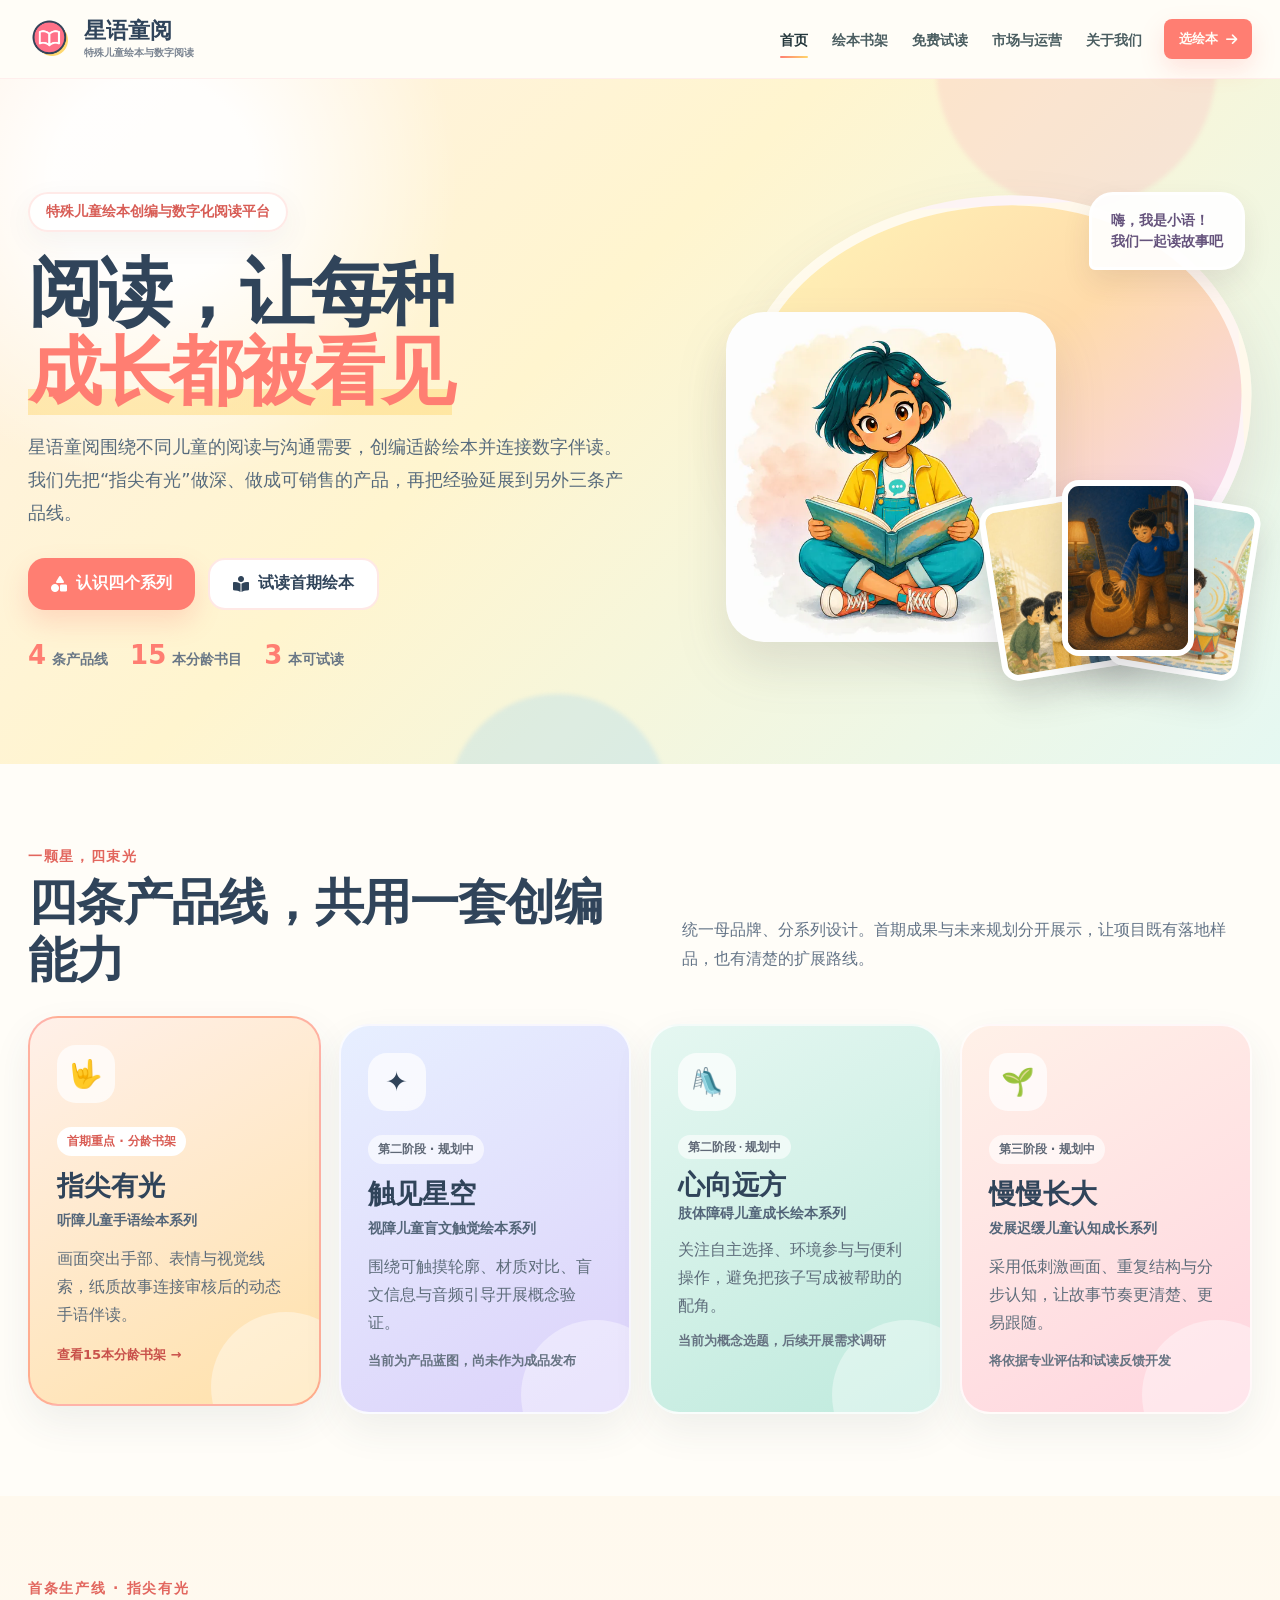
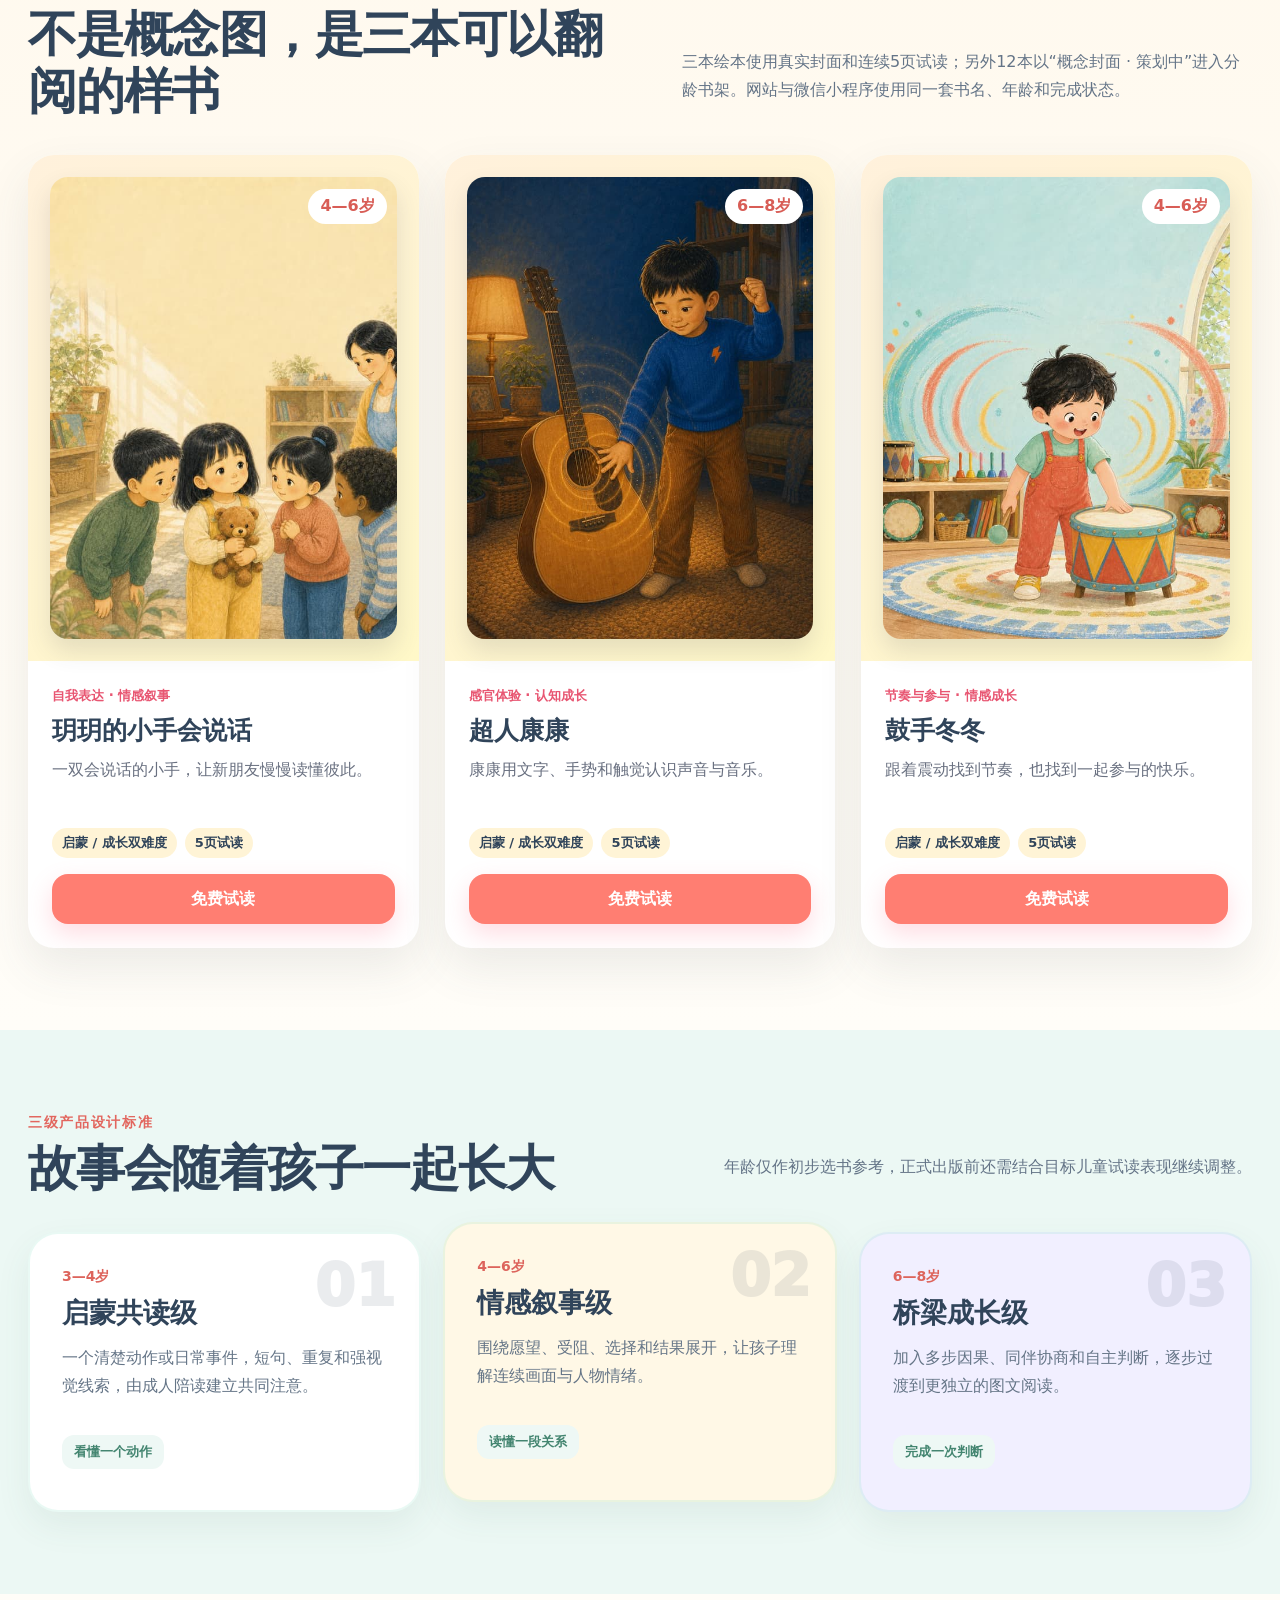
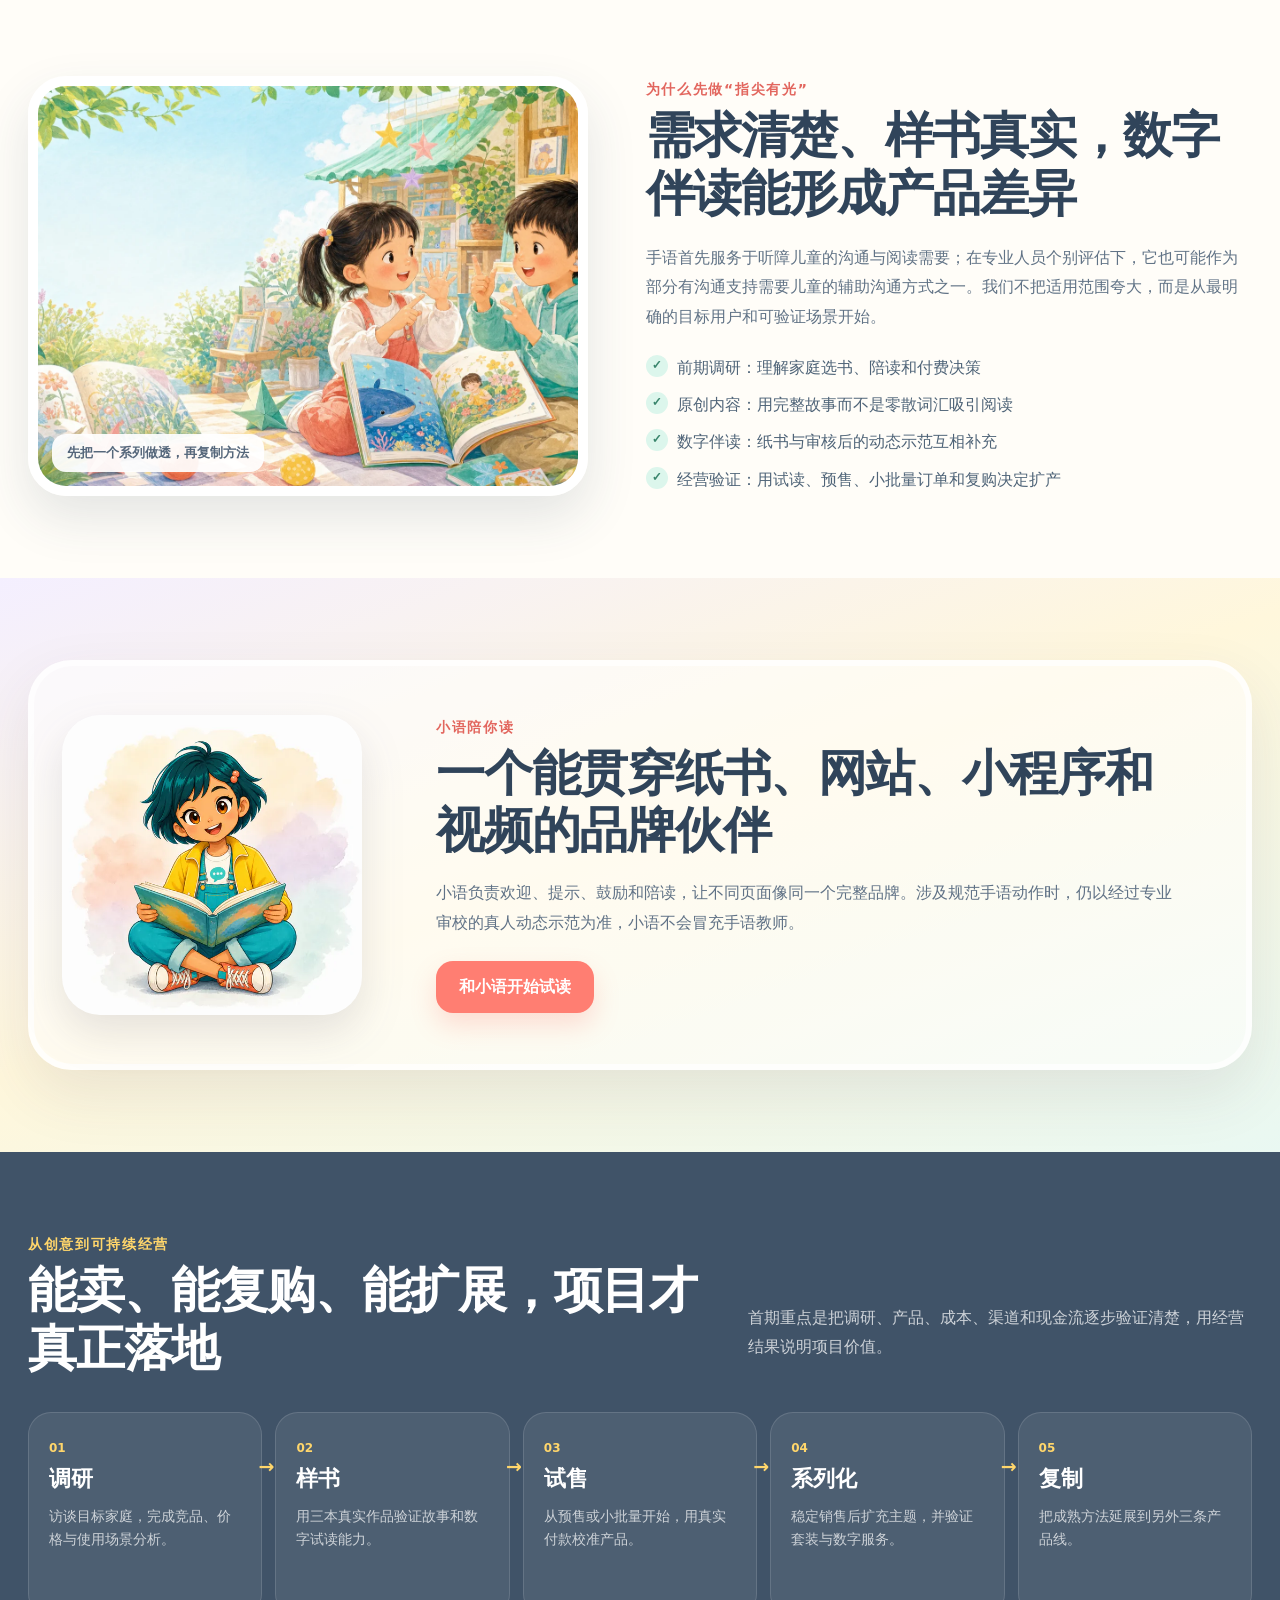
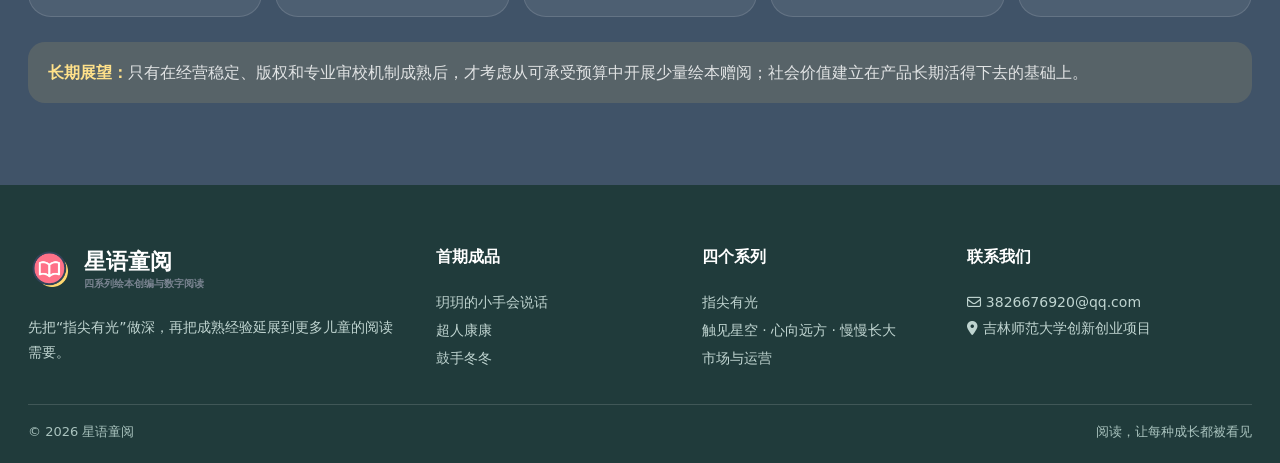
<file: index.html>
<!doctype html>
<html lang="zh-CN">
  <head>
    <meta charset="UTF-8" />
    <meta name="viewport" content="width=device-width, initial-scale=1.0" />
    <link rel="icon" type="image/png" href="./assets/xingyu-logo.png" />
    <meta name="description" content="星语童阅——特殊儿童绘本创编与数字化阅读平台。首期重点开发面向听障儿童的“指尖有光”系列，并规划触见星空、心向远方、慢慢长大三个系列。" />
    <title>星语童阅｜让每种成长都被看见</title>
    <link rel="stylesheet" href="https://cdnjs.cloudflare.com/ajax/libs/font-awesome/6.5.2/css/all.min.css" />
    <link rel="stylesheet" href="./assets/site-aU7IPruC.css" />
    <link rel="stylesheet" href="./assets/site-custom.css" />
    <script defer src="./assets/site-custom.js"></script>
  </head>
  <body>
    <div data-site-header></div>
    <main id="main-content" class="site-main">
      <section class="xy-hero">
        <div class="container xy-hero-grid">
          <div class="xy-hero-copy">
            <span class="xy-pill">特殊儿童绘本创编与数字化阅读平台</span>
            <h1>阅读，让每种<br /><em>成长都被看见</em></h1>
            <p>星语童阅围绕不同儿童的阅读与沟通需要，创编适龄绘本并连接数字伴读。我们先把“指尖有光”做深、做成可销售的产品，再把经验延展到另外三条产品线。</p>
            <div class="xy-actions">
              <a class="xy-btn primary" href="#series"><i class="fa-solid fa-shapes"></i>认识四个系列</a>
              <a class="xy-btn paper" href="./learn.html?book=yueyue"><i class="fa-solid fa-book-open-reader"></i>试读首期绘本</a>
            </div>
            <div class="xy-proof"><span><strong>4</strong> 条产品线</span><span><strong>15</strong> 本分龄书目</span><span><strong>3</strong> 本可试读</span></div>
          </div>
          <div class="xy-hero-world" aria-label="小语与指尖有光系列三本可试读绘本">
            <div class="xy-sun"></div>
            <img class="xy-mascot" src="./assets/xingya-mascot-v2.webp" alt="星语童阅陪读伙伴小语，盘腿阅读绘本" />
            <div class="xy-book-stack">
              <img src="./assets/books/yueyue/cover.jpg" alt="《玥玥的小手会说话》封面" />
              <img src="./assets/books/kangkang/cover.jpg" alt="《超人康康》封面" />
              <img src="./assets/books/dongdong/cover.jpg" alt="《鼓手冬冬》封面" />
            </div>
            <span class="xy-speech">嗨，我是小语！<br />我们一起读故事吧</span>
          </div>
        </div>
      </section>

      <section id="series" class="xy-section xy-series-section" aria-labelledby="series-title">
        <div class="container">
          <div class="xy-section-head">
            <div><span class="xy-eyebrow">一颗星，四束光</span><h2 id="series-title">四条产品线，共用一套创编能力</h2></div>
            <p>统一母品牌、分系列设计。首期成果与未来规划分开展示，让项目既有落地样品，也有清楚的扩展路线。</p>
          </div>
          <div class="xy-series-grid">
            <article class="xy-series-card light active-line"><span class="xy-series-icon">🤟</span><span class="xy-status done">首期重点 · 分龄书架</span><h3>指尖有光</h3><strong>听障儿童手语绘本系列</strong><p>画面突出手部、表情与视觉线索，纸质故事连接审核后的动态手语伴读。</p><a href="./books.html#finished">查看15本分龄书架 →</a></article>
            <article class="xy-series-card stars"><span class="xy-series-icon">✦</span><span class="xy-status">第二阶段 · 规划中</span><h3>触见星空</h3><strong>视障儿童盲文触觉绘本系列</strong><p>围绕可触摸轮廓、材质对比、盲文信息与音频引导开展概念验证。</p><span class="xy-plan-note">当前为产品蓝图，尚未作为成品发布</span></article>
            <article class="xy-series-card far"><span class="xy-series-icon">🛝</span><span class="xy-status">第二阶段 · 规划中</span><h3>心向远方</h3><strong>肢体障碍儿童成长绘本系列</strong><p>关注自主选择、环境参与与便利操作，避免把孩子写成被帮助的配角。</p><span class="xy-plan-note">当前为概念选题，后续开展需求调研</span></article>
            <article class="xy-series-card grow"><span class="xy-series-icon">🌱</span><span class="xy-status">第三阶段 · 规划中</span><h3>慢慢长大</h3><strong>发展迟缓儿童认知成长系列</strong><p>采用低刺激画面、重复结构与分步认知，让故事节奏更清楚、更易跟随。</p><span class="xy-plan-note">将依据专业评估和试读反馈开发</span></article>
          </div>
        </div>
      </section>

      <section id="finished" class="xy-section xy-finished" aria-labelledby="finished-title">
        <div class="container">
          <div class="xy-section-head">
            <div><span class="xy-eyebrow">首条生产线 · 指尖有光</span><h2 id="finished-title">不是概念图，是三本可以翻阅的样书</h2></div>
            <p>三本绘本使用真实封面和连续5页试读；另外12本以“概念封面 · 策划中”进入分龄书架。网站与微信小程序使用同一套书名、年龄和完成状态。</p>
          </div>
          <div class="real-book-grid">
            <article class="real-book-card"><a class="real-book-cover" href="./learn.html?book=yueyue"><img src="./assets/books/yueyue/cover.jpg" alt="《玥玥的小手会说话》封面" /><span>4—6岁</span></a><div class="real-book-body"><small>自我表达 · 情感叙事</small><h3>玥玥的小手会说话</h3><p>一双会说话的小手，让新朋友慢慢读懂彼此。</p><div class="book-meta"><span>启蒙 / 成长双难度</span><span>5页试读</span></div><div class="book-card-actions"><a class="kid-btn primary" href="./learn.html?book=yueyue">免费试读</a></div></div></article>
            <article class="real-book-card"><a class="real-book-cover" href="./learn.html?book=kangkang"><img src="./assets/books/kangkang/cover.jpg" alt="《超人康康》封面" /><span>6—8岁</span></a><div class="real-book-body"><small>感官体验 · 认知成长</small><h3>超人康康</h3><p>康康用文字、手势和触觉认识声音与音乐。</p><div class="book-meta"><span>启蒙 / 成长双难度</span><span>5页试读</span></div><div class="book-card-actions"><a class="kid-btn primary" href="./learn.html?book=kangkang">免费试读</a></div></div></article>
            <article class="real-book-card"><a class="real-book-cover" href="./learn.html?book=dongdong"><img src="./assets/books/dongdong/cover.jpg" alt="《鼓手冬冬》封面" /><span>4—6岁</span></a><div class="real-book-body"><small>节奏与参与 · 情感成长</small><h3>鼓手冬冬</h3><p>跟着震动找到节奏，也找到一起参与的快乐。</p><div class="book-meta"><span>启蒙 / 成长双难度</span><span>5页试读</span></div><div class="book-card-actions"><a class="kid-btn primary" href="./learn.html?book=dongdong">免费试读</a></div></div></article>
          </div>
        </div>
      </section>

      <section class="xy-section xy-levels" aria-labelledby="levels-title">
        <div class="container">
          <div class="xy-section-head"><div><span class="xy-eyebrow">三级产品设计标准</span><h2 id="levels-title">故事会随着孩子一起长大</h2></div><p>年龄仅作初步选书参考，正式出版前还需结合目标儿童试读表现继续调整。</p></div>
          <div class="xy-level-grid">
            <article><span class="xy-level-no">01</span><small>3—4岁</small><h3>启蒙共读级</h3><p>一个清楚动作或日常事件，短句、重复和强视觉线索，由成人陪读建立共同注意。</p><strong>看懂一个动作</strong></article>
            <article><span class="xy-level-no">02</span><small>4—6岁</small><h3>情感叙事级</h3><p>围绕愿望、受阻、选择和结果展开，让孩子理解连续画面与人物情绪。</p><strong>读懂一段关系</strong></article>
            <article><span class="xy-level-no">03</span><small>6—8岁</small><h3>桥梁成长级</h3><p>加入多步因果、同伴协商和自主判断，逐步过渡到更独立的图文阅读。</p><strong>完成一次判断</strong></article>
          </div>
        </div>
      </section>

      <section class="xy-section xy-first-line" aria-labelledby="why-title">
        <div class="container xy-two-col">
          <div class="xy-first-visual"><img src="./assets/hero-storyworld-v2-D0OdvRuG.webp" alt="两个孩子在明亮绘本空间中用清晰手势交流" /><span>先把一个系列做透，再复制方法</span></div>
          <div><span class="xy-eyebrow">为什么先做“指尖有光”</span><h2 id="why-title">需求清楚、样书真实，数字伴读能形成产品差异</h2><p>手语首先服务于听障儿童的沟通与阅读需要；在专业人员个别评估下，它也可能作为部分有沟通支持需要儿童的辅助沟通方式之一。我们不把适用范围夸大，而是从最明确的目标用户和可验证场景开始。</p><ul class="xy-checks"><li>前期调研：理解家庭选书、陪读和付费决策</li><li>原创内容：用完整故事而不是零散词汇吸引阅读</li><li>数字伴读：纸书与审核后的动态示范互相补充</li><li>经营验证：用试读、预售、小批量订单和复购决定扩产</li></ul></div>
        </div>
      </section>

      <section class="xy-section xy-xingya" aria-labelledby="xingya-title">
        <div class="container xy-xingya-card">
          <img src="./assets/xingya-mascot-v2.webp" alt="品牌陪读伙伴小语" />
          <div><span class="xy-eyebrow">小语陪你读</span><h2 id="xingya-title">一个能贯穿纸书、网站、小程序和视频的品牌伙伴</h2><p>小语负责欢迎、提示、鼓励和陪读，让不同页面像同一个完整品牌。涉及规范手语动作时，仍以经过专业审校的真人动态示范为准，小语不会冒充手语教师。</p><a class="xy-btn primary" href="./learn.html">和小语开始试读</a></div>
        </div>
      </section>

      <section class="xy-section xy-business" aria-labelledby="business-title">
        <div class="container">
          <div class="xy-section-head"><div><span class="xy-eyebrow">从创意到可持续经营</span><h2 id="business-title">能卖、能复购、能扩展，项目才真正落地</h2></div><p>首期重点是把调研、产品、成本、渠道和现金流逐步验证清楚，用经营结果说明项目价值。</p></div>
          <div class="xy-roadmap"><article><span>01</span><h3>调研</h3><p>访谈目标家庭，完成竞品、价格与使用场景分析。</p></article><article><span>02</span><h3>样书</h3><p>用三本真实作品验证故事和数字试读能力。</p></article><article><span>03</span><h3>试售</h3><p>从预售或小批量开始，用真实付款校准产品。</p></article><article><span>04</span><h3>系列化</h3><p>稳定销售后扩充主题，并验证套装与数字服务。</p></article><article><span>05</span><h3>复制</h3><p>把成熟方法延展到另外三条产品线。</p></article></div>
          <p class="xy-vision-note"><strong>长期展望：</strong>只有在经营稳定、版权和专业审校机制成熟后，才考虑从可承受预算中开展少量绘本赠阅；社会价值建立在产品长期活得下去的基础上。</p>
        </div>
      </section>
    </main>
    <div data-site-footer></div>
  </body>
</html>
</file>
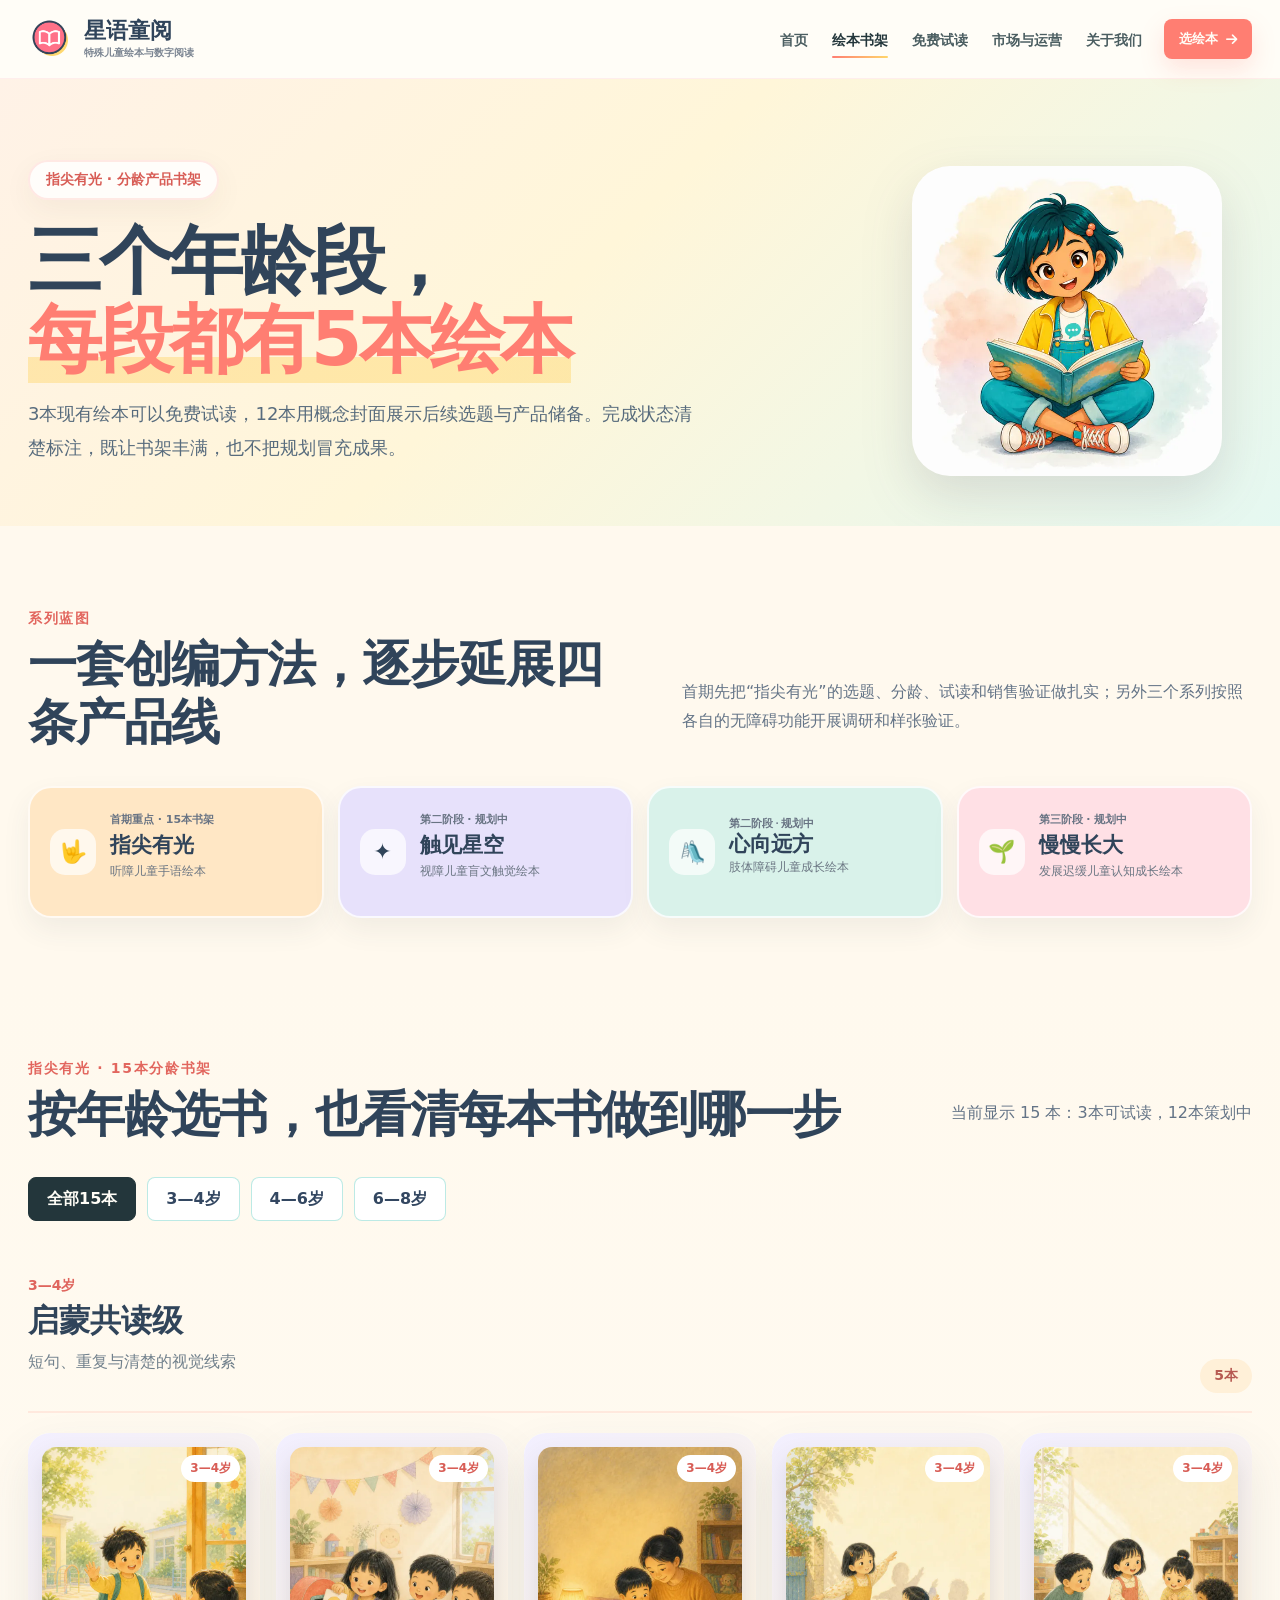
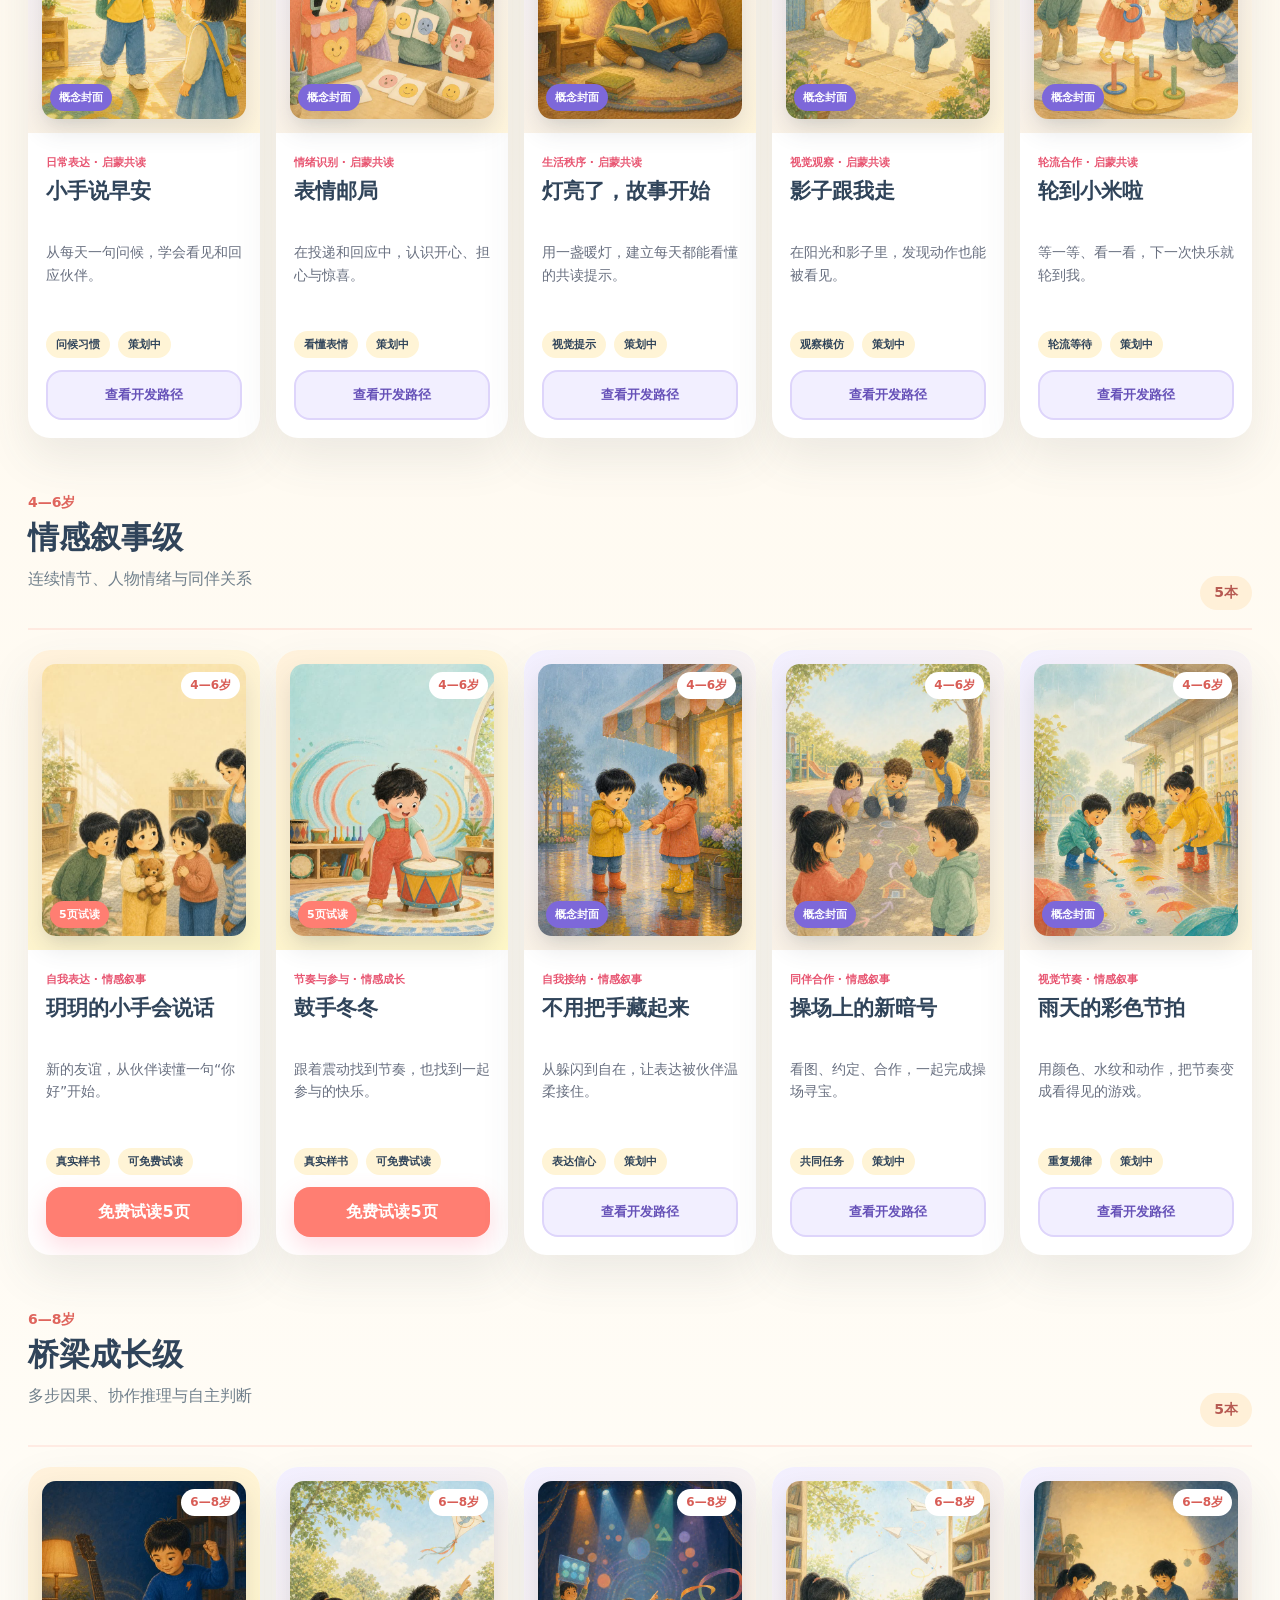
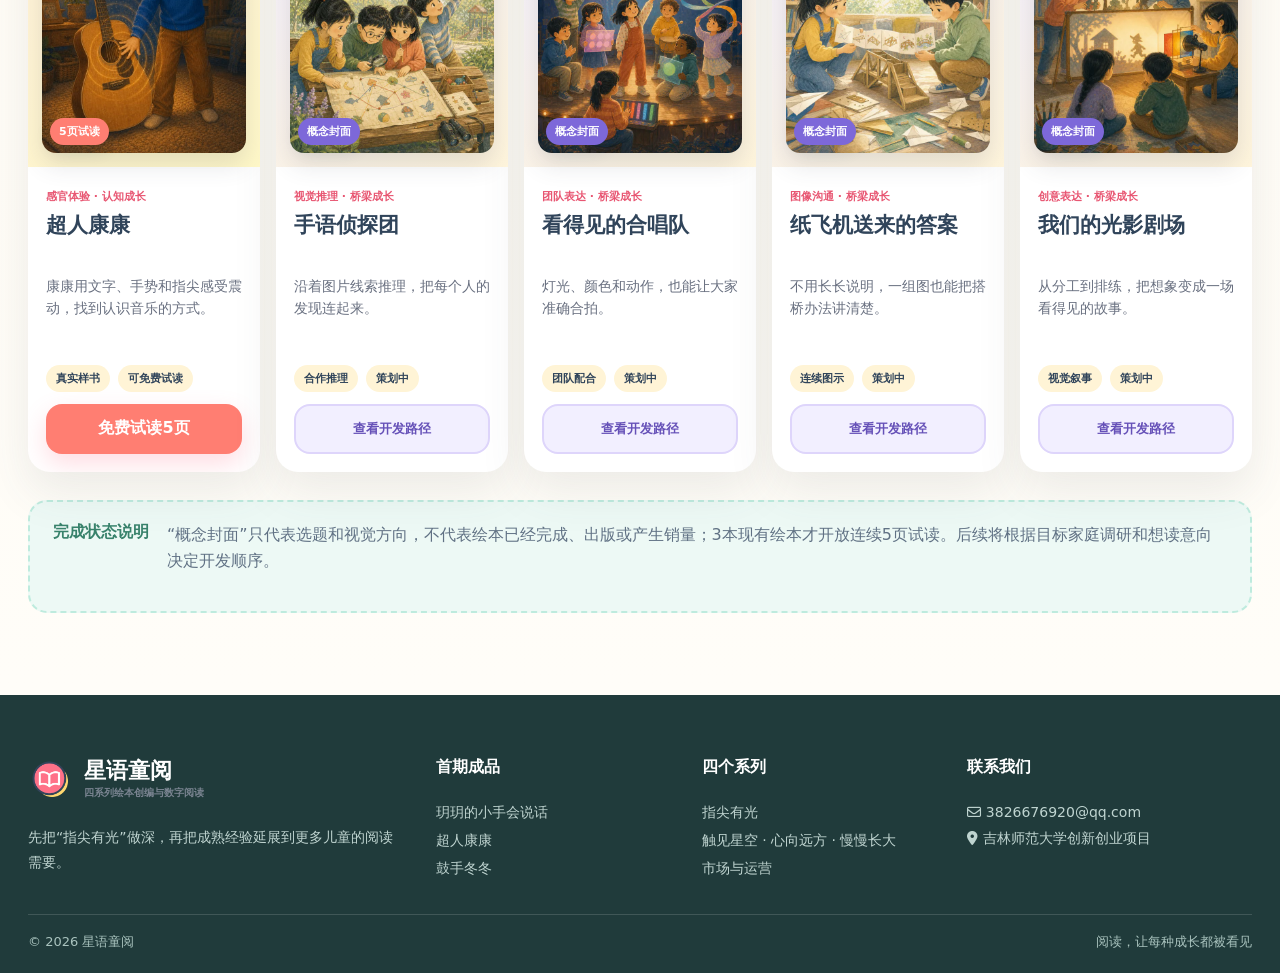
<file: books.html>
<!doctype html>
<html lang="zh-CN">
  <head>
    <meta charset="UTF-8" />
    <meta name="viewport" content="width=device-width, initial-scale=1.0" />
    <link rel="icon" type="image/png" href="./assets/xingyu-logo.png" />
    <meta name="description" content="星语童阅指尖有光分龄书架：3—4岁、4—6岁、6—8岁每个年龄段5本绘本，其中3本可免费试读，12本为概念封面与后续选题。" />
    <title>15本分龄绘本书架｜星语童阅</title>
    <link rel="stylesheet" href="https://cdnjs.cloudflare.com/ajax/libs/font-awesome/6.5.2/css/all.min.css" />
    <link rel="stylesheet" href="./assets/site-aU7IPruC.css" />
    <link rel="stylesheet" href="./assets/site-custom.css" />
    <script defer src="./assets/site-custom.js"></script>
  </head>
  <body>
    <div data-site-header></div>
    <main id="main-content" class="site-main">
      <section class="xy-library-hero">
        <div class="container xy-library-grid">
          <div>
            <span class="xy-pill">指尖有光 · 分龄产品书架</span>
            <h1>三个年龄段，<br /><em>每段都有5本绘本</em></h1>
            <p>3本现有绘本可以免费试读，12本用概念封面展示后续选题与产品储备。完成状态清楚标注，既让书架丰满，也不把规划冒充成果。</p>
          </div>
          <img src="./assets/xingya-mascot-v2.webp" alt="品牌陪读伙伴小语盘腿阅读绘本" />
        </div>
      </section>

      <section class="xy-section xy-compact" aria-labelledby="blueprint-title">
        <div class="container">
          <div class="xy-section-head">
            <div><span class="xy-eyebrow">系列蓝图</span><h2 id="blueprint-title">一套创编方法，逐步延展四条产品线</h2></div>
            <p>首期先把“指尖有光”的选题、分龄、试读和销售验证做扎实；另外三个系列按照各自的无障碍功能开展调研和样张验证。</p>
          </div>
          <div class="xy-mini-series">
            <article class="light"><span>🤟</span><div><small>首期重点 · 15本书架</small><h3>指尖有光</h3><p>听障儿童手语绘本</p></div></article>
            <article class="stars"><span>✦</span><div><small>第二阶段 · 规划中</small><h3>触见星空</h3><p>视障儿童盲文触觉绘本</p></div></article>
            <article class="far"><span>🛝</span><div><small>第二阶段 · 规划中</small><h3>心向远方</h3><p>肢体障碍儿童成长绘本</p></div></article>
            <article class="grow"><span>🌱</span><div><small>第三阶段 · 规划中</small><h3>慢慢长大</h3><p>发展迟缓儿童认知成长绘本</p></div></article>
          </div>
        </div>
      </section>

      <section id="finished" class="xy-section xy-finished xy-catalog" aria-labelledby="library-title">
        <div class="container">
          <div class="xy-section-head">
            <div><span class="xy-eyebrow">指尖有光 · 15本分龄书架</span><h2 id="library-title">按年龄选书，也看清每本书做到哪一步</h2></div>
            <p data-book-count aria-live="polite">当前显示 15 本：3本可试读，12本策划中</p>
          </div>
          <div class="filter-bar" aria-label="绘本年龄筛选">
            <button class="filter-chip active" type="button" data-book-filter="all">全部15本</button>
            <button class="filter-chip" type="button" data-book-filter="3-4">3—4岁</button>
            <button class="filter-chip" type="button" data-book-filter="4-6">4—6岁</button>
            <button class="filter-chip" type="button" data-book-filter="6-8">6—8岁</button>
          </div>

          <section class="age-catalog-group" data-age-group="3-4" aria-labelledby="age-3-4">
            <div class="age-catalog-head"><div><small>3—4岁</small><h3 id="age-3-4">启蒙共读级</h3><p>短句、重复与清楚的视觉线索</p></div><span>5本</span></div>
            <div class="age-catalog-grid">
              <article class="real-book-card concept-book-card" data-book-card data-age="3-4" data-topic="日常表达" data-book-state="planned"><div class="real-book-cover"><img src="./assets/books/planned/morning-greeting.webp" alt="《小手说早安》概念封面" /><span>3—4岁</span><b class="cover-state planned">概念封面</b></div><div class="real-book-body"><small>日常表达 · 启蒙共读</small><h3>小手说早安</h3><p>从每天一句问候，学会看见和回应伙伴。</p><div class="book-meta"><span>问候习惯</span><span>策划中</span></div><div class="book-card-actions"><a class="kid-btn concept" href="./public.html">查看开发路径</a></div></div></article>
              <article class="real-book-card concept-book-card" data-book-card data-age="3-4" data-topic="情绪识别" data-book-state="planned"><div class="real-book-cover"><img src="./assets/books/planned/emotion-postoffice.webp" alt="《表情邮局》概念封面" /><span>3—4岁</span><b class="cover-state planned">概念封面</b></div><div class="real-book-body"><small>情绪识别 · 启蒙共读</small><h3>表情邮局</h3><p>在投递和回应中，认识开心、担心与惊喜。</p><div class="book-meta"><span>看懂表情</span><span>策划中</span></div><div class="book-card-actions"><a class="kid-btn concept" href="./public.html">查看开发路径</a></div></div></article>
              <article class="real-book-card concept-book-card" data-book-card data-age="3-4" data-topic="生活秩序" data-book-state="planned"><div class="real-book-cover"><img src="./assets/books/planned/reading-light.webp" alt="《灯亮了，故事开始》概念封面" /><span>3—4岁</span><b class="cover-state planned">概念封面</b></div><div class="real-book-body"><small>生活秩序 · 启蒙共读</small><h3>灯亮了，故事开始</h3><p>用一盏暖灯，建立每天都能看懂的共读提示。</p><div class="book-meta"><span>视觉提示</span><span>策划中</span></div><div class="book-card-actions"><a class="kid-btn concept" href="./public.html">查看开发路径</a></div></div></article>
              <article class="real-book-card concept-book-card" data-book-card data-age="3-4" data-topic="视觉观察" data-book-state="planned"><div class="real-book-cover"><img src="./assets/books/planned/shadow-walk.webp" alt="《影子跟我走》概念封面" /><span>3—4岁</span><b class="cover-state planned">概念封面</b></div><div class="real-book-body"><small>视觉观察 · 启蒙共读</small><h3>影子跟我走</h3><p>在阳光和影子里，发现动作也能被看见。</p><div class="book-meta"><span>观察模仿</span><span>策划中</span></div><div class="book-card-actions"><a class="kid-btn concept" href="./public.html">查看开发路径</a></div></div></article>
              <article class="real-book-card concept-book-card" data-book-card data-age="3-4" data-topic="轮流合作" data-book-state="planned"><div class="real-book-cover"><img src="./assets/books/planned/xiaomi-turn.webp" alt="《轮到小米啦》概念封面" /><span>3—4岁</span><b class="cover-state planned">概念封面</b></div><div class="real-book-body"><small>轮流合作 · 启蒙共读</small><h3>轮到小米啦</h3><p>等一等、看一看，下一次快乐就轮到我。</p><div class="book-meta"><span>轮流等待</span><span>策划中</span></div><div class="book-card-actions"><a class="kid-btn concept" href="./public.html">查看开发路径</a></div></div></article>
            </div>
          </section>

          <section class="age-catalog-group" data-age-group="4-6" aria-labelledby="age-4-6">
            <div class="age-catalog-head"><div><small>4—6岁</small><h3 id="age-4-6">情感叙事级</h3><p>连续情节、人物情绪与同伴关系</p></div><span>5本</span></div>
            <div class="age-catalog-grid">
              <article class="real-book-card" data-book-card data-age="4-6" data-topic="自我表达" data-book-state="ready"><a class="real-book-cover" href="./learn.html?book=yueyue"><img src="./assets/books/yueyue/cover.jpg" alt="《玥玥的小手会说话》封面" /><span>4—6岁</span><b class="cover-state ready">5页试读</b></a><div class="real-book-body"><small>自我表达 · 情感叙事</small><h3>玥玥的小手会说话</h3><p>新的友谊，从伙伴读懂一句“你好”开始。</p><div class="book-meta"><span>真实样书</span><span>可免费试读</span></div><div class="book-card-actions"><a class="kid-btn primary" href="./learn.html?book=yueyue">免费试读5页</a></div></div></article>
              <article class="real-book-card" data-book-card data-age="4-6" data-topic="节奏与参与" data-book-state="ready"><a class="real-book-cover" href="./learn.html?book=dongdong"><img src="./assets/books/dongdong/cover.jpg" alt="《鼓手冬冬》封面" /><span>4—6岁</span><b class="cover-state ready">5页试读</b></a><div class="real-book-body"><small>节奏与参与 · 情感成长</small><h3>鼓手冬冬</h3><p>跟着震动找到节奏，也找到一起参与的快乐。</p><div class="book-meta"><span>真实样书</span><span>可免费试读</span></div><div class="book-card-actions"><a class="kid-btn primary" href="./learn.html?book=dongdong">免费试读5页</a></div></div></article>
              <article class="real-book-card concept-book-card" data-book-card data-age="4-6" data-topic="自我接纳" data-book-state="planned"><div class="real-book-cover"><img src="./assets/books/planned/hands-visible.webp" alt="《不用把手藏起来》概念封面" /><span>4—6岁</span><b class="cover-state planned">概念封面</b></div><div class="real-book-body"><small>自我接纳 · 情感叙事</small><h3>不用把手藏起来</h3><p>从躲闪到自在，让表达被伙伴温柔接住。</p><div class="book-meta"><span>表达信心</span><span>策划中</span></div><div class="book-card-actions"><a class="kid-btn concept" href="./public.html">查看开发路径</a></div></div></article>
              <article class="real-book-card concept-book-card" data-book-card data-age="4-6" data-topic="同伴合作" data-book-state="planned"><div class="real-book-cover"><img src="./assets/books/planned/playground-code.webp" alt="《操场上的新暗号》概念封面" /><span>4—6岁</span><b class="cover-state planned">概念封面</b></div><div class="real-book-body"><small>同伴合作 · 情感叙事</small><h3>操场上的新暗号</h3><p>看图、约定、合作，一起完成操场寻宝。</p><div class="book-meta"><span>共同任务</span><span>策划中</span></div><div class="book-card-actions"><a class="kid-btn concept" href="./public.html">查看开发路径</a></div></div></article>
              <article class="real-book-card concept-book-card" data-book-card data-age="4-6" data-topic="视觉节奏" data-book-state="planned"><div class="real-book-cover"><img src="./assets/books/planned/rainy-rhythm.webp" alt="《雨天的彩色节拍》概念封面" /><span>4—6岁</span><b class="cover-state planned">概念封面</b></div><div class="real-book-body"><small>视觉节奏 · 情感叙事</small><h3>雨天的彩色节拍</h3><p>用颜色、水纹和动作，把节奏变成看得见的游戏。</p><div class="book-meta"><span>重复规律</span><span>策划中</span></div><div class="book-card-actions"><a class="kid-btn concept" href="./public.html">查看开发路径</a></div></div></article>
            </div>
          </section>

          <section class="age-catalog-group" data-age-group="6-8" aria-labelledby="age-6-8">
            <div class="age-catalog-head"><div><small>6—8岁</small><h3 id="age-6-8">桥梁成长级</h3><p>多步因果、协作推理与自主判断</p></div><span>5本</span></div>
            <div class="age-catalog-grid">
              <article class="real-book-card" data-book-card data-age="6-8" data-topic="感官体验" data-book-state="ready"><a class="real-book-cover" href="./learn.html?book=kangkang"><img src="./assets/books/kangkang/cover.jpg" alt="《超人康康》封面" /><span>6—8岁</span><b class="cover-state ready">5页试读</b></a><div class="real-book-body"><small>感官体验 · 认知成长</small><h3>超人康康</h3><p>康康用文字、手势和指尖感受震动，找到认识音乐的方式。</p><div class="book-meta"><span>真实样书</span><span>可免费试读</span></div><div class="book-card-actions"><a class="kid-btn primary" href="./learn.html?book=kangkang">免费试读5页</a></div></div></article>
              <article class="real-book-card concept-book-card" data-book-card data-age="6-8" data-topic="视觉推理" data-book-state="planned"><div class="real-book-cover"><img src="./assets/books/planned/sign-detectives.webp" alt="《手语侦探团》概念封面" /><span>6—8岁</span><b class="cover-state planned">概念封面</b></div><div class="real-book-body"><small>视觉推理 · 桥梁成长</small><h3>手语侦探团</h3><p>沿着图片线索推理，把每个人的发现连起来。</p><div class="book-meta"><span>合作推理</span><span>策划中</span></div><div class="book-card-actions"><a class="kid-btn concept" href="./public.html">查看开发路径</a></div></div></article>
              <article class="real-book-card concept-book-card" data-book-card data-age="6-8" data-topic="团队表达" data-book-state="planned"><div class="real-book-cover"><img src="./assets/books/planned/visible-choir.webp" alt="《看得见的合唱队》概念封面" /><span>6—8岁</span><b class="cover-state planned">概念封面</b></div><div class="real-book-body"><small>团队表达 · 桥梁成长</small><h3>看得见的合唱队</h3><p>灯光、颜色和动作，也能让大家准确合拍。</p><div class="book-meta"><span>团队配合</span><span>策划中</span></div><div class="book-card-actions"><a class="kid-btn concept" href="./public.html">查看开发路径</a></div></div></article>
              <article class="real-book-card concept-book-card" data-book-card data-age="6-8" data-topic="图像沟通" data-book-state="planned"><div class="real-book-cover"><img src="./assets/books/planned/paper-plane-answer.webp" alt="《纸飞机送来的答案》概念封面" /><span>6—8岁</span><b class="cover-state planned">概念封面</b></div><div class="real-book-body"><small>图像沟通 · 桥梁成长</small><h3>纸飞机送来的答案</h3><p>不用长长说明，一组图也能把搭桥办法讲清楚。</p><div class="book-meta"><span>连续图示</span><span>策划中</span></div><div class="book-card-actions"><a class="kid-btn concept" href="./public.html">查看开发路径</a></div></div></article>
              <article class="real-book-card concept-book-card" data-book-card data-age="6-8" data-topic="创意表达" data-book-state="planned"><div class="real-book-cover"><img src="./assets/books/planned/light-shadow-theater.webp" alt="《我们的光影剧场》概念封面" /><span>6—8岁</span><b class="cover-state planned">概念封面</b></div><div class="real-book-body"><small>创意表达 · 桥梁成长</small><h3>我们的光影剧场</h3><p>从分工到排练，把想象变成一场看得见的故事。</p><div class="book-meta"><span>视觉叙事</span><span>策划中</span></div><div class="book-card-actions"><a class="kid-btn concept" href="./public.html">查看开发路径</a></div></div></article>
            </div>
          </section>

          <div class="xy-library-note"><strong>完成状态说明</strong><p>“概念封面”只代表选题和视觉方向，不代表绘本已经完成、出版或产生销量；3本现有绘本才开放连续5页试读。后续将根据目标家庭调研和想读意向决定开发顺序。</p></div>
        </div>
      </section>
    </main>
    <div data-site-footer></div>
  </body>
</html>
</file>
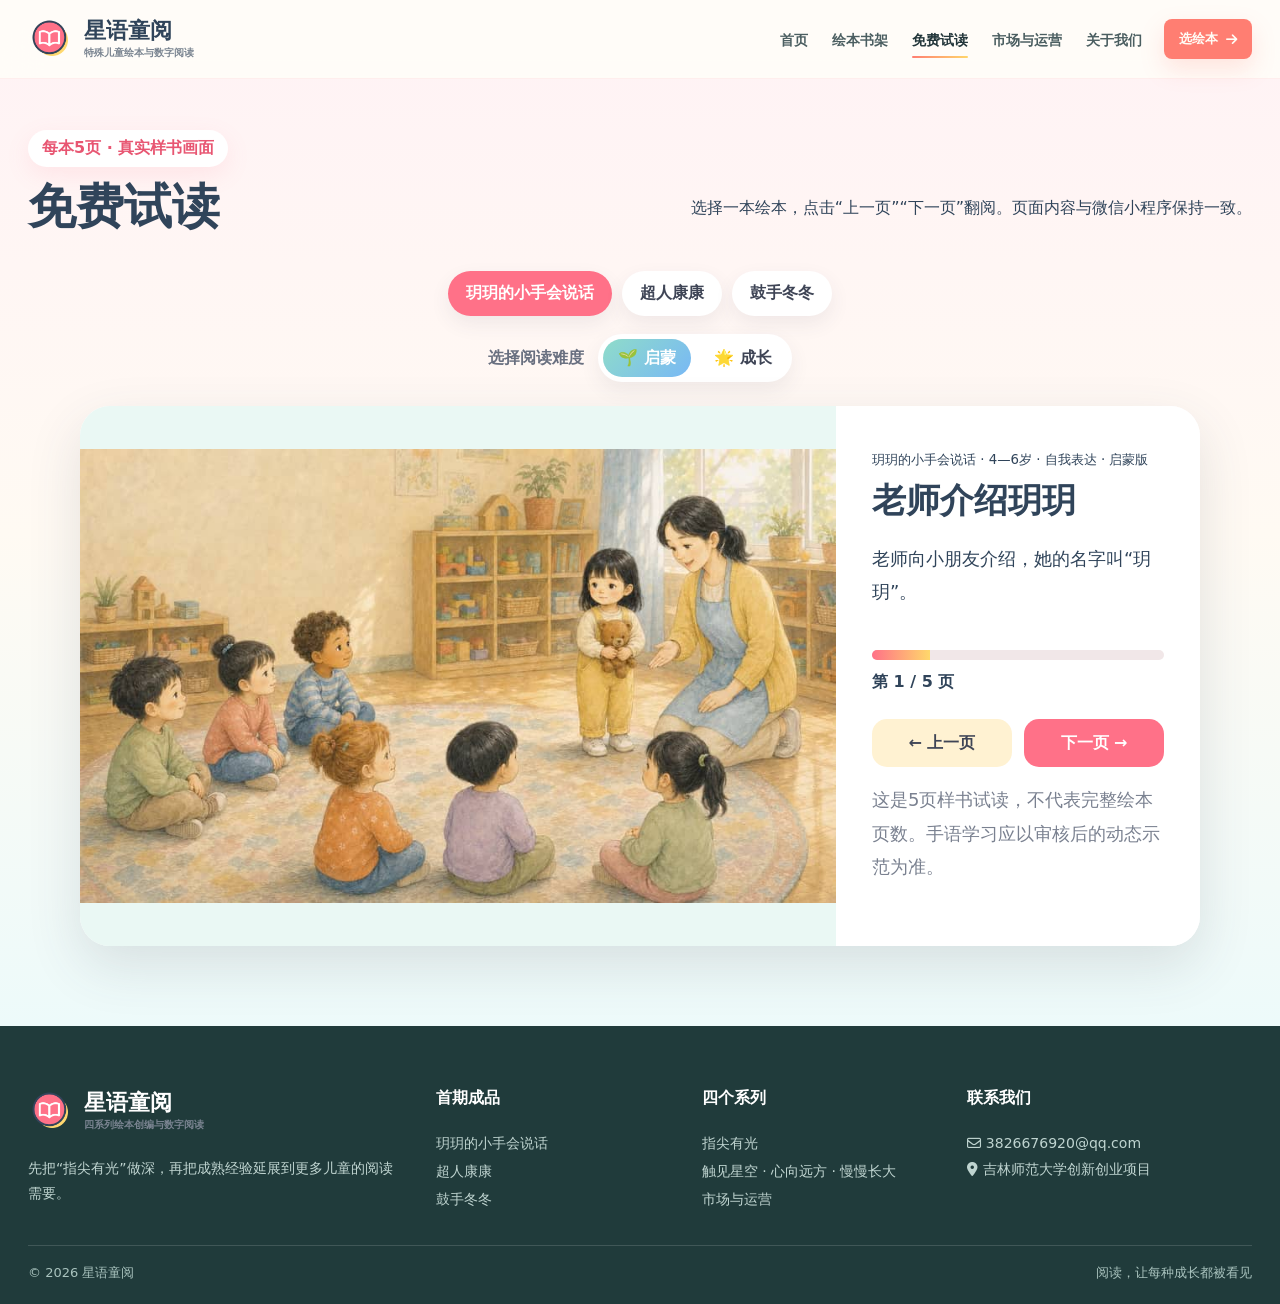
<file: learn.html>
<!doctype html>
<html lang="zh-CN">
  <head>
    <meta charset="UTF-8" />
    <meta name="viewport" content="width=device-width, initial-scale=1.0" />
    <link rel="icon" type="image/png" href="./assets/xingyu-logo.png" />
    <meta name="description" content="免费试读星语童阅《玥玥的小手会说话》《超人康康》《鼓手冬冬》三本绘本的真实样书页面。" />
    <title>免费试读｜星语童阅</title>
    <link rel="stylesheet" href="https://cdnjs.cloudflare.com/ajax/libs/font-awesome/6.5.2/css/all.min.css" />
    <link rel="stylesheet" href="./assets/site-aU7IPruC.css" />
    <link rel="stylesheet" href="./assets/site-custom.css" />
    <script defer src="./assets/site-custom.js"></script>
  </head>
  <body>
    <div data-site-header></div>
    <main id="main-content" class="site-main reader-shell">
      <div class="container">
        <div class="kid-section-head">
          <div><span class="kid-kicker">每本5页 · 真实样书画面</span><h2>免费试读</h2></div>
          <p>选择一本绘本，点击“上一页”“下一页”翻阅。页面内容与微信小程序保持一致。</p>
        </div>
        <div class="reader-tabs" role="tablist" aria-label="选择绘本">
          <button class="reader-tab" type="button" data-book="yueyue">玥玥的小手会说话</button>
          <button class="reader-tab" type="button" data-book="kangkang">超人康康</button>
          <button class="reader-tab" type="button" data-book="dongdong">鼓手冬冬</button>
        </div>
        <div class="reader-level-control" aria-label="选择阅读难度">
          <strong>选择阅读难度</strong>
          <div class="reader-level-buttons" role="group" aria-label="阅读难度">
            <button class="reader-level active" type="button" data-level="starter" aria-pressed="true">🌱 启蒙</button>
            <button class="reader-level" type="button" data-level="growth" aria-pressed="false">🌟 成长</button>
          </div>
        </div>
        <article class="reader-card" aria-live="polite">
          <div class="reader-picture"><img id="reader-image" alt="" /></div>
          <div class="reader-copy">
            <small id="reader-meta"></small>
            <h1 id="reader-title"></h1>
            <p id="reader-text"></p>
            <div class="reader-progress" aria-hidden="true"><span id="reader-progress"></span></div>
            <strong id="reader-count"></strong>
            <div class="reader-nav"><button id="reader-prev" type="button">← 上一页</button><button id="reader-next" type="button">下一页 →</button></div>
            <p class="reader-note">这是5页样书试读，不代表完整绘本页数。手语学习应以审核后的动态示范为准。</p>
          </div>
        </article>
      </div>
    </main>
    <div data-site-footer></div>
    <script>
      const picturebooks = {
        yueyue: {
          title: "玥玥的小手会说话", age: "4—6岁", topic: "自我表达",
          pages: [
            ["老师介绍玥玥", "老师向小朋友介绍，她的名字叫“玥玥”。", "老师向小朋友介绍，她的名字叫“玥玥”。", "./assets/books/yueyue/page-1.jpg"],
            ["认真的小老师", "玥玥可真是个认真的“小老师”！", "玥玥可真是个认真的“小老师”！老师再次朝她竖起大拇指。", "./assets/books/yueyue/page-2.jpg"],
            ["小手说你好", "玥玥竖起大拇指，轻轻点动一下。", "玥玥先用食指在身前从左向右划出一个大圈，然后竖起大拇指，轻轻点动一下。", "./assets/books/yueyue/page-3.jpg"],
            ["大家都笑了", "这回玥玥笑了，小朋友也笑了。", "小朋友们读懂了玥玥的表达，也用自己的小手回应她。这回玥玥笑了，小朋友也笑了。", "./assets/books/yueyue/page-4.jpg"],
            ["好多话都能听懂", "以后，玥玥用她的小手说了好多话。", "以后的日子里，玥玥用她的小手说了好多话，而且她说的话，所有人都能听懂。", "./assets/books/yueyue/page-5.jpg"]
          ]
        },
        kangkang: {
          title: "超人康康", age: "6—8岁", topic: "感官体验",
          pages: [
            ["超人康康", "我叫康康，今年六岁了。", "我叫康康，今年六岁了。妈妈常常叫我“超人康康”。", "./assets/books/kangkang/page-1.jpg"],
            ["识字超人", "我认识了好多汉字，也记住了好多手势。", "我很快认识了好多汉字，也记住了好多手势。妈妈直夸我是“识字超人”。", "./assets/books/kangkang/page-2.jpg"],
            ["手也能感受声音", "声音带来的震动，也能被我的手感受到。", "我明白了，声音带来的震动，也能被我的手感受到。", "./assets/books/kangkang/page-3.jpg"],
            ["摸一摸吉他", "我把手指贴在吉他上。", "我坐在爸爸的怀里，把手指贴在吉他上。轻轻的震动从指尖传过来。", "./assets/books/kangkang/page-4.jpg"],
            ["我是超人康康", "当然了，毕竟我是“超人康康”！", "我能用文字、手势和小手感受世界。当然了，毕竟我是“超人康康”！", "./assets/books/kangkang/page-5.jpg"]
          ]
        },
        dongdong: {
          title: "鼓手冬冬", age: "4—6岁", topic: "节奏与参与",
          pages: [
            ["我是冬冬", "我叫冬冬，今年五岁。", "我叫冬冬，今年五岁，是春芽幼儿园大班的小朋友。", "./assets/books/dongdong/page-1.jpg"],
            ["自己的方法", "我也可以用自己的方法认识世界。", "有人用耳朵听，有人用眼睛看。我也可以用自己的方法认识世界。", "./assets/books/dongdong/page-2.jpg"],
            ["奇妙的震动", "我把手放在大音箱上，指尖传来一阵震动。", "我把手放在大音箱上，指尖忽然传来一阵震动。这感觉，真奇妙！", "./assets/books/dongdong/page-3.jpg"],
            ["一手音箱，一手小鼓", "我一只手摸着音箱，另一只手拍响小鼓。", "我一只手摸着音箱，另一只手拍响小鼓。小鼓也在震动，快乐像一颗小太阳跳进心里。", "./assets/books/dongdong/page-4.jpg"],
            ["歌声里有我的鼓点", "咚！咚！咚！歌声里有我的鼓点。", "咚！咚！咚！歌声里有我的鼓点，也有我的快乐。", "./assets/books/dongdong/page-5.jpg"]
          ]
        }
      };

      const requested = new URLSearchParams(location.search).get("book");
      let currentBook = picturebooks[requested] ? requested : "yueyue";
      let pageIndex = 0;
      let currentLevel = "starter";
      const image = document.querySelector("#reader-image");
      const meta = document.querySelector("#reader-meta");
      const title = document.querySelector("#reader-title");
      const text = document.querySelector("#reader-text");
      const count = document.querySelector("#reader-count");
      const progress = document.querySelector("#reader-progress");

      function render() {
        const book = picturebooks[currentBook];
        const page = book.pages[pageIndex];
        image.src = page[3];
        image.alt = `《${book.title}》试读第${pageIndex + 1}页：${page[0]}`;
        meta.textContent = `${book.title} · ${book.age} · ${book.topic} · ${currentLevel === "starter" ? "启蒙版" : "成长版"}`;
        title.textContent = page[0];
        text.textContent = page[currentLevel === "starter" ? 1 : 2];
        count.textContent = `第 ${pageIndex + 1} / ${book.pages.length} 页`;
        progress.style.width = `${((pageIndex + 1) / book.pages.length) * 100}%`;
        document.querySelector("#reader-prev").disabled = pageIndex === 0;
        document.querySelector("#reader-next").textContent = pageIndex === book.pages.length - 1 ? "回到第一页 ↻" : "下一页 →";
        document.querySelectorAll(".reader-tab").forEach((tab) => tab.classList.toggle("active", tab.dataset.book === currentBook));
        document.querySelectorAll(".reader-level").forEach((button) => {
          const active = button.dataset.level === currentLevel;
          button.classList.toggle("active", active);
          button.setAttribute("aria-pressed", String(active));
        });
        document.title = `${book.title}试读｜星语童阅`;
      }

      document.querySelectorAll(".reader-tab").forEach((tab) => tab.addEventListener("click", () => {
        currentBook = tab.dataset.book;
        pageIndex = 0;
        history.replaceState(null, "", `?book=${currentBook}`);
        render();
      }));
      document.querySelectorAll(".reader-level").forEach((button) => button.addEventListener("click", () => {
        currentLevel = button.dataset.level;
        render();
      }));
      document.querySelector("#reader-prev").addEventListener("click", () => { if (pageIndex > 0) pageIndex -= 1; render(); });
      document.querySelector("#reader-next").addEventListener("click", () => { pageIndex = pageIndex === picturebooks[currentBook].pages.length - 1 ? 0 : pageIndex + 1; render(); });
      render();
    </script>
  </body>
</html>
</file>
<file: assets/site-aU7IPruC.css>
:root{--sky-main:#30bfae;--blue:#6877e8;--blue-deep:#334761;--yellow:#ff8178;--mint:#30bfae;--coral:#ff8178;--violet:#786ee8;--sun:#ffd56a;--bg:#f2fbf9;--ink:#17363a;--muted:#5d7578;--white:#fff;--line:#30bfae33;--shadow:0 14px 34px #2f69651a;--shadow-lift:0 22px 46px #2f69652b}*{box-sizing:border-box}html{scroll-behavior:smooth}body{min-width:320px;color:var(--ink);background:var(--bg);margin:0;font-family:Microsoft YaHei,PingFang SC,system-ui,-apple-system,BlinkMacSystemFont,Segoe UI,sans-serif}body.modal-open{overflow:hidden}img,video{max-width:100%;display:block}button,input,select,textarea{font:inherit}a{color:inherit;text-decoration:none}p{line-height:1.8}h1,h2,h3,p{margin-top:0}h1,h2,h3,.brand-name{letter-spacing:0}a,button,input,select,textarea,.card{transition:color .22s,background-color .22s,border-color .22s,box-shadow .22s,transform .22s,opacity .22s}a:focus-visible,button:focus-visible,input:focus-visible,select:focus-visible,textarea:focus-visible{outline:3px solid var(--sun);outline-offset:3px}.skip-link{z-index:100;color:#fff;background:var(--ink);border-radius:10px;padding:11px 16px;font-weight:800;position:fixed;top:12px;left:16px;transform:translateY(-90px)}.skip-link:focus{transform:translateY(0)}body .container{width:min(1440px,100% - 48px);max-width:none;margin-inline:auto}.section-band{border-block:1px solid var(--line);background:#e8f7f3}.section-heading{text-align:center;max-width:850px;margin:0 auto 38px}.section-heading.align-left{text-align:left;max-width:none;margin-inline:0}.eyebrow{color:#458158;margin-bottom:10px;font-size:14px;font-weight:900}.section-heading h2{margin-bottom:14px;font-size:clamp(30px,3.2vw,46px);line-height:1.2}.section-heading p{color:var(--muted);margin-bottom:0;font-size:17px}.card{box-shadow:var(--shadow);background:#fff;border:1px solid #30bfae24;border-radius:16px}.card-rise{opacity:0;transform:translateY(26px)}.card-rise.is-visible{opacity:1;transform:translateY(0)}.icon-box{width:58px;height:58px;color:var(--violet);background:#eeecff;border-radius:16px;flex:none;place-items:center;font-size:24px;display:grid}.icon-box.yellow{color:#d95751;background:#fff0ee}.icon-box.coral{color:#e35f58;background:#fff0ee}.icon-box.teal{color:#168f82;background:#e3f8f4}.icon-box.violet{color:#6358d8;background:#eeecff}.btn{cursor:pointer;border:1px solid #0000;border-radius:12px;justify-content:center;align-items:center;gap:9px;min-height:46px;padding:0 20px;font-weight:800;display:inline-flex}.btn:hover{transform:translateY(-2px)}.btn-primary{color:#fff;background:var(--violet);box-shadow:0 10px 24px #786ee838}.btn-sky{color:#fff;background:var(--mint)}.btn-yellow{color:#fff;background:var(--coral)}.btn-danger{color:#d95c4c;background:#fff0ed}.btn-icon{border:1px solid var(--line);width:44px;height:44px;color:var(--ink);cursor:pointer;background:#fafdffdb;border-radius:12px;place-items:center;padding:0;display:grid}.site-header{z-index:60;border-bottom:1px solid var(--line);-webkit-backdrop-filter:blur(16px);backdrop-filter:blur(16px);background:#fffffff5;position:fixed;inset:0 0 auto}.site-nav{justify-content:space-between;align-items:center;gap:24px;height:76px;display:flex}.brand{white-space:nowrap;align-items:center;gap:11px;display:inline-flex}.brand-mark{width:42px;height:42px;position:relative}.brand-mark:before,.brand-mark:after,.brand-mark span{content:"";border-radius:12px;position:absolute;transform:rotate(45deg)}.brand-mark:before{background:var(--mint);inset:2px 14px 14px 2px}.brand-mark:after{background:var(--violet);inset:2px 2px 14px 14px}.brand-mark span{background:var(--coral);inset:14px 8px 2px}.brand-name{font-size:24px;font-weight:950}.desktop-nav{align-items:center;gap:3px;display:flex}.nav-link{color:#40576d;padding:26px 14px 24px;font-size:15px;font-weight:800;position:relative}.nav-link:after{background:var(--mint);content:"";opacity:0;border-radius:999px;height:3px;position:absolute;bottom:15px;left:14px;right:14px;transform:scaleX(.3)}.nav-link.active:after{opacity:1;transform:scaleX(1)}.menu-toggle{display:none}.mobile-nav{border-top:1px solid var(--line);padding:10px 24px 18px;display:none}.mobile-nav.open{display:grid}.mobile-nav a{color:#40576d;border-radius:12px;padding:12px 14px;font-weight:800}.mobile-nav a:hover,.mobile-nav a.active{color:#138476;background:#e5f7f3}.page-hero{border-bottom:1px solid var(--line);background:#bfece4;padding:68px 0 58px;position:relative;overflow:hidden}.page-hero:before,.page-hero:after{display:none}.hero-grid{z-index:1;grid-template-columns:minmax(0,1.08fr) minmax(360px,.92fr);align-items:center;gap:clamp(34px,6vw,86px);display:grid;position:relative}.hero-copy{max-width:810px}.project-fullname{color:#275b57;background:#ffffff94;border:1px solid #ffffff6b;border-radius:10px;margin-bottom:18px;padding:8px 12px;font-size:13px;font-weight:900;display:inline-flex}.page-hero h1{color:#17363a;text-shadow:none;margin-bottom:18px;font-size:clamp(38px,4.8vw,68px);line-height:1.12}.page-hero .hero-lead{color:#335f5b;max-width:760px;margin-bottom:28px;font-size:clamp(17px,1.5vw,21px);font-weight:700}.hero-actions{flex-wrap:wrap;gap:12px;display:flex}.hero-media{background:#ffffff6b;border-radius:16px;min-height:370px;position:relative;overflow:hidden;box-shadow:0 24px 46px #2b6d6624}.hero-media img{object-fit:cover;width:100%;height:100%;min-height:370px}.hero-media .media-badge{color:#275b57;background:#fffffff0;border-radius:12px;padding:10px 14px;font-size:13px;font-weight:900;position:absolute;bottom:18px;right:18px}.subpage-hero{padding:50px 0}.subpage-hero .hero-grid{grid-template-columns:1fr .66fr}.subpage-hero .hero-media,.subpage-hero .hero-media img{min-height:260px}.book-hero-media,.subpage-hero .book-hero-media{height:200px;min-height:200px}.book-hero-media img,.subpage-hero .book-hero-media img{object-fit:cover;object-position:top;height:100%;min-height:0}.feature-grid{grid-template-columns:repeat(4,minmax(0,1fr));gap:20px;display:grid}.feature-card{min-height:245px;padding:28px}.feature-card h3{margin:24px 0 10px;font-size:21px}.feature-card p{color:var(--muted);margin-bottom:0}.three-grid{grid-template-columns:repeat(3,minmax(0,1fr));gap:20px;display:grid}.two-grid{grid-template-columns:repeat(2,minmax(0,1fr));gap:22px;display:grid}.six-grid{grid-template-columns:repeat(3,minmax(0,1fr));gap:20px;display:grid}.product-line-grid .feature-card{flex-direction:column;align-items:flex-start;min-height:300px;display:flex}.product-tag,.metric-chip,.margin-note{border-radius:999px;align-items:center;width:fit-content;font-size:12px;font-weight:900;display:inline-flex}.product-tag{color:#276760;background:#e3f7f3;margin-top:22px;padding:6px 10px}.product-line-grid .feature-card h3{margin-top:12px}.text-link{color:#5d54c9;align-items:center;gap:8px;margin-top:auto;font-weight:900;display:inline-flex}.hero-proof{color:#2c625d;flex-wrap:wrap;gap:10px 18px;margin-top:24px;font-size:13px;font-weight:900;display:flex}.hero-proof i{color:#198f80;margin-right:5px}.market-split{grid-template-columns:minmax(0,.92fr) minmax(420px,1.08fr);align-items:center;gap:clamp(36px,7vw,96px);display:grid}.need-list,.finding-list{gap:14px;display:grid}.need-item{border-left:5px solid var(--coral);box-shadow:var(--shadow);background:#fff;border-radius:12px;grid-template-columns:132px 1fr;align-items:center;gap:18px;padding:20px 22px;display:grid}.need-item:nth-child(2){border-left-color:var(--mint)}.need-item:nth-child(3){border-left-color:var(--violet)}.need-item strong{font-size:18px}.need-item span,.finding-item span{color:var(--muted);line-height:1.7}.business-note{background:#f1efff;border:1px solid #786ee82e;border-radius:16px;align-items:flex-start;gap:20px;max-width:980px;margin:28px auto 0;padding:24px 28px;display:flex}.business-note strong{margin-bottom:6px;font-size:20px;display:block}.business-note p{color:var(--muted);margin:0}.research-grid{grid-template-columns:repeat(2,minmax(0,1fr));gap:20px;display:grid}.research-card{grid-template-columns:54px 1fr;gap:18px;padding:26px;display:grid}.research-index{color:#fff;background:var(--violet);border-radius:14px;place-items:center;width:54px;height:54px;font-weight:950;display:grid}.research-card:nth-child(2) .research-index,.research-card:nth-child(4) .research-index{background:var(--mint)}.research-card h3{margin-bottom:8px;font-size:21px}.research-card p{color:var(--muted);margin-bottom:14px}.metric-chip{color:#28655f;background:#e8f8f5;padding:7px 10px}.finding-item{box-shadow:var(--shadow);background:#fff;border-radius:14px;align-items:flex-start;gap:14px;padding:18px 20px;display:flex}.finding-item i{color:var(--coral);margin-top:4px}.finding-item strong,.finding-item span{display:block}.finding-item strong{margin-bottom:4px}.revenue-grid{grid-template-columns:repeat(4,minmax(0,1fr));gap:18px;display:grid}.price-card{flex-direction:column;min-height:330px;padding:26px;display:flex}.price-card.featured{border:2px solid var(--mint);background:#f2fffc;transform:translateY(-8px)}.price-kicker{color:#548a84;font-size:12px;font-weight:950}.price-card h3{margin:12px 0 16px;font-size:23px}.price-range{color:#5f56cb;font-size:31px;line-height:1.1}.price-range small{color:var(--muted);font-size:13px}.price-card p{color:var(--muted)}.margin-note{color:#a54440;background:#fff0ee;margin-top:auto;padding:7px 10px}.cost-bars{gap:0;display:grid;overflow:hidden}.cost-row{border-bottom:1px solid var(--line);justify-content:space-between;align-items:center;gap:20px;padding:19px 22px;display:flex}.cost-row:last-child{border-bottom:0}.cost-row strong{color:#5f56cb;text-align:right}.roadmap-grid{grid-template-columns:repeat(4,minmax(0,1fr));gap:16px;display:grid}.roadmap-card{border-top:5px solid var(--mint);min-height:240px;box-shadow:var(--shadow);background:#fff;border-radius:16px;padding:26px}.roadmap-card:nth-child(2){border-top-color:var(--coral)}.roadmap-card:nth-child(3){border-top-color:var(--violet)}.roadmap-card.vision{border-top-color:var(--sun);background:#fffdf2}.roadmap-card small{color:#4a817b;font-weight:950}.roadmap-card h3{margin:14px 0 8px}.roadmap-card p{color:var(--muted);margin:0}.info-card{padding:28px}.info-card h3{margin:18px 0 10px;font-size:22px}.info-card p{color:var(--muted);margin-bottom:0}.flow-strip{box-shadow:var(--shadow);background:#fafdffb8;border-radius:16px;grid-template-columns:repeat(5,minmax(0,1fr));gap:12px;padding:20px;display:grid}.flow-step{border:1px solid var(--line);background:#fff;border-radius:16px;min-height:138px;padding:20px;position:relative}.flow-step:not(:last-child):after{z-index:2;color:#fff;background:var(--coral);content:"";border-radius:50%;place-items:center;width:24px;height:24px;font-family:"Font Awesome 6 Free";font-size:12px;font-weight:900;display:grid;position:absolute;top:50%;right:-11px;transform:translateY(-50%)}.flow-step small{color:#4b817b;margin-bottom:8px;font-weight:900;display:block}.flow-step strong{font-size:18px;line-height:1.45}.stats-grid{grid-template-columns:repeat(4,minmax(0,1fr));gap:18px;display:grid}.stat-card{text-align:center;padding:28px 20px}.stat-number{color:var(--violet);font-size:clamp(38px,4vw,58px);font-weight:950;line-height:1;display:block}.stat-label{color:var(--muted);margin-top:11px;font-weight:800;display:block}.filter-bar{flex-wrap:wrap;gap:11px;margin-bottom:28px;display:flex}.filter-chip{min-height:44px;color:var(--blue-deep);cursor:pointer;background:#fff;border:1px solid #30bfae52;border-radius:14px;padding:0 18px;font-weight:800}.book-grid{grid-template-columns:repeat(5,minmax(0,1fr));gap:18px;display:grid}.book-card{min-width:0;padding:14px}.book-card[hidden]{display:none}.book-cover{aspect-ratio:.92;background:#d9f0ff;border-radius:12px;position:relative;overflow:hidden}.book-cover .reference-crop{-webkit-user-select:none;user-select:none;pointer-events:none;width:805.65%;max-width:none;height:auto;position:absolute;top:0;left:0}.cover-1 .reference-crop{transform:translate(-6.92%,-35.73%)}.cover-2 .reference-crop{transform:translate(-25.35%,-35.73%)}.cover-3 .reference-crop{transform:translate(-43.73%,-35.34%)}.cover-4 .reference-crop{transform:translate(-62.11%,-35.57%)}.cover-5 .reference-crop{transform:translate(-80.44%,-35.65%)}.book-level{color:var(--blue-deep);background:#fafdffeb;border-radius:9px;padding:6px 9px;font-size:11px;font-weight:900;position:absolute;top:10px;left:10px}.book-body h3{min-height:48px;margin-bottom:6px;font-size:18px;line-height:1.35}.book-body p{min-height:50px;color:var(--muted);margin-bottom:14px;font-size:14px}.book-actions{grid-template-columns:1fr 1fr 44px;gap:7px;display:grid}.book-actions .btn{min-height:40px;padding:0 10px;font-size:12px}.book-actions .btn-icon{color:#fff;background:var(--sky-main);width:40px;height:40px}.access-panel{align-items:flex-start;gap:22px;min-height:230px;padding:30px;display:flex}.resource-banner{color:#fff;background:var(--violet);box-shadow:var(--shadow-lift);border-radius:16px;grid-template-columns:1fr auto;align-items:center;gap:24px;padding:34px;display:grid}.learn-shell{grid-template-columns:minmax(0,.95fr) minmax(420px,1.05fr);align-items:stretch;gap:24px;display:grid}.reader-panel,.player-panel{padding:24px}.reader-art{background:#eff9e8;border-radius:16px;min-height:500px;position:relative;overflow:hidden}.reader-art img{object-fit:cover;width:100%;height:100%;min-height:500px}.reader-copy{box-shadow:var(--shadow);background:#fafdffe6;border-radius:16px;padding:18px;position:absolute;inset:22px 22px auto}.sentence-list{gap:8px;margin:0;padding:0;list-style:none;display:grid}.sentence-button{width:100%;color:var(--ink);cursor:pointer;text-align:left;background:0 0;border:1px solid #0000;border-radius:10px;padding:10px 12px;font-weight:800}.sentence-button:hover,.sentence-button.active{color:#167d72;background:#e8f8f5;border-color:#30bfae42}.video-stage{background:#10283c;border-radius:16px;position:relative;overflow:hidden}.video-stage video{aspect-ratio:16/9;object-fit:cover;width:100%}.player-controls{flex-wrap:wrap;gap:10px;margin-top:16px;display:flex}.player-controls .active{color:#fff;background:var(--mint)}.player-status{color:var(--muted);justify-content:space-between;gap:12px;margin:18px 0 12px;font-size:14px;font-weight:800;display:flex}.progress-track{background:#dcecf7;border-radius:999px;height:10px;overflow:hidden}.progress-track span{border-radius:inherit;background:var(--mint);width:20%;height:100%;transition:width .22s;display:block}.sign-breakdown{grid-template-columns:1.2fr repeat(3,minmax(0,1fr));gap:14px;display:grid}.breakdown-card{padding:22px}.breakdown-card strong{color:#167d72;margin-bottom:8px;display:block}.form-card{padding:34px}.form-grid{grid-template-columns:repeat(2,minmax(0,1fr));gap:18px;display:grid}.field{gap:8px;display:grid}.field.full{grid-column:1/-1}.field label{font-weight:800}.field input,.field select,.field textarea{width:100%;color:var(--ink);background:#fff;border:1px solid #30bfae40;border-radius:12px}.field input,.field select{height:48px;padding:0 14px}.field textarea{resize:vertical;min-height:120px;padding:13px 14px}.case-card{overflow:hidden}.case-card img{aspect-ratio:16/9;object-fit:cover;width:100%}.case-card .case-body{padding:24px}.case-card .case-body p{color:var(--muted);margin-bottom:0}.partner-row{grid-template-columns:repeat(4,minmax(0,1fr));gap:16px;display:grid}.partner-card{text-align:center;min-height:160px;padding:24px}.partner-card .icon-box{margin:0 auto 18px}.team-card{padding:28px}.team-role{color:#5f56cb;background:#efedff;border-radius:9px;margin-bottom:15px;padding:6px 10px;font-size:12px;font-weight:900;display:inline-flex}.achievement-card{overflow:hidden}.achievement-media{aspect-ratio:16/9;position:relative;overflow:hidden}.achievement-media img{object-fit:cover;width:100%;height:100%}.achievement-body{padding:24px}.contact-band{color:#fff;box-shadow:var(--shadow-lift);background:#5f56cb;border-radius:16px;grid-template-columns:1fr auto;align-items:center;gap:30px;padding:42px;display:grid}.video-modal{z-index:100;-webkit-backdrop-filter:blur(8px);backdrop-filter:blur(8px);background:#0b2335b8;justify-content:center;align-items:center;padding:24px;display:none;position:fixed;inset:0}.video-modal.open{display:flex}.modal-dialog{background:#eef8ff;border-radius:16px;width:min(920px,100%);max-height:calc(100vh - 48px);overflow:auto;box-shadow:0 34px 90px #061d2f59}.modal-head,.modal-foot{justify-content:space-between;align-items:center;gap:16px;padding:18px 20px;display:flex}.modal-head{border-bottom:1px solid var(--line)}.modal-head h2{margin:0;font-size:21px}.modal-video{background:#10283c;width:100%;max-height:58vh}.modal-foot{flex-wrap:wrap}.modal-controls{flex-wrap:wrap;gap:9px;display:flex}.toast{z-index:120;color:#fff;background:var(--ink);max-width:360px;box-shadow:var(--shadow-lift);opacity:0;pointer-events:none;border-radius:12px;padding:14px 18px;position:fixed;bottom:20px;right:20px;transform:translateY(14px)}.toast.show{opacity:1;transform:translateY(0)}.footer-main{grid-template-columns:1.3fr .8fr .8fr 1fr;gap:38px;padding:52px 0 36px;display:grid}.footer-brand .brand{color:#fff}.footer-brand p{color:#d9edfb;max-width:430px;margin:18px 0 0;font-size:14px}.footer-col h2{color:#fff;margin-bottom:16px;font-size:16px}.footer-col{align-content:start;gap:10px;display:grid}.footer-col a,.footer-col span{color:#d9edfb;font-size:14px}.footer-col a:hover{color:var(--sun)}.footer-bottom{color:#cce4f5;text-align:center;border-top:1px solid #ffffff24;padding:18px 0 22px;font-size:13px}@media (width<=1180px){.desktop-nav{display:none}.menu-toggle{display:grid}.feature-grid,.stats-grid,.revenue-grid,.roadmap-grid{grid-template-columns:repeat(2,minmax(0,1fr))}.book-grid{grid-template-columns:repeat(3,minmax(0,1fr))}.footer-main{grid-template-columns:1.4fr repeat(3,1fr);gap:24px}}@media (width<=900px){.hero-grid,.subpage-hero .hero-grid,.learn-shell,.market-split{grid-template-columns:1fr}.hero-media{min-height:320px}.three-grid,.six-grid{grid-template-columns:repeat(2,minmax(0,1fr))}.flow-strip{grid-template-columns:1fr}.flow-step:not(:last-child):after{top:auto;bottom:-18px;right:50%;transform:translate(50%)rotate(90deg)}.sign-breakdown,.partner-row{grid-template-columns:repeat(2,minmax(0,1fr))}.contact-band,.resource-banner{grid-template-columns:1fr}.footer-main{grid-template-columns:repeat(2,minmax(0,1fr))}}@media (width<=680px){body .container{width:calc(100% - 30px)}.section{padding:56px 0}.section-sm{padding:42px 0}.site-nav{height:68px}.site-main{padding-top:68px}.brand-name{font-size:21px}.brand-mark{width:38px;height:38px}.mobile-nav{padding-inline:15px}.page-hero{padding:48px 0 42px}.page-hero h1{font-size:38px}.project-fullname{font-size:11px;line-height:1.55}.hero-media,.hero-media img,.subpage-hero .hero-media,.subpage-hero .hero-media img{min-height:250px}.subpage-hero .book-hero-media,.subpage-hero .book-hero-media img{height:200px;min-height:200px}.feature-grid,.stats-grid,.three-grid,.two-grid,.six-grid,.research-grid,.revenue-grid,.roadmap-grid,.form-grid,.sign-breakdown,.partner-row,.footer-main,.book-grid{grid-template-columns:1fr}.filter-bar{flex-wrap:nowrap;padding-bottom:8px;overflow-x:auto}.filter-chip{flex:none}.book-actions{grid-template-columns:1fr 1fr 46px}.access-panel{flex-direction:column}.need-item,.research-card{grid-template-columns:1fr}.business-note{flex-direction:column}.price-card.featured{transform:none}.cost-row{flex-direction:column;align-items:flex-start;gap:6px}.cost-row strong{text-align:left}.reader-panel,.player-panel,.form-card{padding:18px}.reader-art,.reader-art img{min-height:430px}.reader-copy{padding:12px;inset:14px 14px auto}.contact-band,.resource-banner{padding:28px 22px}.video-modal{padding:12px}.modal-foot{flex-direction:column;align-items:stretch}.modal-controls .btn{flex:auto}}@media (prefers-reduced-motion:reduce){html{scroll-behavior:auto}*,:before,:after{scroll-behavior:auto!important;transition-duration:.01ms!important;animation-duration:.01ms!important;animation-iteration-count:1!important}.card-rise{opacity:1;transform:none}}:root{--mint:#19a99b;--coral:#f06461;--violet:#7059d9;--sky-main:#3d9be9;--sun:#f7c95d;--ink:#23363b;--muted:#65797b;--bg:#f8fbf7;--paper:#fffdf6;--line:#23363b1f;--shadow:0 12px 30px #26484617;--shadow-lift:0 22px 50px #26484629}body{background:var(--bg);overflow-x:hidden}body .container{width:min(1320px,100% - 56px)}.section,.section-sm{position:relative}.section{padding:96px 0}.section-sm{padding:64px 0}.section-band{background:#eaf6f1;border:0}.card{background:var(--paper);border:1px solid #23363b1a;border-radius:8px;box-shadow:0 8px 22px #26484612}.lift-card:hover{box-shadow:var(--shadow-lift);transform:translateY(-5px)}.btn{border-radius:8px;min-height:48px}.btn-primary{background:var(--coral);box-shadow:0 10px 22px #f0646133}.btn-primary:hover{background:#d94f4d}.btn-paper{color:var(--ink);background:#fffdf6e6;border-color:#23363b33}.btn-paper:hover{border-color:var(--ink);background:var(--paper)}.btn-accent{color:#25323c;background:var(--sun)}.btn-ghost{color:#147f76;background:var(--paper);border-color:#19a99b47}.text-link{color:var(--coral)}.text-link:hover{color:#c84947}.site-header{background:#fffdf6f5;border-bottom-color:#23363b17}.site-nav{min-width:0;height:78px}.brand{flex:0 auto;gap:10px;min-width:0}.brand-mark{border:2px solid var(--ink);width:42px;height:42px;color:var(--paper);background:var(--coral);box-shadow:3px 3px 0 var(--sun);border-radius:50% 50% 44% 56%;place-items:center;display:grid;transform:rotate(-4deg)}.brand-mark:before,.brand-mark:after,.brand-mark span{display:none}.brand-mark i{font-size:18px;transform:rotate(4deg)}.brand-lockup{line-height:1.05;display:grid}.brand-lockup small{color:#6a7b7d;margin-top:5px;font-size:10px;font-weight:800}.brand-name{font-size:22px}.desktop-nav{gap:2px}.nav-link{color:#4b5e61;padding:28px 11px 25px;font-size:14px}.nav-link:after{background:var(--coral);height:2px;bottom:17px;left:11px;right:11px}.nav-link:hover,.nav-link.active{color:var(--ink)}.nav-cta{min-height:40px;color:var(--paper);background:var(--ink);border-radius:8px;align-items:center;gap:8px;margin-left:9px;padding:0 15px;font-size:13px;font-weight:900;display:inline-flex}.nav-cta:hover{background:var(--coral);transform:translateY(-2px)}.site-main{padding-top:78px}.story-hero{background:#dff2ec;height:calc(100vh - 78px);min-height:720px;max-height:880px;position:relative;overflow:hidden}.story-hero-scene{object-fit:cover;object-position:center;width:100%;height:100%;position:absolute;inset:0}.story-hero-shade{background:#fffdf614;position:absolute;inset:0}.story-hero-content{z-index:2;align-items:center;height:100%;display:flex;position:relative}.story-hero-copy{width:min(620px,48%);padding:24px 0 42px}.story-kicker{color:#3e5b59;align-items:center;gap:10px;margin-bottom:16px;font-size:13px;font-weight:950;display:inline-flex}.story-kicker span{border:1px solid;border-radius:50%;place-items:center;width:28px;height:28px;font-size:10px;display:grid}.story-hero h1{color:#1f3b3d;margin-bottom:22px;font-size:74px;line-height:1.04}.story-hero h1 em{color:var(--coral);font-style:normal;position:relative}.story-hero h1 em:after{z-index:-1;content:"";background:#f7c95db8;border-radius:50%;height:9px;position:absolute;bottom:3px;left:-4px;right:-4px;transform:rotate(-2deg)}.story-hero-copy>p:not(.story-kicker){color:#36595a;max-width:560px;margin-bottom:26px;font-size:18px;font-weight:650;line-height:1.85}.story-proof{grid-template-columns:repeat(3,minmax(0,1fr));gap:8px;margin:30px 0 0;display:grid}.story-proof div{grid-template-columns:26px 1fr;align-items:center;gap:8px;display:grid}.story-proof dt{width:26px;height:26px;color:var(--coral);border:1px solid #23363b3d;border-radius:50%;place-items:center;font-size:9px;font-weight:950;display:grid}.story-proof dd{color:#405c5b;margin:0;font-size:12px;font-weight:900}.hero-next{z-index:3;min-width:190px;min-height:58px;color:var(--ink);background:var(--paper);border-radius:8px 8px 0 0;justify-content:center;align-items:center;gap:12px;padding:16px 24px;font-size:17px;font-weight:950;display:flex;position:absolute;bottom:0;left:50%;transform:translate(-50%)}.hero-next i{font-size:16px}.hero-next:hover i{transform:translateY(3px)}.story-shelf-section{background:var(--paper);overflow:hidden}.editorial-heading{grid-template-columns:minmax(0,1.2fr) minmax(320px,.65fr);align-items:end;gap:60px;margin-bottom:48px;display:grid}.editorial-heading h2,.experience-copy h2{margin:0;font-size:48px;line-height:1.18}.editorial-heading-note p{color:var(--muted);margin-bottom:16px}.story-shelf{grid-template-columns:repeat(5,minmax(0,1fr));align-items:end;gap:22px;display:grid}.storybook-card{min-width:0}.storybook-card:nth-child(2),.storybook-card:nth-child(4),.storybook-card.is-visible:nth-child(2),.storybook-card.is-visible:nth-child(4){transform:translateY(18px)}.storybook-cover{aspect-ratio:4/5;border:5px solid var(--paper);background:#e7f5f0;border-radius:6px;display:block;position:relative;overflow:hidden;box-shadow:0 16px 28px #26484621,0 0 0 1px #23363b1a}.storybook-cover img{object-fit:cover;width:100%;height:100%;transition:transform .42s}.storybook-card:hover .storybook-cover{transform:translateY(-8px)rotate(-1deg)}.storybook-card:hover .storybook-cover img{transform:scale(1.035)}.age-sticker{border:2px solid var(--ink);color:var(--ink);background:var(--sun);border-radius:6px 9px 5px 8px;padding:6px 9px;font-size:11px;font-weight:950;position:absolute;top:12px;left:12px;transform:rotate(-3deg)}.age-sticker.mint{background:#7bd8c7}.age-sticker.violet{color:var(--paper);background:var(--violet)}.age-sticker.coral{color:var(--paper);background:var(--coral)}.age-sticker.blue{color:var(--paper);background:var(--sky-main)}.storybook-info{padding:18px 4px 0}.storybook-info p{color:var(--coral);margin-bottom:4px;font-size:11px;font-weight:950}.storybook-info h3{margin-bottom:7px;font-size:18px;line-height:1.35}.storybook-info span{color:var(--muted);font-size:12px;font-weight:750}.shelf-line{background:#cfaa78;border-radius:2px;height:12px;margin-top:33px;box-shadow:0 8px #e9d0aa}.reading-experience{background:#dff3ed}.experience-layout{grid-template-columns:minmax(0,1.08fr) minmax(420px,.72fr);align-items:center;gap:72px;display:grid}.experience-media{border:8px solid var(--paper);box-shadow:var(--shadow-lift);border-radius:8px;position:relative;overflow:hidden;transform:rotate(-1deg)}.experience-media img{aspect-ratio:16/10;object-fit:cover;width:100%}.experience-play{border:3px solid var(--paper);width:68px;height:68px;color:var(--paper);background:var(--coral);cursor:pointer;border-radius:50%;place-items:center;display:grid;position:absolute;top:50%;left:50%;transform:translate(-50%,-50%);box-shadow:0 12px 30px #23363b3d}.experience-play:hover{transform:translate(-50%,-50%)scale(1.08)}.scribble-note{border:2px solid var(--ink);color:var(--ink);background:var(--sun);border-radius:6px;padding:8px 11px;font-size:12px;font-weight:950;position:absolute;bottom:17px;right:18px;transform:rotate(2deg)}.experience-copy>p:not(.story-kicker){color:var(--muted);margin:22px 0;font-size:16px}.check-list{gap:14px;margin:0 0 26px;padding:0;list-style:none;display:grid}.check-list li{color:#506769;grid-template-columns:28px 1fr;align-items:start;gap:10px;line-height:1.65;display:grid}.check-list i{width:26px;height:26px;color:var(--paper);background:var(--mint);border-radius:50%;place-items:center;font-size:11px;display:grid}.check-list strong{color:var(--ink)}.product-chapters{border-top:1px solid #ffffff2e;border-bottom:1px solid #ffffff2e;grid-template-columns:repeat(3,minmax(0,1fr));display:grid}.product-chapters article{border-right:1px solid #ffffff2e;flex-direction:column;min-height:270px;padding:34px 34px 30px;display:flex}.product-chapters article:last-child{border-right:0}.product-chapters span{color:#78d5c6;font-size:12px;font-weight:950}.product-chapters article:nth-child(2) span{color:#ff9996}.product-chapters article:nth-child(3) span{color:#c5b9ff}.product-chapters h3{color:var(--paper);margin:16px 0 10px;font-size:25px}.product-chapters p{color:#bad1cd;margin-bottom:24px}.product-chapters strong{color:#ffd477;margin-top:auto;font-size:17px}.studio-note-inner{grid-template-columns:1fr auto;align-items:center;gap:36px;display:grid}.studio-note h2{max-width:880px;margin:0;font-size:30px;line-height:1.4}.page-hero{background:#dff3ed;border:0;padding:76px 0}.subpage-hero .hero-grid{grid-template-columns:minmax(0,.85fr) minmax(360px,.7fr);gap:70px}.project-fullname{color:#47706c;background:0 0;border:0;padding:0}.page-hero h1{color:var(--ink);margin-bottom:20px;font-size:56px;line-height:1.08}.page-hero .hero-lead{color:#526d6e;font-weight:650}.hero-media,.subpage-hero .hero-media{border:7px solid var(--paper);background:var(--paper);min-height:330px;box-shadow:var(--shadow-lift);border-radius:8px;transform:rotate(1deg)}.hero-media img,.subpage-hero .hero-media img{min-height:330px}.subpage-hero .book-cover-hero-media{justify-self:center;width:min(360px,100%);min-height:390px;transform:rotate(3deg)}.subpage-hero .book-cover-hero-media img{object-position:center 36%;min-height:390px}.hero-media .media-badge{border:2px solid var(--ink);color:var(--ink);background:var(--sun);border-radius:6px;transform:rotate(-2deg)}.section-heading h2{font-size:42px}.section-heading .eyebrow{color:var(--coral)}.icon-box,.feature-card,.info-card,.team-card,.research-card,.price-card,.roadmap-card,.flow-strip,.business-note,.contact-band,.resource-banner,.modal-dialog{border-radius:8px}.book-grid{gap:28px 20px}.book-card{box-shadow:none;background:0 0;border:0;padding:0}.book-card:hover{box-shadow:none;transform:none}.book-cover{aspect-ratio:4/5;border:5px solid var(--paper);border-radius:6px;box-shadow:0 14px 26px #26484621,0 0 0 1px #23363b14}.book-cover-art{object-fit:cover;width:100%;height:100%;transition:transform .38s}.book-card:hover .book-cover{transform:translateY(-6px)rotate(-1deg)}.book-card:hover .book-cover-art{transform:scale(1.025)}.book-level{border:2px solid var(--ink);color:var(--ink);background:var(--sun);border-radius:6px;top:11px;left:11px;transform:rotate(-2deg)}.book-body{padding:18px 3px 3px}.book-body h3{min-height:0;font-size:19px}.book-body p{min-height:0;margin-bottom:8px}.book-price{color:var(--coral);align-items:baseline;gap:7px;margin-bottom:16px;font-size:20px;font-weight:950;display:flex}.book-price small{color:var(--muted);font-size:11px;font-weight:750}.filter-chip{border-radius:8px}.filter-chip.active,.filter-chip[aria-pressed=true]{border-color:var(--ink);color:var(--paper);background:var(--ink);box-shadow:none}.site-footer{color:#eaf6f2;background:#203b3b}.site-footer .brand-mark{border-color:var(--paper)}.footer-main{padding-top:62px}.footer-brand p,.footer-col a,.footer-col span{color:#bfd4d0}.footer-bottom{color:#a9c3be;text-align:left;justify-content:space-between;display:flex}@media (width<=1180px){.menu-toggle{flex:none;margin-left:auto;display:grid!important}.story-hero h1{font-size:62px}.story-hero-copy{width:54%}.story-shelf{grid-template-columns:repeat(3,minmax(0,1fr));row-gap:44px}.storybook-card:nth-child(2),.storybook-card:nth-child(4),.storybook-card.is-visible:nth-child(2),.storybook-card.is-visible:nth-child(4){transform:none}.experience-layout{grid-template-columns:1fr .82fr;gap:44px}}@media (width<=900px){.story-hero{height:auto;min-height:760px}.story-hero-scene{object-position:58% center}.story-hero-shade{background:#fffdf694}.story-hero-content{align-items:flex-start;min-height:760px;padding-top:78px}.story-hero-copy{width:min(620px,78%)}.editorial-heading,.experience-layout,.studio-note-inner{grid-template-columns:1fr}.editorial-heading{gap:22px}.experience-copy{max-width:680px}.product-chapters{grid-template-columns:1fr}.product-chapters article{border-bottom:1px solid #ffffff2e;border-right:0;min-height:0}.product-chapters article:last-child{border-bottom:0}.subpage-hero .hero-grid{grid-template-columns:1fr}.subpage-hero .hero-media{width:min(620px,100%)}}@media (width<=680px){body .container{width:calc(100% - 32px)}.site-main{padding-top:68px}.brand-lockup small{display:none}.story-hero{min-height:720px}.story-hero-content{min-height:720px;padding-top:48px}.story-hero-scene{object-position:63% center}.story-hero-shade{background:#fffdf6b8}.story-hero-copy{width:100%;padding-bottom:90px}.story-hero h1{font-size:47px}.story-hero-copy>p:not(.story-kicker){overflow-wrap:anywhere;word-break:break-word;width:100%;max-width:94%;font-size:16px}.story-proof{grid-template-columns:1fr;max-width:260px}.editorial-heading h2,.experience-copy h2{font-size:36px}.story-shelf{scroll-snap-type:x mandatory;gap:16px;margin-right:-16px;padding:0 16px 24px 0;display:flex;overflow-x:auto}.storybook-card{scroll-snap-align:start;min-width:72vw}.shelf-line{display:none}.experience-media{border-width:5px}.scribble-note{bottom:10px;right:10px}.product-chapters article{padding:28px 8px}.studio-note h2{font-size:24px}.page-hero{padding:54px 0}.page-hero h1{font-size:42px}.subpage-hero .hero-media,.subpage-hero .hero-media img{min-height:300px}.subpage-hero .book-cover-hero-media,.subpage-hero .book-cover-hero-media img{height:390px;min-height:390px}.book-grid{grid-template-columns:repeat(2,minmax(0,1fr));gap:28px 14px}.book-actions{grid-template-columns:1fr 42px}.book-actions .btn-yellow{display:none}.book-body h3{font-size:16px}.footer-bottom{text-align:center;flex-direction:column;align-items:center;gap:8px}}body{background:#fffdf6}.section-band{background:#e9f8f3}.page-hero{background:#e8f6ff}.story-kicker{gap:12px;margin-bottom:18px;font-size:17px}.story-kicker span{border-width:2px;width:36px;height:36px;font-size:13px}.story-proof{gap:12px}.story-proof div{grid-template-columns:32px 1fr;gap:10px}.story-proof dt{width:32px;height:32px;font-size:11px}.story-proof dd{font-size:15px}.project-fullname{font-size:16px;line-height:1.65}.eyebrow,.section-heading .eyebrow{font-size:16px}.roadmap-card small{font-size:18px;line-height:1.4}.flow-step small,.team-role,.product-tag,.metric-chip,.margin-note,.price-kicker{font-size:14px}.age-sticker,.storybook-info p,.storybook-info span,.book-price small{font-size:13px}.flow-strip{background:#fffdf6;gap:14px}.flow-step{background:#fff5d9;border:0}.flow-step:nth-child(2){background:#e4f7f2}.flow-step:nth-child(3){background:#f0edff}.flow-step:nth-child(4){background:#fff0ed}.flow-step:nth-child(5){background:#e8f5ff}.product-story{color:var(--ink);background:#f0edff}.editorial-heading.light .story-kicker,.editorial-heading.light p{color:#5e5884}.editorial-heading.light h2{color:var(--ink)}.editorial-heading.light .text-link{color:#5d54c9}.product-chapters{border:0;gap:16px}.product-chapters article{color:var(--ink);background:#dff6f0;border:0;border-radius:16px}.product-chapters article:nth-child(2){background:#ffe5e1}.product-chapters article:nth-child(3){background:#fff2c8}.product-chapters h3,.product-chapters strong{color:var(--ink)}.product-chapters p{color:#526d6e}.product-chapters span,.product-chapters article:nth-child(2) span,.product-chapters article:nth-child(3) span{color:#5d54c9;font-size:14px}.studio-note{background:#ffd86f}.studio-note .story-kicker,.studio-note h2{color:var(--ink)}.card,.feature-card,.info-card,.team-card,.research-card,.price-card,.roadmap-card,.case-card,.achievement-card{border-radius:16px}.learn-shell{grid-template-columns:minmax(0,.94fr) minmax(430px,1.06fr);gap:28px}.mini-book-reader{min-width:0;box-shadow:var(--shadow-lift);background:#fff4d8;border:1px solid #17363a1f;border-radius:16px;padding:22px}.mini-book-toolbar,.player-heading{justify-content:space-between;align-items:center;gap:16px;display:flex}.mini-book-toolbar{color:#4c6667;margin-bottom:16px;font-size:15px}.book-edition{color:#167d72;align-items:center;gap:8px;font-weight:950;display:inline-flex}.mini-book-toolbar strong{color:var(--violet)}.mini-book-stage{position:relative}.mini-book-pages{background:#fff;border:6px solid #fff;border-radius:12px;min-height:640px;overflow:hidden;box-shadow:0 18px 36px #26484624,0 0 0 1px #17363a14}.mini-book-page{background:#fff;min-height:640px;position:relative}.mini-book-page[hidden]{display:none}.mini-book-page.active{animation:.36s both book-page-in}.mini-book-page img{aspect-ratio:4/4.35;object-fit:cover;width:100%}.mini-book-caption{background:#fff;padding:20px 22px 22px}.mini-book-caption>span{color:var(--coral);margin-bottom:8px;font-size:15px;font-weight:950;display:block}.mini-book-caption .sentence-button{color:var(--ink);background:0 0;border:0;border-radius:0;padding:0;font-size:20px;line-height:1.65}.mini-book-caption .sentence-button:hover,.mini-book-caption .sentence-button.active{color:#147e72;background:0 0}.mini-book-caption small{color:#6a7e7f;align-items:center;gap:7px;margin-top:10px;font-size:13px;font-weight:800;display:inline-flex}.book-turn{z-index:2;color:#fff;background:var(--coral);cursor:pointer;border:3px solid #fff;border-radius:50%;place-items:center;width:46px;height:46px;display:grid;position:absolute;top:43%;box-shadow:0 10px 24px #17363a33}.book-turn:hover{background:var(--violet);transform:scale(1.08)}.book-turn-prev{left:14px}.book-turn-next{right:14px}.book-pagination{justify-content:center;gap:10px;margin-top:18px;display:flex}.book-pagination button{color:#526d6e;cursor:pointer;background:#fff;border:0;border-radius:50%;place-items:center;width:34px;height:34px;font-weight:950;display:grid}.book-pagination button:nth-child(2){background:#dff6f0}.book-pagination button:nth-child(3){background:#f0edff}.book-pagination button:nth-child(4){background:#ffe5e1}.book-pagination button:nth-child(5){background:#e8f5ff}.book-pagination button.active{color:#fff;background:var(--violet);transform:translateY(-3px)}.player-panel{border-top:6px solid var(--mint);background:#fafdff}.player-heading{margin-bottom:10px}.player-heading h3{margin:0;font-size:25px}.current-story-sentence{border-left:5px solid var(--sun);min-height:72px;color:var(--ink);background:#fff6d9;border-radius:8px;margin-bottom:16px;padding:14px 16px;font-size:18px;font-weight:900;line-height:1.65}.mobile-only-break{display:none}@keyframes book-page-in{0%{opacity:0;transform:translate(18px)}to{opacity:1;transform:translate(0)}}.book-result-visual{background:#dff6f0;place-items:center;display:grid}.book-result-visual img{object-fit:cover;border:4px solid #fff;border-radius:8px;width:42%;height:86%;transform:rotate(-4deg);box-shadow:0 12px 24px #17363a2b}.book-result-visual span{color:#fff;background:var(--coral);border-radius:8px;padding:8px 11px;font-size:13px;font-weight:950;position:absolute;bottom:18px;right:18px;transform:rotate(2deg)}.market-result-visual{background:#fff2c8;flex-direction:column;justify-content:center;gap:13px;padding:24px 28px;display:flex}.market-result-title{color:var(--violet);align-items:center;gap:9px;margin-bottom:2px;font-size:19px;display:flex}.market-result-row{grid-template-columns:104px 1fr 46px;align-items:center;gap:10px;font-size:12px;font-weight:900;display:grid}.market-result-row i{background:#ffffffe6;border-radius:999px;height:9px;position:relative;overflow:hidden}.market-result-row i:after{width:var(--bar);border-radius:inherit;background:var(--mint);content:"";height:100%;display:block}.market-result-row:nth-child(3) i:after{background:var(--coral)}.market-result-row:nth-child(4) i:after{background:var(--violet)}.market-result-row b{color:#687779;text-align:right;font-size:11px}.case-visual{aspect-ratio:16/9;justify-content:center;align-items:center;width:100%;display:flex;overflow:hidden}.license-visual{color:var(--ink);background:#e5f7f2;flex-direction:column;gap:13px}.license-visual>i{color:#fff;background:var(--mint);border-radius:50%;place-items:center;width:56px;height:56px;font-size:23px;display:grid}.license-visual>strong{font-size:22px}.license-visual div{gap:8px;display:flex}.license-visual span{color:#5d54c9;background:#fff;border-radius:7px;padding:6px 9px;font-size:12px;font-weight:900}.publishing-visual{background:#fff2c8;gap:18px;padding:18px 24px 42px;position:relative}.publishing-visual img{object-fit:cover;border:3px solid #fff;border-radius:6px;width:25%;height:76%;box-shadow:0 9px 18px #17363a24}.publishing-visual>i{color:var(--coral);font-size:24px}.publishing-visual strong{text-align:center;font-size:13px;position:absolute;bottom:13px;left:16px;right:16px}@media (width<=1100px){.learn-shell{grid-template-columns:1fr}.mini-book-reader,.player-panel{max-width:760px;margin-inline:auto}.mini-book-pages,.mini-book-page{min-height:0}.mini-book-page img{aspect-ratio:16/11}}@media (width<=760px){html,body{width:100%;max-width:100%;overflow-x:clip}body .container{width:100%;max-width:100%;padding-inline:16px}.hero-grid,.subpage-hero .hero-grid,.hero-copy,.subpage-hero .hero-media{width:100%;min-width:0;max-width:100%}.project-fullname{overflow-wrap:anywhere;word-break:break-word;width:100%;display:block}.page-hero h1{overflow-wrap:anywhere;word-break:break-word;white-space:normal;width:100%;max-width:100%;font-size:33px;line-height:1.18;display:block}.page-hero .hero-lead{overflow-wrap:anywhere;word-break:break-word}.subpage-hero .hero-media,.subpage-hero .hero-media img{width:100%;min-width:0;min-height:230px}.hero-media .media-badge{max-width:calc(100% - 28px);bottom:14px;right:14px}.story-kicker{font-size:16px}.story-kicker span{width:34px;height:34px}.project-fullname{font-size:15px}.roadmap-card small{font-size:16px}.mini-book-reader,.player-panel{width:100%;max-width:100%;padding:16px}.learn-shell,.mini-book-stage,.mini-book-pages,.mini-book-page{width:100%;min-width:0;max-width:100%}.mini-book-page img{aspect-ratio:4/4.8}.mini-book-caption{padding:17px}.mini-book-caption .sentence-button{overflow-wrap:anywhere;word-break:break-word;white-space:normal;font-size:17px}.book-turn{width:42px;height:42px;top:38%}.player-heading{flex-direction:column;align-items:flex-start}.current-story-sentence{min-height:0;font-size:16px}.mobile-only-break{display:block}.market-result-visual{padding:18px}}
</file>
<file: assets/site-custom.css>
:root {
  --kid-pink: #ff7188;
  --kid-yellow: #ffd86b;
  --kid-mint: #9ee7d5;
  --kid-blue: #91c9ff;
  --kid-ink: #3f4556;
  --kid-paper: #fffaf3;
}

body { background: var(--kid-paper); color: var(--kid-ink); }
.site-main { overflow: hidden; }
.brand-logo-image { width: 46px; height: 46px; flex: 0 0 46px; object-fit: contain; }
.kid-hero { background: linear-gradient(135deg, #fff0f3 0%, #fff8d9 50%, #e8fbf6 100%); padding: 76px 0 56px; }
.kid-hero-grid { display: grid; grid-template-columns: 1.08fr .92fr; align-items: center; gap: 54px; }
.kid-kicker { display: inline-flex; align-items: center; gap: 8px; padding: 8px 14px; border-radius: 999px; background: #fff; color: #e85672; font-weight: 800; box-shadow: 0 8px 24px rgba(255,113,136,.12); }
.kid-hero h1 { margin: 20px 0 18px; font-size: clamp(42px, 6vw, 76px); line-height: 1.08; letter-spacing: -.04em; }
.kid-hero h1 em { color: var(--kid-pink); font-style: normal; }
.kid-hero p { max-width: 660px; font-size: 19px; line-height: 1.8; }
.kid-hero-covers { position: relative; min-height: 430px; }
.kid-hero-covers img { position: absolute; width: 230px; aspect-ratio: 3/4; object-fit: cover; border: 8px solid #fff; border-radius: 24px; box-shadow: 0 24px 50px rgba(63,69,86,.18); }
.kid-hero-covers img:nth-child(1) { left: 0; top: 45px; transform: rotate(-8deg); }
.kid-hero-covers img:nth-child(2) { left: 165px; top: 0; z-index: 2; }
.kid-hero-covers img:nth-child(3) { right: 0; top: 60px; transform: rotate(8deg); }
.kid-actions { display: flex; gap: 14px; flex-wrap: wrap; margin-top: 28px; }
.kid-btn { display: inline-flex; align-items: center; gap: 9px; min-height: 50px; padding: 0 22px; border-radius: 16px; font-weight: 800; text-decoration: none; }
.kid-btn.primary { background: var(--kid-pink); color: #fff; box-shadow: 0 10px 24px rgba(255,113,136,.24); }
.kid-btn.paper { background: #fff; color: var(--kid-ink); border: 2px solid #ffd7de; }
.kid-section { padding: 72px 0; }
.kid-section-head { display: flex; justify-content: space-between; gap: 30px; align-items: end; margin-bottom: 32px; }
.kid-section-head h2 { margin: 8px 0 0; font-size: clamp(32px, 4vw, 48px); }
.kid-section-head p { max-width: 580px; line-height: 1.8; }
.real-book-grid { display: grid; grid-template-columns: repeat(3, 1fr); gap: 26px; }
.real-book-card { background: #fff; border-radius: 26px; overflow: hidden; box-shadow: 0 16px 40px rgba(63,69,86,.10); border: 1px solid #ffe3e8; }
.real-book-cover { display: block; position: relative; background: #fff4d6; padding: 22px; }
.real-book-cover img { width: 100%; aspect-ratio: 3/4; object-fit: cover; border-radius: 18px; box-shadow: 0 12px 24px rgba(63,69,86,.14); }
.real-book-cover span { position: absolute; right: 32px; top: 34px; padding: 7px 12px; border-radius: 999px; background: #fff; color: #e85672; font-weight: 900; }
.real-book-body { padding: 24px; }
.real-book-body small { color: #e85672; font-weight: 900; }
.real-book-body h3 { margin: 9px 0; font-size: 25px; }
.real-book-body p { min-height: 56px; line-height: 1.7; color: #697080; }
.book-meta { display: flex; gap: 8px; flex-wrap: wrap; margin: 16px 0; }
.book-meta span { padding: 6px 10px; border-radius: 999px; background: #fff4d6; font-size: 13px; font-weight: 800; }
.book-card-actions { display: flex; gap: 10px; }
.book-card-actions a { flex: 1; justify-content: center; }
.reader-shell { padding: 130px 0 80px; background: linear-gradient(180deg, #fff2f5, #fffaf3 52%, #edfafa); min-height: 76vh; }
.reader-tabs { display: flex; gap: 10px; flex-wrap: wrap; justify-content: center; margin-bottom: 28px; }
.reader-tab { border: 0; padding: 12px 18px; border-radius: 999px; background: #fff; color: var(--kid-ink); font-weight: 800; box-shadow: 0 8px 20px rgba(63,69,86,.08); cursor: pointer; }
.reader-tab.active { background: var(--kid-pink); color: #fff; }
.reader-level-control { display: flex; align-items: center; justify-content: center; gap: 14px; margin: -10px auto 24px; color: #697080; }
.reader-level-buttons { display: flex; gap: 8px; padding: 5px; border-radius: 999px; background: #fff; box-shadow: 0 8px 20px rgba(63,69,86,.08); }
.reader-level { border: 0; min-height: 38px; padding: 0 15px; border-radius: 999px; background: transparent; color: var(--kid-ink); font-weight: 900; cursor: pointer; }
.reader-level.active { background: linear-gradient(135deg, #8fdcc9, #78b8f5); color: #fff; }
.reader-card { position: relative; display: grid; grid-template-columns: 1.35fr .65fr; overflow: hidden; max-width: 1120px; margin: 0 auto; background: #fff; border-radius: 30px; box-shadow: 0 20px 54px rgba(63,69,86,.14); }
.reader-picture { background: #eaf8f4; min-height: 540px; display: grid; place-items: center; }
.reader-picture img { width: 100%; height: 100%; object-fit: contain; }
.reader-copy { position: static; inset: auto; padding: 42px 36px; display: flex; flex-direction: column; justify-content: center; background: #fff; border-radius: 0; box-shadow: none; }
.reader-copy h1 { margin: 9px 0 18px; font-size: 34px; }
.reader-copy p { font-size: 18px; line-height: 1.85; }
.reader-progress { height: 10px; border-radius: 999px; background: #f1e7e8; overflow: hidden; margin: 24px 0 12px; }
.reader-progress span { display: block; height: 100%; background: linear-gradient(90deg, var(--kid-pink), var(--kid-yellow)); }
.reader-nav { display: flex; gap: 12px; margin-top: 26px; }
.reader-nav button { flex: 1; border: 0; min-height: 48px; border-radius: 15px; font-weight: 900; cursor: pointer; }
.reader-nav button:first-child { background: #fff2d2; color: var(--kid-ink); }
.reader-nav button:last-child { background: var(--kid-pink); color: #fff; }
.reader-note { margin-top: 16px; color: #7a8190; font-size: 14px; line-height: 1.7; }

@media (max-width: 900px) {
  .kid-hero-grid, .reader-card { grid-template-columns: 1fr; }
  .kid-hero-covers { min-height: 350px; margin-top: 18px; }
  .kid-hero-covers img { width: 42%; }
  .kid-hero-covers img:nth-child(2) { left: 29%; }
  .real-book-grid { grid-template-columns: 1fr; }
  .reader-picture { min-height: 320px; }
}

@media (max-width: 600px) {
  .kid-hero { padding-top: 42px; }
  .kid-hero-covers { min-height: 270px; }
  .kid-section { padding: 52px 0; }
  .kid-section-head { display: block; }
  .reader-shell { padding-top: 106px; }
  .reader-level-control { align-items: stretch; flex-direction: column; gap: 9px; text-align: center; }
  .reader-level-buttons { align-self: center; }
  .reader-copy { padding: 28px 22px; }
}

/* 2026-08 四系列品牌升级：奶油纸张、果冻色块与手绘陪读形象 */
:root {
  --xy-ink: #30445a;
  --xy-ink-soft: #647487;
  --xy-coral: #ff7e72;
  --xy-pink: #ff9eb5;
  --xy-yellow: #ffd66b;
  --xy-mint: #79d7bb;
  --xy-sky: #83c9f4;
  --xy-lavender: #b8a7ef;
  --xy-cream: #fff9ee;
  --xy-paper: #fffdf8;
}

body { background: var(--xy-cream); color: var(--xy-ink); }
.site-header { background: rgba(255, 253, 248, .92); border-bottom-color: rgba(255, 158, 181, .16); backdrop-filter: blur(18px); }
.site-nav { min-height: 78px; }
.brand-lockup small { max-width: 210px; color: #7a8491; line-height: 1.25; }
.nav-link::after { background: linear-gradient(90deg, var(--xy-coral), var(--xy-yellow)); }
.nav-cta { background: var(--xy-coral); box-shadow: 0 10px 24px rgba(255, 126, 114, .2); }

.xy-hero { position: relative; padding: 88px 0 68px; overflow: hidden; background: radial-gradient(circle at 12% 15%, rgba(255,255,255,.92) 0 8%, transparent 24%), linear-gradient(135deg, #fff1e4 0%, #fff5cf 42%, #e5f8f2 100%); }
.xy-hero::before, .xy-hero::after { content: ""; position: absolute; border-radius: 50%; filter: blur(2px); }
.xy-hero::before { width: 280px; height: 280px; right: 5%; top: -150px; background: rgba(255, 158, 181, .2); }
.xy-hero::after { width: 220px; height: 220px; left: 35%; bottom: -150px; background: rgba(131, 201, 244, .22); }
.xy-hero-grid { display: grid; grid-template-columns: 1.03fr .97fr; gap: 48px; align-items: center; }
.xy-hero-copy { position: relative; z-index: 3; }
.xy-pill { display: inline-flex; align-items: center; gap: 8px; padding: 9px 16px; border: 2px solid rgba(255,126,114,.16); border-radius: 999px; background: rgba(255,255,255,.82); color: #d85d56; font-size: 14px; font-weight: 900; box-shadow: 0 10px 30px rgba(89,66,58,.06); }
.xy-hero h1, .xy-library-hero h1 { margin: 22px 0 18px; color: var(--xy-ink); font-size: clamp(45px, 5.8vw, 78px); line-height: 1.06; letter-spacing: -.045em; }
.xy-hero h1 em, .xy-library-hero h1 em { color: var(--xy-coral); font-style: normal; background: linear-gradient(transparent 70%, rgba(255, 214, 107, .45) 0); }
.xy-hero-copy > p, .xy-library-hero p { max-width: 670px; color: #576b7d; font-size: 18px; line-height: 1.85; }
.xy-actions { display: flex; flex-wrap: wrap; gap: 13px; margin-top: 28px; }
.xy-btn { display: inline-flex; min-height: 52px; align-items: center; justify-content: center; gap: 9px; padding: 0 23px; border-radius: 17px; font-weight: 900; text-decoration: none; transition: transform .2s ease, box-shadow .2s ease; }
.xy-btn:hover { transform: translateY(-2px); }
.xy-btn.primary { background: var(--xy-coral); color: #fff; box-shadow: 0 12px 26px rgba(255,126,114,.24); }
.xy-btn.paper { border: 2px solid rgba(255,126,114,.18); background: #fff; color: var(--xy-ink); }
.xy-proof { display: flex; flex-wrap: wrap; gap: 22px; margin-top: 30px; color: #697786; font-size: 14px; font-weight: 800; }
.xy-proof span { display: flex; align-items: baseline; gap: 6px; }
.xy-proof strong { color: var(--xy-coral); font-size: 26px; }
.xy-hero-world { position: relative; min-height: 530px; z-index: 2; }
.xy-sun { position: absolute; inset: 30px 0 auto 60px; height: 420px; border: 10px solid rgba(255,255,255,.75); border-radius: 52% 48% 45% 55% / 46% 48% 52% 54%; background: linear-gradient(145deg, #fff5b8, #ffdbaa 46%, #f2cfff); box-shadow: 0 28px 60px rgba(112,80,85,.13); transform: rotate(-3deg); }
.xy-mascot { position: absolute; z-index: 4; left: 44px; bottom: 54px; width: 330px; height: 330px; border-radius: 38px; object-fit: contain; filter: drop-shadow(0 24px 24px rgba(73, 61, 78, .13)); }
.xy-speech { position: absolute; z-index: 6; right: 7px; top: 26px; padding: 15px 19px; border: 3px solid #fff; border-radius: 24px 24px 24px 6px; background: rgba(255,255,255,.93); color: #65537c; font-size: 14px; font-weight: 900; line-height: 1.5; box-shadow: 0 12px 28px rgba(68,52,68,.1); }
.xy-book-stack { position: absolute; z-index: 5; right: 2px; bottom: 22px; width: 260px; height: 280px; }
.xy-book-stack img { position: absolute; bottom: 0; width: 132px; aspect-ratio: 3/4; object-fit: cover; border: 6px solid #fff; border-radius: 17px; box-shadow: 0 18px 34px rgba(65,59,73,.18); }
.xy-book-stack img:nth-child(1) { left: 0; transform: rotate(-9deg); }
.xy-book-stack img:nth-child(2) { left: 72px; bottom: 18px; z-index: 2; }
.xy-book-stack img:nth-child(3) { right: 0; transform: rotate(9deg); }

.xy-section { padding: 82px 0; }
.xy-section.xy-compact { padding-bottom: 58px; }
.xy-section-head { display: flex; justify-content: space-between; gap: 42px; align-items: end; margin-bottom: 34px; }
.xy-section-head h2, .xy-two-col h2, .xy-xingya-card h2 { margin: 8px 0 0; color: var(--xy-ink); font-size: clamp(31px, 4vw, 49px); line-height: 1.18; letter-spacing: -.025em; }
.xy-section-head > p { max-width: 570px; color: var(--xy-ink-soft); font-size: 16px; line-height: 1.8; }
.xy-eyebrow { color: #e2665e; font-size: 14px; font-weight: 900; letter-spacing: .12em; }
.xy-series-section { background: var(--xy-paper); }
.xy-series-grid { display: grid; grid-template-columns: repeat(4, 1fr); gap: 18px; }
.xy-series-card { position: relative; min-height: 390px; padding: 27px; overflow: hidden; border: 2px solid rgba(255,255,255,.8); border-radius: 30px; box-shadow: 0 16px 38px rgba(56,73,87,.08); }
.xy-series-card::after { content: ""; position: absolute; right: -42px; bottom: -58px; width: 150px; height: 150px; border-radius: 50%; background: rgba(255,255,255,.38); }
.xy-series-card.light { background: linear-gradient(150deg, #fff0e9, #ffe1aa); }
.xy-series-card.stars { background: linear-gradient(150deg, #e7efff, #dcd2fa); }
.xy-series-card.far { background: linear-gradient(150deg, #e5f7f1, #bfeadd); }
.xy-series-card.grow { background: linear-gradient(150deg, #fff1e8, #ffd5df); }
.xy-series-card.active-line { border-color: rgba(255,126,114,.52); transform: translateY(-8px); }
.xy-series-icon { display: grid; width: 58px; height: 58px; place-items: center; border-radius: 19px; background: rgba(255,255,255,.72); font-size: 27px; }
.xy-status { display: inline-block; margin-top: 24px; padding: 6px 10px; border-radius: 999px; background: rgba(255,255,255,.62); color: #5f6876; font-size: 12px; font-weight: 900; }
.xy-status.done { background: #fff; color: #d95d55; }
.xy-series-card h3 { margin: 12px 0 6px; color: var(--xy-ink); font-size: 27px; }
.xy-series-card strong { color: #536579; font-size: 14px; }
.xy-series-card p { margin: 15px 0; color: #5e6d7b; line-height: 1.75; }
.xy-series-card a, .xy-plan-note { position: relative; z-index: 2; color: #c9514b; font-size: 13px; font-weight: 900; }
.xy-plan-note { display: block; color: #667382; }

.xy-finished { background: linear-gradient(180deg, #fff9ee, #fffdf8); }
.xy-finished .real-book-card { border: 0; box-shadow: 0 20px 46px rgba(69,78,87,.1); transition: transform .22s ease, box-shadow .22s ease; }
.xy-finished .real-book-card:hover { transform: translateY(-6px); box-shadow: 0 26px 54px rgba(69,78,87,.14); }
.xy-finished .real-book-cover { background: linear-gradient(145deg, #fff1dc, #fff8c8); }
.xy-finished .real-book-cover span { color: #d85d56; }
.xy-finished .kid-btn.primary { background: var(--xy-coral); }

.xy-levels { background: #ecf8f4; }
.xy-level-grid { display: grid; grid-template-columns: repeat(3, 1fr); gap: 22px; }
.xy-level-grid article { position: relative; min-height: 280px; padding: 32px; border: 2px solid rgba(121,215,187,.16); border-radius: 30px; background: #fff; box-shadow: 0 14px 34px rgba(68,99,92,.08); }
.xy-level-grid article:nth-child(2) { transform: translateY(-10px); background: #fff8e6; }
.xy-level-grid article:nth-child(3) { background: #f1efff; }
.xy-level-no { position: absolute; right: 24px; top: 18px; color: rgba(48,68,90,.1); font-size: 58px; font-weight: 1000; }
.xy-level-grid small { color: #dd645c; font-size: 14px; font-weight: 900; }
.xy-level-grid h3 { margin: 9px 0 13px; color: var(--xy-ink); font-size: 27px; }
.xy-level-grid p { color: #657587; line-height: 1.75; }
.xy-level-grid strong { display: inline-block; margin-top: 19px; padding: 8px 12px; border-radius: 12px; background: #eef8f5; color: #438570; font-size: 13px; }

.xy-first-line { background: #fffdf8; }
.xy-two-col { display: grid; grid-template-columns: .96fr 1.04fr; gap: 58px; align-items: center; }
.xy-first-visual { position: relative; }
.xy-first-visual img { display: block; width: 100%; aspect-ratio: 4/3; object-fit: cover; border: 10px solid #fff; border-radius: 38px; box-shadow: 0 22px 50px rgba(49,69,89,.13); }
.xy-first-visual span { position: absolute; left: 24px; bottom: 24px; padding: 10px 15px; border-radius: 14px; background: rgba(255,255,255,.92); color: #55677b; font-size: 13px; font-weight: 900; }
.xy-two-col > div:last-child > p { margin-top: 20px; color: #617386; line-height: 1.85; }
.xy-checks { display: grid; gap: 11px; margin: 23px 0 0; padding: 0; list-style: none; }
.xy-checks li { position: relative; padding-left: 31px; color: #4f6478; line-height: 1.65; }
.xy-checks li::before { content: "✓"; position: absolute; left: 0; top: 0; display: grid; width: 22px; height: 22px; place-items: center; border-radius: 50%; background: #dcf6ec; color: #39856c; font-size: 12px; font-weight: 1000; }

.xy-xingya { background: linear-gradient(160deg, #f4efff, #fff7dc 48%, #e9f8f2); }
.xy-xingya-card { display: grid; grid-template-columns: 330px 1fr; align-items: center; gap: 44px; min-height: 410px; padding: 26px 72px 26px 28px; border: 6px solid rgba(255,255,255,.7); border-radius: 44px; background: rgba(255,255,255,.55); box-shadow: 0 24px 60px rgba(70,61,91,.1); }
.xy-xingya-card img { width: 300px; height: 300px; border-radius: 38px; object-fit: contain; filter: drop-shadow(0 18px 20px rgba(64,59,82,.13)); }
.xy-xingya-card p { margin: 18px 0 24px; color: #607286; line-height: 1.85; }

.xy-business { background: #405368; color: #fff; }
.xy-business .xy-eyebrow { color: #ffd66b; }
.xy-business .xy-section-head h2 { color: #fff; }
.xy-business .xy-section-head > p { color: rgba(255,255,255,.74); }
.xy-roadmap { display: grid; grid-template-columns: repeat(5, 1fr); gap: 13px; }
.xy-roadmap article { position: relative; min-height: 205px; padding: 24px 20px; border: 1px solid rgba(255,255,255,.13); border-radius: 23px; background: rgba(255,255,255,.07); }
.xy-roadmap article::after { content: "→"; position: absolute; right: -13px; top: 42px; z-index: 2; color: var(--xy-yellow); font-size: 19px; font-weight: 900; }
.xy-roadmap article:last-child::after { display: none; }
.xy-roadmap span { color: var(--xy-yellow); font-size: 12px; font-weight: 900; }
.xy-roadmap h3 { margin: 8px 0 11px; color: #fff; font-size: 22px; }
.xy-roadmap p { color: rgba(255,255,255,.72); font-size: 14px; line-height: 1.7; }
.xy-vision-note { margin: 25px 0 0; padding: 17px 20px; border-radius: 17px; background: rgba(255,214,107,.12); color: rgba(255,255,255,.82); line-height: 1.7; }
.xy-vision-note strong { color: #ffe18a; }

.xy-library-hero { padding: 82px 0 44px; overflow: hidden; background: linear-gradient(135deg, #fff2e7, #fff6d9 45%, #e5f8f1); }
.xy-library-grid { display: grid; grid-template-columns: 1fr 340px; gap: 45px; align-items: center; }
.xy-library-grid img { width: 310px; height: 310px; border-radius: 38px; object-fit: contain; filter: drop-shadow(0 20px 25px rgba(69,60,76,.14)); }
.xy-mini-series { display: grid; grid-template-columns: repeat(4, 1fr); gap: 14px; }
.xy-mini-series article { display: flex; min-height: 132px; align-items: center; gap: 14px; padding: 20px; border: 2px solid rgba(255,255,255,.8); border-radius: 23px; box-shadow: 0 12px 28px rgba(63,72,82,.07); }
.xy-mini-series article.light { background: #ffe7c5; }
.xy-mini-series article.stars { background: #e7e1fb; }
.xy-mini-series article.far { background: #d9f2ea; }
.xy-mini-series article.grow { background: #ffe0e5; }
.xy-mini-series article > span { display: grid; width: 46px; height: 46px; flex: 0 0 46px; place-items: center; border-radius: 15px; background: rgba(255,255,255,.7); font-size: 22px; }
.xy-mini-series small { color: #687383; font-size: 11px; font-weight: 900; }
.xy-mini-series h3 { margin: 4px 0 2px; color: var(--xy-ink); font-size: 21px; }
.xy-mini-series p { color: #6a7582; font-size: 12px; }
.xy-library-note { display: flex; gap: 18px; margin-top: 28px; padding: 20px 23px; border: 2px dashed rgba(121,215,187,.4); border-radius: 19px; background: #edf9f5; color: #607184; }
.xy-library-note strong { flex: 0 0 auto; color: #38826b; }
.xy-library-note p { line-height: 1.65; }

.xy-catalog .filter-bar { margin-bottom: 10px; }
.age-catalog-group { margin-top: 54px; }
.age-catalog-head { display: flex; align-items: end; justify-content: space-between; gap: 24px; margin-bottom: 10px; padding-bottom: 18px; border-bottom: 2px solid rgba(255,126,114,.14); }
.age-catalog-head small { color: #df655d; font-size: 14px; font-weight: 900; }
.age-catalog-head h3 { margin: 5px 0 6px; color: var(--xy-ink); font-size: 31px; }
.age-catalog-head p { color: #71808c; }
.age-catalog-head > span { padding: 8px 14px; border-radius: 999px; background: #fff0d8; color: #b75a52; font-size: 14px; font-weight: 900; }
.age-catalog-grid { display: grid; grid-template-columns: repeat(5, minmax(0, 1fr)); gap: 16px; margin-top: 20px; }
.age-catalog-grid .real-book-card { min-width: 0; border-radius: 22px; }
.age-catalog-grid .real-book-cover { padding: 14px; }
.age-catalog-grid .real-book-cover img { border-radius: 14px; }
.age-catalog-grid .real-book-cover > span { right: 20px; top: 22px; padding: 5px 9px; font-size: 12px; }
.cover-state { position: absolute; left: 22px; bottom: 22px; padding: 6px 9px; border-radius: 999px; color: #fff; font-size: 11px; font-style: normal; font-weight: 900; box-shadow: 0 6px 16px rgba(48,68,90,.14); }
.cover-state.ready { background: var(--xy-coral); }
.cover-state.planned { background: #7d68d9; }
.age-catalog-grid .real-book-body { padding: 18px; }
.age-catalog-grid .real-book-body small { font-size: 11px; }
.age-catalog-grid .real-book-body h3 { min-height: 54px; margin-top: 8px; font-size: 21px; line-height: 1.3; }
.age-catalog-grid .real-book-body p { min-height: 76px; font-size: 14px; line-height: 1.6; }
.age-catalog-grid .book-meta { margin: 12px 0; }
.age-catalog-grid .book-meta span { font-size: 11px; }
.kid-btn.concept { width: 100%; justify-content: center; border: 2px solid #ded5fb; background: #f2efff; color: #6651b8; box-shadow: none; font-size: 13px; }
.concept-book-card { border-color: #e5defb; }
.concept-book-card .real-book-cover { background: linear-gradient(145deg, #f2efff, #fff5dc); }

@media (max-width: 1100px) {
  .xy-series-grid, .xy-mini-series { grid-template-columns: repeat(2, 1fr); }
  .age-catalog-grid { grid-template-columns: repeat(3, minmax(0, 1fr)); }
  .xy-series-card { min-height: 350px; }
  .xy-roadmap { grid-template-columns: repeat(3, 1fr); }
  .xy-roadmap article::after { display: none; }
}

@media (max-width: 900px) {
  .xy-hero-grid, .xy-two-col { grid-template-columns: 1fr; }
  .xy-hero { padding-top: 56px; }
  .xy-hero-world { min-height: 470px; max-width: 620px; width: 100%; margin: 0 auto; }
  .xy-level-grid { grid-template-columns: 1fr; }
  .xy-level-grid article:nth-child(2) { transform: none; }
  .xy-xingya-card { grid-template-columns: 230px 1fr; padding-right: 34px; }
  .xy-xingya-card img { width: 220px; height: 220px; }
  .xy-library-grid { grid-template-columns: 1fr 230px; }
  .xy-library-grid img { width: 220px; height: 220px; }
}

@media (max-width: 680px) {
  .site-nav { min-height: 68px; }
  .brand-lockup small { max-width: 170px; font-size: 10px; }
  .xy-hero { padding: 42px 0 48px; }
  .xy-hero-grid { gap: 8px; }
  .xy-hero h1, .xy-library-hero h1 { font-size: 43px; }
  .xy-hero-copy > p, .xy-library-hero p { font-size: 16px; }
  .xy-proof { gap: 14px; }
  .xy-hero-world { min-height: 320px; }
  .xy-sun { left: 5px; right: 5px; height: 285px; }
  .xy-mascot { left: 0; bottom: 46px; width: 210px; height: 210px; }
  .xy-book-stack { right: -10px; width: 190px; height: 190px; }
  .xy-book-stack img { width: 90px; }
  .xy-book-stack img:nth-child(2) { left: 52px; }
  .xy-speech { right: 0; top: 8px; font-size: 12px; }
  .xy-section { padding: 58px 0; }
  .xy-section-head { display: block; }
  .xy-section-head > p { margin-top: 14px; }
  .xy-series-grid, .xy-mini-series, .xy-roadmap { grid-template-columns: 1fr; }
  .xy-series-card { min-height: auto; }
  .xy-series-card.active-line { transform: none; }
  .xy-level-grid article { min-height: auto; }
  .xy-xingya-card { grid-template-columns: 1fr; padding: 18px 24px 34px; text-align: center; }
  .xy-xingya-card img { width: 200px; height: 200px; margin: 0 auto -5px; }
  .xy-library-grid { grid-template-columns: 1fr; }
  .xy-library-grid img { width: 190px; height: 190px; margin: -10px auto -20px; }
  .xy-library-note { display: block; }
  .xy-library-note p { margin-top: 7px; }
  .age-catalog-group { margin-top: 42px; }
  .age-catalog-head h3 { font-size: 27px; }
  .age-catalog-grid { grid-template-columns: repeat(2, minmax(0, 1fr)); gap: 12px; }
  .age-catalog-grid .real-book-cover { padding: 9px; }
  .age-catalog-grid .real-book-cover > span { right: 14px; top: 15px; }
  .cover-state { left: 14px; bottom: 15px; }
  .age-catalog-grid .real-book-body { padding: 14px; }
  .age-catalog-grid .real-book-body h3 { min-height: 46px; font-size: 18px; }
  .age-catalog-grid .real-book-body p { min-height: 88px; font-size: 13px; }
}

/* 2026-08 市场与关于页面重构：儿童品牌气质 + 创业验证叙事 */
.market-page,
.about-page {
  --page-ink: #35465a;
  --page-muted: #67778a;
  --page-coral: #ff7f76;
  --page-peach: #ffb69e;
  --page-yellow: #ffd86f;
  --page-mint: #75d7bd;
  --page-sky: #8fcdf5;
  --page-violet: #a997ea;
  --page-cream: #fffaf0;
  --page-paper: #fffef9;
  background: var(--page-cream);
  color: var(--page-ink);
}

.market-page h1,
.market-page h2,
.market-page h3,
.about-page h1,
.about-page h2,
.about-page h3 {
  color: var(--page-ink);
}

.market-page .project-fullname,
.about-page .project-fullname {
  display: block;
  width: fit-content;
  margin: 18px 0 12px;
  padding: 0;
  border: 0;
  background: transparent;
  color: #748092;
  font-size: 14px;
}

.market-section,
.about-section { padding: 94px 0; }

.market-heading,
.about-heading { max-width: 880px; margin-bottom: 42px; }

.market-heading > span,
.about-heading > span,
.about-section-no,
.section-number,
.journey-copy > span,
.xiaoyu-copy > span {
  display: inline-flex;
  margin-bottom: 12px;
  color: #de625b;
  font-size: 14px;
  font-weight: 950;
  letter-spacing: .11em;
}

.market-heading h2,
.about-heading h2,
.origin-statement h2,
.research-copy h2,
.growth-copy h2,
.journey-copy h2,
.xiaoyu-copy h2 {
  margin-bottom: 17px;
  font-size: clamp(32px, 4vw, 52px);
  line-height: 1.18;
  letter-spacing: -.035em;
}

.market-heading > p,
.about-heading > p,
.research-copy > p,
.growth-copy > p,
.journey-copy > p,
.xiaoyu-copy > p,
.origin-statement > p {
  color: var(--page-muted);
  font-size: 16px;
  line-height: 1.9;
}

.split-heading {
  display: grid;
  max-width: none;
  grid-template-columns: 1.08fr .92fr;
  align-items: end;
  gap: 70px;
}

.split-heading > p { margin-bottom: 7px; }

/* 市场与运营 */
.market-hero {
  position: relative;
  overflow: hidden;
  padding: 84px 0 92px;
  background:
    radial-gradient(circle at 8% 11%, rgba(255,255,255,.8) 0 5%, transparent 17%),
    radial-gradient(circle at 93% 18%, rgba(255,183,158,.28) 0 10%, transparent 26%),
    linear-gradient(135deg, #fff1e7 0%, #fff7d7 46%, #e4f8f2 100%);
}

.market-hero::before,
.market-hero::after {
  content: "";
  position: absolute;
  border-radius: 50%;
}

.market-hero::before { width: 260px; height: 260px; left: 38%; bottom: -180px; background: rgba(143,205,245,.22); }
.market-hero::after { width: 180px; height: 180px; right: -70px; bottom: 28px; background: rgba(169,151,234,.18); }

.market-hero-grid {
  position: relative;
  z-index: 2;
  display: grid;
  grid-template-columns: 1fr 1.02fr;
  align-items: center;
  gap: 68px;
}

.market-kicker,
.about-kicker {
  display: inline-flex;
  align-items: center;
  gap: 9px;
  padding: 9px 15px;
  border: 2px solid rgba(255,127,118,.18);
  border-radius: 999px;
  background: rgba(255,255,255,.75);
  color: #d85f58;
  font-size: 14px;
  font-weight: 950;
  box-shadow: 0 10px 24px rgba(95,75,69,.06);
}

.market-hero h1 {
  max-width: 760px;
  margin: 0 0 20px;
  font-size: clamp(46px, 5.5vw, 78px);
  line-height: 1.08;
  letter-spacing: -.05em;
}

.market-hero h1 em,
.about-hero h1 em {
  display: inline;
  color: var(--page-coral);
  font-style: normal;
  background: linear-gradient(transparent 72%, rgba(255,216,111,.5) 0);
}

.market-lead {
  max-width: 680px;
  color: #5a6d7d;
  font-size: 18px;
  line-height: 1.9;
}

.market-actions,
.about-actions { display: flex; flex-wrap: wrap; gap: 12px; margin-top: 28px; }

.market-facts { display: flex; flex-wrap: wrap; gap: 22px; margin-top: 30px; color: #637383; font-size: 13px; font-weight: 850; }
.market-facts span { display: flex; align-items: baseline; gap: 5px; }
.market-facts strong { color: var(--page-coral); font-size: 26px; line-height: 1; }

.business-board {
  position: relative;
  padding: 18px;
  border: 7px solid rgba(255,255,255,.82);
  border-radius: 34px;
  background: rgba(255,255,255,.74);
  box-shadow: 0 28px 65px rgba(77,73,79,.14);
  transform: rotate(1deg);
}

.board-top { display: flex; justify-content: space-between; align-items: center; padding: 2px 5px 15px; color: #5b6b7c; font-size: 13px; font-weight: 950; }
.board-top span { display: flex; align-items: center; gap: 8px; }
.board-top b { padding: 6px 10px; border-radius: 999px; background: #fff0c7; color: #9b6e14; font-size: 11px; }

.board-product {
  display: grid;
  grid-template-columns: 88px 1fr 172px;
  align-items: center;
  gap: 15px;
  min-height: 132px;
  padding: 14px 17px;
  border-radius: 22px;
  background: linear-gradient(135deg, #f2ecff, #fff1d5);
}

.board-product > img { width: 88px; height: 88px; object-fit: contain; border-radius: 20px; filter: drop-shadow(0 12px 12px rgba(72,64,84,.1)); }
.board-product small { color: #7c6ab9; font-size: 11px; font-weight: 950; }
.board-product h2 { margin: 4px 0; font-size: 26px; }
.board-product p { margin: 0; color: #6a7381; font-size: 12px; font-weight: 800; }
.board-covers { position: relative; height: 96px; }
.board-covers img { position: absolute; bottom: 0; width: 61px; aspect-ratio: 3/4; object-fit: cover; border: 3px solid #fff; border-radius: 7px; box-shadow: 0 8px 16px rgba(59,61,72,.16); }
.board-covers img:nth-child(1) { left: 2px; transform: rotate(-7deg); }
.board-covers img:nth-child(2) { left: 54px; z-index: 2; }
.board-covers img:nth-child(3) { right: 2px; transform: rotate(7deg); }

.board-funnel { display: grid; gap: 9px; margin: 14px 0 0; padding: 0; list-style: none; }
.board-funnel li { display: grid; grid-template-columns: 35px 1fr auto; align-items: center; gap: 12px; padding: 12px 14px; border-radius: 16px; background: #fff; box-shadow: 0 8px 22px rgba(70,78,88,.06); }
.board-funnel li > span { display: grid; width: 34px; height: 34px; place-items: center; border-radius: 12px; background: #ffe3dd; color: #c75851; font-size: 11px; font-weight: 950; }
.board-funnel li:nth-child(2) > span { background: #fff0bd; color: #916c14; }
.board-funnel li:nth-child(3) > span { background: #dff5ee; color: #38806d; }
.board-funnel li:nth-child(4) > span { background: #ebe6ff; color: #6f5cc0; }
.board-funnel b, .board-funnel small { display: block; }
.board-funnel b { color: var(--page-ink); font-size: 14px; }
.board-funnel small { margin-top: 2px; color: #84909d; font-size: 11px; }
.board-funnel em { padding: 6px 9px; border-radius: 999px; background: #f5f1eb; color: #75818c; font-size: 10px; font-style: normal; font-weight: 950; }

.market-gates { position: relative; z-index: 4; margin-top: -35px; }
.gate-grid { display: grid; grid-template-columns: repeat(4, 1fr); overflow: hidden; border: 5px solid #fff; border-radius: 24px; background: #fff; box-shadow: 0 18px 40px rgba(76,73,76,.1); }
.gate-grid article { min-height: 145px; padding: 23px; border-right: 1px dashed rgba(53,70,90,.14); background: #fff9e7; }
.gate-grid article:nth-child(2) { background: #e9f8f3; }
.gate-grid article:nth-child(3) { background: #fff0ec; }
.gate-grid article:nth-child(4) { border-right: 0; background: #f0edff; }
.gate-grid span, .gate-grid strong { display: block; }
.gate-grid span { margin-bottom: 6px; color: #d4645d; font-size: 11px; font-weight: 950; }
.gate-grid strong { font-size: 18px; }
.gate-grid p { margin: 8px 0 0; color: #697786; font-size: 12px; line-height: 1.65; }

.customer-grid { display: grid; grid-template-columns: 1.1fr .95fr .95fr; gap: 22px; }
.customer-card { position: relative; overflow: hidden; padding: 30px; border: 2px solid #fff; border-radius: 28px; background: #fff; box-shadow: 0 16px 38px rgba(65,77,87,.08); }
.customer-card::after { content: ""; position: absolute; width: 120px; height: 120px; right: -50px; bottom: -58px; border-radius: 50%; background: rgba(169,151,234,.12); }
.customer-card.primary { background: linear-gradient(145deg, #fff3e3, #fffaf1); transform: translateY(-8px); }
.customer-icon { display: grid; width: 58px; height: 58px; place-items: center; border-radius: 19px; background: #ffe0d7; color: #d65e56; font-size: 24px; }
.customer-icon.mint { background: #dff6ef; color: #348772; }
.customer-icon.violet { background: #ece7ff; color: #6e5cc2; }
.customer-role { display: inline-block; margin: 22px 0 8px; color: #c85a53; font-size: 11px; font-weight: 950; letter-spacing: .07em; }
.customer-card h3 { margin-bottom: 20px; font-size: 28px; }
.customer-card dl { margin: 0; }
.customer-card dl div { display: grid; grid-template-columns: 76px 1fr; gap: 12px; padding: 12px 0; border-top: 1px dashed rgba(53,70,90,.14); }
.customer-card dt { color: #806cc0; font-size: 12px; font-weight: 950; }
.customer-card dd { margin: 0; color: #617285; font-size: 13px; line-height: 1.65; }

.research-lab { position: relative; overflow: hidden; background: #e9f8f3; }
.research-lab::after { content: ""; position: absolute; width: 300px; height: 300px; right: -130px; bottom: -160px; border-radius: 50%; background: rgba(255,216,111,.25); }
.research-layout { position: relative; z-index: 2; display: grid; grid-template-columns: .78fr 1.22fr; align-items: center; gap: 70px; }
.research-note { display: flex; gap: 14px; margin-top: 25px; padding: 18px; border: 2px dashed rgba(69,130,113,.24); border-radius: 18px; background: rgba(255,255,255,.66); }
.research-note i { margin-top: 5px; color: #398570; }
.research-note p { margin: 0; color: #607569; font-size: 13px; line-height: 1.7; }
.decision-board { overflow: hidden; border: 6px solid rgba(255,255,255,.75); border-radius: 26px; background: #fff; box-shadow: 0 20px 45px rgba(65,89,80,.1); }
.decision-head, .decision-row { display: grid; grid-template-columns: 1.15fr 1fr 92px; align-items: center; gap: 16px; }
.decision-head { padding: 13px 20px; background: #4b6570; color: #fff; font-size: 11px; font-weight: 950; }
.decision-row { min-height: 69px; padding: 14px 20px; border-bottom: 1px solid #edf0ec; }
.decision-row:last-child { border-bottom: 0; }
.decision-row strong { font-size: 13px; }
.decision-row p { margin: 0; color: #71808d; font-size: 12px; line-height: 1.55; }
.decision-row em { justify-self: end; padding: 6px 9px; border-radius: 999px; background: #f0edff; color: #705fc0; font-size: 10px; font-style: normal; font-weight: 950; }
.decision-row em.doing { background: #fff0c7; color: #926c13; }

.compare-wrap { overflow-x: auto; border: 6px solid #fff; border-radius: 24px; background: #fff; box-shadow: 0 16px 40px rgba(58,69,81,.09); }
.compare-table { width: 100%; min-width: 930px; border-collapse: collapse; }
.compare-table th, .compare-table td { padding: 18px 16px; border-bottom: 1px solid #edf0f2; text-align: center; color: #667687; font-size: 13px; }
.compare-table thead th { background: #fff2cf; color: #576779; font-size: 12px; }
.compare-table th:first-child { width: 190px; text-align: left; color: var(--page-ink); }
.compare-table th:last-child { width: 260px; }
.compare-table td:last-child { text-align: left; }
.compare-table .fa-check { color: #35a17f; }
.compare-table .fa-minus { color: #bdc3ca; }
.compare-table .our-row { background: #eef9f6; }
.compare-table .our-row th { border-left: 6px solid var(--page-mint); }
.compare-table .our-row th span, .compare-table .our-row th small { display: block; }
.compare-table .our-row th span { font-size: 17px; }
.compare-table .our-row th small { margin-top: 3px; color: #3e8c77; font-size: 10px; }

.model-section { position: relative; overflow: hidden; background: linear-gradient(135deg, #71658e 0%, #5e6d88 100%); }
.model-section::before { content: ""; position: absolute; width: 340px; height: 340px; left: -170px; top: -180px; border-radius: 50%; background: rgba(255,216,111,.16); }
.light-heading h2 { color: #fff; }
.light-heading > div > span { color: #ffe18c; }
.light-heading > p { color: rgba(255,255,255,.78); }
.revenue-stair { position: relative; z-index: 2; display: grid; grid-template-columns: repeat(5, 1fr); align-items: end; gap: 14px; }
.revenue-step { display: flex; flex-direction: column; min-height: 290px; padding: 24px 20px; border: 4px solid rgba(255,255,255,.62); border-radius: 24px; background: #fff7de; box-shadow: 0 18px 36px rgba(37,43,55,.14); }
.revenue-step:nth-child(2) { min-height: 310px; background: #ffe8e3; }
.revenue-step:nth-child(3) { min-height: 330px; background: #e7f8f2; }
.revenue-step:nth-child(4) { min-height: 350px; background: #eeeaff; }
.revenue-step:nth-child(5) { min-height: 370px; background: #e8f4ff; }
.revenue-step > span { color: #b65a53; font-size: 10px; font-weight: 950; letter-spacing: .08em; }
.revenue-step > i { margin: 25px 0 18px; color: #6f60bc; font-size: 27px; }
.revenue-step h3 { margin-bottom: 9px; font-size: 21px; }
.revenue-step p { color: #697786; font-size: 13px; line-height: 1.7; }
.revenue-step strong { margin-top: auto; color: #3f8471; font-size: 12px; }
.economics-card { position: relative; z-index: 2; display: grid; grid-template-columns: 1.3fr .7fr; align-items: center; gap: 40px; margin-top: 28px; padding: 28px 32px; border: 2px dashed rgba(255,255,255,.32); border-radius: 22px; background: rgba(255,255,255,.1); }
.economics-label { color: #ffe18c; font-size: 11px; font-weight: 950; }
.economics-card h3 { margin: 8px 0 0; color: #fff; font-size: 19px; line-height: 1.65; }
.economics-card h3 b { color: #ffd66b; }
.economics-card p { margin: 0; color: rgba(255,255,255,.75); font-size: 13px; line-height: 1.75; }

.operation-track { position: relative; display: grid; grid-template-columns: repeat(4, 1fr); gap: 18px; }
.operation-track::before { content: ""; position: absolute; top: 43px; left: 10%; right: 10%; height: 4px; border-radius: 999px; background: linear-gradient(90deg, var(--page-coral), var(--page-yellow), var(--page-mint), var(--page-violet)); }
.operation-stage { position: relative; min-height: 315px; padding: 31px 25px 25px; border: 5px solid #fff; border-radius: 26px; background: #fff3e3; box-shadow: 0 16px 38px rgba(64,74,83,.08); }
.operation-stage:nth-child(2) { margin-top: 24px; background: #fff7d7; }
.operation-stage:nth-child(3) { margin-top: 48px; background: #e8f8f3; }
.operation-stage:nth-child(4) { margin-top: 72px; background: #efebff; }
.operation-stage small { position: relative; z-index: 2; display: inline-flex; padding: 7px 10px; border-radius: 999px; background: #fff; color: #c25b54; font-size: 11px; font-weight: 950; }
.operation-stage h3 { margin: 22px 0 10px; font-size: 23px; }
.operation-stage p { color: #667687; font-size: 13px; line-height: 1.75; }
.operation-stage strong { display: block; margin-top: 24px; color: #38836f; font-size: 12px; }

.growth-section { overflow: hidden; background: linear-gradient(145deg, #fff1e8, #fff8d8 50%, #e7f7f2); }
.growth-layout { display: grid; grid-template-columns: .82fr 1.18fr; align-items: center; gap: 75px; }
.growth-copy .xy-btn { margin-top: 18px; }
.growth-loop { position: relative; min-height: 530px; }
.loop-center { position: absolute; inset: 50% auto auto 50%; z-index: 3; display: grid; width: 180px; height: 180px; place-items: center; padding: 28px; border: 8px solid #fff; border-radius: 50%; background: #fff; box-shadow: 0 20px 45px rgba(69,72,83,.12); transform: translate(-50%, -50%); text-align: center; }
.loop-center img { width: 55px; height: 55px; object-fit: contain; }
.loop-center strong, .loop-center small { display: block; }
.loop-center strong { font-size: 18px; }
.loop-center small { color: #83909c; font-size: 10px; }
.growth-loop article { position: absolute; display: grid; width: 180px; min-height: 110px; place-items: center; padding: 18px; border: 5px solid #fff; border-radius: 24px; box-shadow: 0 14px 30px rgba(65,74,82,.09); text-align: center; }
.growth-loop article span { color: rgba(53,70,90,.38); font-size: 11px; font-weight: 950; }
.growth-loop article strong { font-size: 17px; }
.loop-one { left: 50%; top: 5px; background: #ffe1d9; transform: translateX(-50%); }
.loop-two { right: 20px; top: 50%; background: #fff1c5; transform: translateY(-50%); }
.loop-three { left: 50%; bottom: 5px; background: #dff6ef; transform: translateX(-50%); }
.loop-four { left: 20px; top: 50%; background: #e8e2ff; transform: translateY(-50%); }
.growth-loop::before { content: ""; position: absolute; inset: 82px 98px; border: 4px dashed rgba(101,91,146,.22); border-radius: 50%; }

.risk-section { background: var(--page-paper); }
.risk-grid { display: grid; grid-template-columns: repeat(3, 1fr); gap: 18px; }
.risk-grid article { display: grid; grid-template-columns: 52px 1fr; gap: 16px; padding: 25px; border: 2px solid #fff; border-radius: 24px; background: #fff3e7; box-shadow: 0 14px 32px rgba(59,70,80,.07); }
.risk-grid article:nth-child(2) { background: #e9f8f3; }
.risk-grid article:nth-child(3) { background: #efebff; }
.risk-grid article > i { display: grid; width: 50px; height: 50px; place-items: center; border-radius: 17px; background: #fff; color: #d65e57; font-size: 20px; }
.risk-grid h3 { margin: 3px 0 7px; font-size: 19px; }
.risk-grid p { margin: 0; color: #667687; font-size: 13px; line-height: 1.7; }
.market-cta { display: grid; grid-template-columns: 1fr auto; align-items: center; gap: 45px; margin-top: 62px; padding: 42px 48px; border-radius: 32px; background: linear-gradient(135deg, #ffe0d8, #fff2c9 52%, #dff5ee); box-shadow: 0 18px 42px rgba(64,74,80,.08); }
.market-cta span, .about-contact > div > span { color: #c75b54; font-size: 12px; font-weight: 950; letter-spacing: .1em; }
.market-cta h2, .about-contact h2 { max-width: 850px; margin: 9px 0 10px; font-size: clamp(27px, 3.2vw, 41px); line-height: 1.25; }
.market-cta p, .about-contact p { margin: 0; color: #647487; }

/* 关于我们 */
.about-hero {
  position: relative;
  overflow: hidden;
  padding: 82px 0 76px;
  background:
    radial-gradient(circle at 12% 6%, rgba(255,255,255,.86) 0 6%, transparent 20%),
    linear-gradient(135deg, #fff0e7 0%, #fff7d2 44%, #e4f8f1 100%);
}

.about-hero::after { content: ""; position: absolute; width: 280px; height: 280px; left: 35%; bottom: -210px; border-radius: 50%; background: rgba(143,205,245,.22); }
.about-hero-grid { position: relative; z-index: 2; display: grid; grid-template-columns: 1.02fr .98fr; align-items: center; gap: 58px; }
.about-hero h1 { max-width: 780px; margin: 0 0 20px; font-size: clamp(45px, 5.4vw, 76px); line-height: 1.08; letter-spacing: -.05em; }
.about-hero-copy > p:not(.project-fullname) { max-width: 720px; color: #5c6f80; font-size: 18px; line-height: 1.9; }
.brand-values { display: flex; flex-wrap: wrap; gap: 9px; margin-top: 28px; }
.brand-values span { padding: 7px 11px; border-radius: 999px; background: rgba(255,255,255,.72); color: #687787; font-size: 11px; font-weight: 950; }

.about-storyworld { position: relative; min-height: 540px; }
.storyworld-sun { position: absolute; inset: 30px 20px 35px 35px; border: 10px solid rgba(255,255,255,.72); border-radius: 52% 48% 44% 56% / 48% 45% 55% 52%; background: linear-gradient(145deg, #fff5b9, #ffd9b0 48%, #e0ccff); box-shadow: 0 28px 60px rgba(87,70,82,.13); transform: rotate(-2deg); }
.storyworld-mascot { position: absolute; z-index: 3; left: 18px; bottom: 62px; width: 315px; height: 315px; border-radius: 38px; object-fit: contain; filter: drop-shadow(0 20px 20px rgba(67,58,79,.13)); }
.storyworld-note { position: absolute; z-index: 5; right: 10px; top: 12px; padding: 15px 18px; border: 3px solid #fff; border-radius: 22px 22px 22px 5px; background: rgba(255,255,255,.92); color: #695982; font-size: 13px; font-weight: 950; line-height: 1.5; box-shadow: 0 12px 26px rgba(75,62,80,.1); }
.storyworld-books { position: absolute; z-index: 4; right: 0; bottom: 46px; width: 260px; height: 250px; }
.storyworld-books img { position: absolute; bottom: 0; width: 118px; aspect-ratio: 3/4; object-fit: cover; border: 6px solid #fff; border-radius: 16px; box-shadow: 0 17px 32px rgba(59,58,70,.18); }
.storyworld-books img:nth-child(1) { left: 0; transform: rotate(-9deg); }
.storyworld-books img:nth-child(2) { left: 72px; bottom: 20px; z-index: 2; }
.storyworld-books img:nth-child(3) { right: 0; transform: rotate(9deg); }
.storyworld-label { position: absolute; z-index: 5; left: 50%; bottom: 10px; padding: 9px 14px; border-radius: 14px; background: rgba(255,255,255,.92); color: #c25a53; font-size: 11px; font-weight: 950; box-shadow: 0 10px 24px rgba(71,62,70,.08); transform: translateX(-50%); white-space: nowrap; }

.about-snapshot { background: #fffef9; border-bottom: 1px solid rgba(69,78,88,.08); }
.snapshot-grid { display: grid; grid-template-columns: 1.4fr repeat(4, .65fr); align-items: stretch; }
.snapshot-intro, .snapshot-grid article { min-height: 140px; padding: 28px 24px; border-right: 1px dashed rgba(53,70,90,.13); }
.snapshot-grid article:last-child { border-right: 0; }
.snapshot-intro span { color: #d65f58; font-size: 11px; font-weight: 950; letter-spacing: .1em; }
.snapshot-intro h2 { margin: 8px 0 0; font-size: 24px; line-height: 1.35; }
.snapshot-grid article strong { display: block; color: var(--page-coral); font-size: 42px; line-height: 1; }
.snapshot-grid article:nth-child(3) strong { color: #d19a23; }
.snapshot-grid article:nth-child(4) strong { color: #3d9c82; }
.snapshot-grid article:nth-child(5) strong { color: #7461c8; }
.snapshot-grid article strong small { margin-left: 3px; font-size: 13px; }
.snapshot-grid article p { margin: 12px 0 0; color: #6e7b89; font-size: 12px; line-height: 1.5; }

.origin-section { background: #fffdf8; }
.origin-grid { display: grid; grid-template-columns: 1.03fr .97fr; align-items: center; gap: 80px; }
.origin-statement h2 { max-width: 780px; }
.origin-lead { color: var(--page-ink) !important; font-size: 19px !important; font-weight: 800; }
.origin-card { padding: 28px; border: 7px solid #fff; border-radius: 32px; background: linear-gradient(145deg, #f0ebff, #fff3cf); box-shadow: 0 22px 50px rgba(69,69,85,.1); transform: rotate(1deg); }
.origin-card-top { display: flex; justify-content: space-between; align-items: center; margin-bottom: 22px; color: #7161b2; font-size: 12px; font-weight: 950; }
.origin-card-top i { display: grid; width: 42px; height: 42px; place-items: center; border-radius: 14px; background: #fff; font-size: 17px; }
.formula-line { display: grid; grid-template-columns: 1fr 28px 1fr; align-items: center; gap: 7px; margin-bottom: 12px; }
.formula-line b { display: grid; min-height: 72px; place-items: center; padding: 13px; border-radius: 17px; background: rgba(255,255,255,.78); text-align: center; font-size: 16px; }
.formula-line span { color: #e26860; text-align: center; font-size: 21px; font-weight: 950; }
.formula-result { margin-top: 18px; padding: 19px; border-radius: 18px; background: #506878; color: #fff; }
.formula-result small, .formula-result strong { display: block; }
.formula-result small { color: #ffd86f; font-size: 10px; font-weight: 950; }
.formula-result strong { margin-top: 6px; font-size: 16px; line-height: 1.6; }

.brand-map-section { background: #eaf8f4; }
.brand-map-grid { display: grid; grid-template-columns: 1.15fr .85fr; gap: 20px; }
.brand-series { min-height: 295px; padding: 29px; border: 5px solid rgba(255,255,255,.75); border-radius: 30px; box-shadow: 0 16px 38px rgba(63,78,79,.08); }
.brand-series.main-line { grid-row: span 3; display: flex; flex-direction: column; min-height: 610px; background: linear-gradient(150deg, #fff0e5, #ffe9b6); }
.brand-series.stars { background: linear-gradient(145deg, #ece8ff, #ddd4fa); }
.brand-series.far { background: linear-gradient(145deg, #e1f6f0, #c1eadf); }
.brand-series.grow { background: linear-gradient(145deg, #fff0ea, #ffdbe2); }
.series-top { display: flex; justify-content: space-between; align-items: center; }
.series-icon { display: grid; width: 58px; height: 58px; place-items: center; border-radius: 19px; background: rgba(255,255,255,.7); color: #d45f57; font-size: 25px; }
.series-top em { padding: 6px 10px; border-radius: 999px; background: rgba(255,255,255,.65); color: #677384; font-size: 10px; font-style: normal; font-weight: 950; }
.brand-series > small { display: block; margin-top: 25px; color: #7a6ab5; font-size: 11px; font-weight: 950; }
.brand-series h3 { margin: 6px 0 11px; font-size: 30px; }
.brand-series.main-line h3 { font-size: 44px; }
.brand-series p { color: #627282; font-size: 14px; line-height: 1.75; }
.brand-series.main-line p { max-width: 580px; font-size: 16px; }
.series-proof { display: grid; grid-template-columns: repeat(3, 1fr); gap: 10px; margin: auto 0 25px; }
.series-proof span { padding: 16px 12px; border-radius: 17px; background: rgba(255,255,255,.64); color: #6d7580; text-align: center; font-size: 11px; font-weight: 850; }
.series-proof strong { display: block; color: #db665d; font-size: 30px; }
.brand-series.main-line a { display: inline-flex; align-items: center; gap: 8px; width: fit-content; color: #bd554e; font-size: 13px; font-weight: 950; }
.series-state { display: block; margin-top: 16px; color: #6553b7; font-size: 11px; }

.method-section { background: #fffdf8; }
.method-path { display: grid; grid-template-columns: repeat(7, 1fr); gap: 11px; margin: 0; padding: 0; list-style: none; }
.method-path li { position: relative; min-height: 250px; padding: 21px 16px; border: 4px solid #fff; border-radius: 24px; background: #fff0e9; box-shadow: 0 12px 28px rgba(63,73,82,.07); }
.method-path li:nth-child(2) { margin-top: 18px; background: #fff5cf; }
.method-path li:nth-child(3) { margin-top: 36px; background: #e7f8f2; }
.method-path li:nth-child(4) { margin-top: 54px; background: #e9f3ff; }
.method-path li:nth-child(5) { margin-top: 36px; background: #eeeaff; }
.method-path li:nth-child(6) { margin-top: 18px; background: #ffe8ee; }
.method-path li:nth-child(7) { background: #fff1cf; }
.method-path li > span { color: rgba(53,70,90,.32); font-size: 10px; font-weight: 950; }
.method-path li > i { display: block; margin: 25px 0 18px; color: #7662c1; font-size: 25px; }
.method-path h3 { margin-bottom: 9px; font-size: 18px; }
.method-path p { margin: 0; color: #697787; font-size: 12px; line-height: 1.65; }

.xiaoyu-section { background: linear-gradient(150deg, #f0ebff, #fff4cf 50%, #e4f7f1); }
.xiaoyu-card { display: grid; grid-template-columns: 410px 1fr; align-items: center; gap: 60px; min-height: 500px; padding: 35px 75px 35px 35px; border: 8px solid rgba(255,255,255,.68); border-radius: 44px; background: rgba(255,255,255,.58); box-shadow: 0 24px 58px rgba(67,61,85,.1); }
.xiaoyu-visual { position: relative; min-height: 390px; }
.xiaoyu-visual::before { content: ""; position: absolute; inset: 25px; border-radius: 45% 55% 52% 48% / 49% 43% 57% 51%; background: linear-gradient(145deg, #ffe7b9, #f2d5ff); }
.xiaoyu-visual img { position: absolute; inset: auto 0 10px 15px; z-index: 2; width: 350px; height: 350px; object-fit: contain; filter: drop-shadow(0 20px 22px rgba(72,60,82,.13)); }
.xiaoyu-bubble { position: absolute; z-index: 3; right: -14px; top: 8px; padding: 14px 17px; border: 3px solid #fff; border-radius: 21px 21px 21px 5px; background: #fff; color: #685781; font-size: 12px; font-weight: 950; line-height: 1.5; box-shadow: 0 10px 24px rgba(71,61,78,.1); }
.xiaoyu-jobs { display: flex; flex-wrap: wrap; gap: 10px; margin: 22px 0; }
.xiaoyu-jobs div { display: flex; align-items: center; gap: 8px; padding: 10px 13px; border-radius: 14px; background: #fff; color: #617183; font-size: 12px; }
.xiaoyu-jobs i { color: #d95f58; }
.xiaoyu-boundary { padding: 16px 18px; border-left: 5px solid var(--page-mint); border-radius: 10px; background: rgba(255,255,255,.74); font-size: 13px !important; }
.xiaoyu-boundary i { margin-right: 7px; color: #36836f; }

.capability-section { background: #fffdf8; }
.capability-grid { display: grid; grid-template-columns: repeat(3, 1fr); gap: 20px; }
.capability-card { min-height: 285px; padding: 29px; border: 5px solid #fff; border-radius: 28px; box-shadow: 0 14px 34px rgba(64,73,82,.08); }
.capability-card.ready { background: #e6f7f1; }
.capability-card.building { background: #fff0e9; }
.capability-card.needed { background: #eeeaff; }
.capability-card > span { display: inline-block; padding: 6px 10px; border-radius: 999px; background: rgba(255,255,255,.75); color: #657487; font-size: 10px; font-weight: 950; }
.capability-card h3 { margin: 24px 0 13px; font-size: 22px; }
.capability-card h3 i { margin-right: 7px; color: #6c5abb; }
.capability-card p { color: #687788; font-size: 14px; line-height: 1.75; }
.capability-card > strong { display: block; margin-top: 24px; color: #3b8873; font-size: 12px; }

.journey-section { overflow: hidden; background: #506675; }
.journey-layout { display: grid; grid-template-columns: .78fr 1.22fr; align-items: center; gap: 80px; }
.journey-copy > span { color: #ffd86f; }
.journey-copy h2 { color: #fff; }
.journey-copy > p { color: rgba(255,255,255,.72); }
.journey-list { display: grid; gap: 12px; margin: 0; padding: 0; list-style: none; }
.journey-list li { display: grid; grid-template-columns: 82px 1fr; gap: 18px; align-items: center; padding: 19px 22px; border: 1px solid rgba(255,255,255,.12); border-radius: 20px; background: rgba(255,255,255,.07); }
.journey-list li.active { border-color: rgba(255,216,111,.42); background: rgba(255,216,111,.13); }
.journey-list li > span { display: grid; min-height: 54px; place-items: center; border-radius: 15px; background: rgba(255,255,255,.11); color: #ffe38f; font-size: 11px; font-weight: 950; }
.journey-list small { color: #8edec9; font-size: 10px; font-weight: 950; }
.journey-list h3 { margin: 4px 0; color: #fff; font-size: 18px; }
.journey-list p { margin: 0; color: rgba(255,255,255,.67); font-size: 12px; line-height: 1.6; }

.promise-section { background: #fffdf8; }
.promise-grid { display: grid; grid-template-columns: repeat(4, 1fr); gap: 16px; }
.promise-grid article { min-height: 220px; padding: 25px; border-radius: 24px; background: #fff0e8; }
.promise-grid article:nth-child(2) { background: #e7f7f1; }
.promise-grid article:nth-child(3) { background: #eeeaff; }
.promise-grid article:nth-child(4) { background: #fff3c9; }
.promise-grid span { color: rgba(53,70,90,.28); font-size: 12px; font-weight: 950; }
.promise-grid h3 { margin: 26px 0 9px; font-size: 20px; }
.promise-grid p { margin: 0; color: #687787; font-size: 13px; line-height: 1.7; }
.about-contact { display: grid; grid-template-columns: 1fr auto; align-items: center; gap: 45px; margin-top: 65px; padding: 42px 48px; border: 6px solid #fff; border-radius: 34px; background: linear-gradient(135deg, #ffe3dc, #fff3ca 52%, #e2f6f0); box-shadow: 0 20px 45px rgba(65,72,80,.08); }
.about-contact-actions { display: flex; flex-wrap: wrap; gap: 10px; }

@media (max-width: 1180px) {
  .market-hero-grid, .about-hero-grid { gap: 35px; }
  .business-board { transform: none; }
  .board-product { grid-template-columns: 74px 1fr; }
  .board-product > img { width: 74px; height: 74px; }
  .board-covers { display: none; }
  .revenue-stair { grid-template-columns: repeat(3, 1fr); align-items: stretch; }
  .revenue-step, .revenue-step:nth-child(n) { min-height: 290px; }
  .method-path { grid-template-columns: repeat(4, 1fr); }
  .method-path li:nth-child(n) { margin-top: 0; }
  .snapshot-grid { grid-template-columns: 1.2fr repeat(2, 1fr); }
  .snapshot-intro { grid-row: span 2; }
  .snapshot-grid article:nth-child(3) { border-right: 0; }
}

@media (max-width: 950px) {
  .market-hero-grid, .about-hero-grid, .research-layout, .growth-layout, .origin-grid, .journey-layout, .xiaoyu-card { grid-template-columns: 1fr; }
  .split-heading { grid-template-columns: 1fr; gap: 12px; }
  .market-hero-copy, .about-hero-copy { max-width: 760px; }
  .business-board { max-width: 680px; }
  .gate-grid { grid-template-columns: repeat(2, 1fr); }
  .gate-grid article:nth-child(2) { border-right: 0; }
  .customer-grid, .risk-grid, .capability-grid { grid-template-columns: 1fr; }
  .customer-card.primary { transform: none; }
  .decision-board { max-width: 760px; }
  .operation-track { grid-template-columns: repeat(2, 1fr); }
  .operation-track::before { display: none; }
  .operation-stage:nth-child(n) { margin-top: 0; }
  .growth-loop { max-width: 650px; width: 100%; margin: 0 auto; }
  .market-cta, .about-contact, .economics-card { grid-template-columns: 1fr; }
  .about-storyworld { max-width: 650px; width: 100%; margin: 0 auto; }
  .brand-map-grid { grid-template-columns: 1fr; }
  .brand-series.main-line { grid-row: auto; min-height: 520px; }
  .method-path { grid-template-columns: repeat(2, 1fr); }
  .xiaoyu-card { gap: 15px; padding: 28px 45px 45px; }
  .xiaoyu-visual { max-width: 430px; width: 100%; margin: 0 auto; }
  .promise-grid { grid-template-columns: repeat(2, 1fr); }
}

@media (max-width: 680px) {
  .market-section, .about-section { padding: 64px 0; }
  .market-hero, .about-hero { padding: 52px 0 62px; }
  .market-hero h1, .about-hero h1 { font-size: 42px; }
  .market-lead, .about-hero-copy > p:not(.project-fullname) { font-size: 16px; }
  .market-heading h2, .about-heading h2, .origin-statement h2, .research-copy h2, .growth-copy h2, .journey-copy h2, .xiaoyu-copy h2 { font-size: 34px; }
  .business-board { padding: 12px; border-width: 5px; border-radius: 24px; }
  .board-product { grid-template-columns: 64px 1fr; padding: 12px; }
  .board-product > img { width: 64px; height: 64px; }
  .board-product h2 { font-size: 22px; }
  .board-funnel li { grid-template-columns: 32px 1fr; }
  .board-funnel em { display: none; }
  .market-gates { margin-top: -25px; }
  .gate-grid { grid-template-columns: 1fr; }
  .gate-grid article { min-height: 0; border-right: 0; border-bottom: 1px dashed rgba(53,70,90,.14); }
  .gate-grid article:last-child { border-bottom: 0; }
  .customer-card { padding: 24px; }
  .decision-head { display: none; }
  .decision-row { grid-template-columns: 1fr auto; gap: 7px 12px; padding: 16px; }
  .decision-row p { grid-column: 1 / -1; grid-row: 2; }
  .decision-row em { grid-column: 2; grid-row: 1; }
  .revenue-stair, .operation-track { grid-template-columns: 1fr; }
  .revenue-step, .revenue-step:nth-child(n), .operation-stage { min-height: 0; }
  .economics-card { padding: 22px; }
  .growth-loop { min-height: 430px; }
  .growth-loop article { width: 135px; min-height: 90px; padding: 12px; }
  .growth-loop article strong { font-size: 14px; }
  .loop-center { width: 140px; height: 140px; padding: 20px; }
  .loop-center img { width: 45px; height: 45px; }
  .loop-one, .loop-three { left: 50%; }
  .loop-two { right: 0; }
  .loop-four { left: 0; }
  .growth-loop::before { inset: 70px 62px; }
  .market-cta, .about-contact { margin-top: 45px; padding: 30px 24px; border-radius: 26px; }
  .about-storyworld { min-height: 390px; }
  .storyworld-sun { inset: 25px 2px 25px; }
  .storyworld-mascot { left: -8px; bottom: 48px; width: 225px; height: 225px; }
  .storyworld-books { right: -8px; bottom: 38px; width: 190px; height: 190px; }
  .storyworld-books img { width: 86px; border-width: 4px; }
  .storyworld-books img:nth-child(2) { left: 53px; }
  .storyworld-note { right: 0; top: 0; font-size: 11px; }
  .storyworld-label { bottom: 0; }
  .snapshot-grid { grid-template-columns: repeat(2, 1fr); }
  .snapshot-intro { grid-column: 1 / -1; grid-row: auto; min-height: 0; border-right: 0; border-bottom: 1px dashed rgba(53,70,90,.13); }
  .snapshot-grid article { min-height: 125px; }
  .snapshot-grid article:nth-child(3) { border-right: 0; }
  .origin-card { padding: 20px; border-width: 5px; transform: none; }
  .formula-line b { min-height: 64px; padding: 10px 6px; font-size: 14px; }
  .brand-series, .brand-series.main-line { min-height: 0; padding: 24px; }
  .brand-series.main-line h3 { font-size: 36px; }
  .series-proof { margin-top: 30px; }
  .method-path { grid-template-columns: 1fr; }
  .method-path li { min-height: 0; }
  .method-path li > i { margin: 20px 0 14px; }
  .xiaoyu-card { padding: 16px 20px 34px; border-width: 5px; border-radius: 30px; }
  .xiaoyu-visual { min-height: 320px; }
  .xiaoyu-visual img { width: 280px; height: 280px; }
  .xiaoyu-bubble { right: 0; }
  .journey-list li { grid-template-columns: 64px 1fr; padding: 15px; }
  .promise-grid { grid-template-columns: 1fr; }
  .promise-grid article { min-height: 0; }
  .about-contact-actions { width: 100%; }
  .about-contact-actions .xy-btn { width: 100%; }
}

/* 2026-08 第二次重构：减少汇报卡片，建立清晰的品牌与经营叙事 */
.market-v2,
.about-v2 {
  --v2-ink: #2f4053;
  --v2-muted: #657589;
  --v2-coral: #ff746d;
  --v2-coral-deep: #d95550;
  --v2-mint: #6dcfb4;
  --v2-yellow: #ffd568;
  --v2-violet: #9c8adf;
  --v2-sky: #8bc8f2;
  --v2-cream: #fffaf0;
  --v2-paper: #fffef9;
  background: var(--v2-paper);
  overflow-x: clip;
}

.market-v2 .site-main,
.about-v2 .site-main { overflow: visible; }

.v2-kicker {
  display: inline-flex;
  align-items: center;
  gap: 8px;
  margin-bottom: 21px;
  padding: 8px 13px;
  border: 1px solid rgba(255,116,109,.22);
  border-radius: 999px;
  background: rgba(255,255,255,.78);
  color: #cc5752;
  font-size: 13px;
  font-weight: 900;
}

.v2-actions { display: flex; flex-wrap: wrap; gap: 12px; margin-top: 27px; }
.v2-btn { display: inline-flex; min-height: 50px; align-items: center; justify-content: center; padding: 0 21px; border: 2px solid transparent; border-radius: 14px; font-size: 14px; font-weight: 900; transition: transform .2s ease, box-shadow .2s ease, background-color .2s ease; }
.v2-btn:hover { transform: translateY(-2px); }
.v2-btn.primary { background: var(--v2-coral); color: #fff; box-shadow: 0 12px 24px rgba(255,116,109,.22); }
.v2-btn.ghost { border-color: rgba(47,64,83,.12); background: #fff; color: var(--v2-ink); box-shadow: 0 8px 20px rgba(47,64,83,.05); }

.v2-heading { max-width: 790px; margin-bottom: 39px; }
.v2-heading.align-left { max-width: none; }
.v2-heading > span,
.v2-heading > div > span,
.av2-section-no {
  display: inline-block;
  margin-bottom: 11px;
  color: var(--v2-coral-deep);
  font-size: 13px;
  font-weight: 950;
  letter-spacing: .09em;
}
.v2-heading h2,
.av2-why-copy h2,
.av2-team-copy h2 {
  margin-bottom: 15px;
  font-size: clamp(32px, 3.6vw, 48px);
  line-height: 1.2;
  letter-spacing: -.035em;
}
.v2-heading > p,
.v2-heading > div + p,
.av2-why-copy > p,
.av2-team-copy > p { color: var(--v2-muted); font-size: 16px; line-height: 1.85; }
.v2-heading.split { display: grid; max-width: none; grid-template-columns: 1.08fr .92fr; align-items: end; gap: 65px; }
.v2-heading.split > p { margin-bottom: 5px; }

/* 市场页 V2 */
.mv2-hero {
  position: relative;
  overflow: hidden;
  padding: 70px 0 68px;
  background:
    radial-gradient(circle at 82% 12%, rgba(255,255,255,.85) 0 5%, transparent 19%),
    linear-gradient(135deg, #fff1e7 0%, #fff8d9 54%, #e5f7f1 100%);
}
.mv2-hero::after { content: ""; position: absolute; width: 280px; height: 280px; left: 36%; bottom: -210px; border-radius: 50%; background: rgba(139,200,242,.2); }
.mv2-hero-grid { position: relative; z-index: 2; display: grid; grid-template-columns: .96fr 1.04fr; align-items: center; gap: 70px; }
.mv2-hero h1 { max-width: 690px; margin: 0 0 20px; font-size: clamp(47px, 5.2vw, 72px); line-height: 1.08; letter-spacing: -.055em; }
.mv2-hero h1 em { color: var(--v2-coral); font-style: normal; background: linear-gradient(transparent 71%, rgba(255,213,104,.48) 0); }
.mv2-hero-copy > p { max-width: 680px; color: #596c7f; font-size: 17px; line-height: 1.88; }
.mv2-facts { display: flex; gap: 26px; margin: 31px 0 0; }
.mv2-facts div { padding-right: 26px; border-right: 1px solid rgba(47,64,83,.12); }
.mv2-facts div:last-child { padding-right: 0; border-right: 0; }
.mv2-facts dt { color: var(--v2-coral); font-size: 25px; font-weight: 950; }
.mv2-facts dd { margin: 2px 0 0; color: #6a7888; font-size: 11px; font-weight: 800; }

.mv2-hero-visual { position: relative; min-height: 500px; }
.mv2-book-stage { position: absolute; inset: 0 40px 105px 55px; padding: 27px 31px 0; border: 7px solid rgba(255,255,255,.82); border-radius: 31px; background: linear-gradient(145deg, #f2ecff, #fff0d6); box-shadow: 0 25px 55px rgba(74,66,80,.13); transform: rotate(1.2deg); }
.mv2-stage-label { display: inline-block; padding: 7px 10px; border-radius: 999px; background: rgba(255,255,255,.74); color: #6958ae; font-size: 11px; font-weight: 950; }
.mv2-cover-row { display: flex; align-items: end; justify-content: center; gap: 17px; height: 300px; padding-top: 25px; }
.mv2-cover-row img { width: 28%; max-width: 138px; aspect-ratio: 3/4; object-fit: cover; border: 5px solid #fff; border-radius: 13px; box-shadow: 0 17px 28px rgba(51,51,63,.16); }
.mv2-cover-row img:nth-child(1) { transform: rotate(-5deg); }
.mv2-cover-row img:nth-child(2) { margin-bottom: 18px; }
.mv2-cover-row img:nth-child(3) { transform: rotate(5deg); }
.mv2-shelf { height: 11px; margin: -2px 5% 0; border-radius: 4px; background: #c99c68; box-shadow: 0 7px 0 #ebc797; }
.mv2-model-path { position: absolute; z-index: 4; right: 0; bottom: 5px; left: 5px; display: grid; grid-template-columns: repeat(3, 1fr); gap: 8px; margin: 0; padding: 0; list-style: none; }
.mv2-model-path li { display: grid; grid-template-columns: 34px 1fr; align-items: center; gap: 9px; min-height: 78px; padding: 11px 13px; border: 4px solid #fff; border-radius: 17px; background: #fff; box-shadow: 0 12px 25px rgba(52,63,74,.09); }
.mv2-model-path li > span { display: grid; width: 33px; height: 33px; place-items: center; border-radius: 11px; background: #ffe0d9; color: #bf554e; font-size: 10px; font-weight: 950; }
.mv2-model-path li:nth-child(2) > span { background: #fff0bb; color: #8b6813; }
.mv2-model-path li:nth-child(3) > span { background: #def5ed; color: #367e6a; }
.mv2-model-path strong, .mv2-model-path small { display: block; }
.mv2-model-path strong { font-size: 13px; }
.mv2-model-path small { margin-top: 2px; color: #7b8794; font-size: 9px; }
.mv2-mascot { position: absolute; z-index: 5; right: -28px; bottom: 83px; width: 115px; height: 115px; object-fit: contain; border-radius: 24px; filter: drop-shadow(0 13px 13px rgba(65,57,76,.14)); }

.mv2-anchor-nav { position: sticky; z-index: 25; top: 78px; border-bottom: 1px solid rgba(47,64,83,.08); background: rgba(255,254,249,.92); backdrop-filter: blur(16px); }
.mv2-anchor-nav .container { display: grid; grid-template-columns: repeat(4, 1fr); }
.mv2-anchor-nav a { display: flex; min-height: 66px; align-items: center; justify-content: center; gap: 9px; border-right: 1px solid rgba(47,64,83,.08); color: #566678; font-size: 13px; font-weight: 900; }
.mv2-anchor-nav a:first-child { border-left: 1px solid rgba(47,64,83,.08); }
.mv2-anchor-nav a:hover { background: #fff5dc; color: #c85550; }
.mv2-anchor-nav a span { color: var(--v2-coral); font-size: 10px; }

.mv2-section { padding: 88px 0; background: var(--v2-paper); }
.mv2-soft-section { background: #edf8f5; }
.mv2-customer-grid { display: grid; grid-template-columns: .92fr 1.08fr; gap: 24px; }
.mv2-customer-main { padding: 31px; border: 5px solid #fff; border-radius: 27px; background: linear-gradient(145deg, #fff0e8, #fff8db); box-shadow: 0 17px 38px rgba(59,69,79,.08); }
.mv2-customer-head { display: flex; justify-content: space-between; align-items: center; }
.mv2-customer-head > span { padding: 6px 10px; border-radius: 999px; background: #fff; color: #c45650; font-size: 10px; font-weight: 950; }
.mv2-customer-head i { display: grid; width: 48px; height: 48px; place-items: center; border-radius: 16px; background: #fff; color: var(--v2-coral); font-size: 20px; }
.mv2-customer-main h3 { margin: 24px 0 10px; font-size: 31px; }
.mv2-customer-main > p { color: #607084; line-height: 1.75; }
.mv2-customer-main dl { margin: 22px 0 0; }
.mv2-customer-main dl div { display: grid; grid-template-columns: 78px 1fr; gap: 14px; padding: 12px 0; border-top: 1px dashed rgba(47,64,83,.14); }
.mv2-customer-main dt { color: #785fbd; font-size: 12px; font-weight: 950; }
.mv2-customer-main dd { margin: 0; color: #647386; font-size: 13px; }
.mv2-customer-side { display: grid; grid-template-columns: 1fr 1fr; gap: 18px; }
.mv2-customer-small { display: grid; grid-template-columns: 55px 1fr; gap: 16px; padding: 25px; border: 1px solid rgba(47,64,83,.07); border-radius: 24px; background: #fff; box-shadow: 0 13px 31px rgba(55,67,78,.06); }
.v2-icon { display: grid; width: 52px; height: 52px; place-items: center; border-radius: 17px; background: #fff; font-size: 21px; }
.v2-icon.mint { background: #e0f5ee; color: #3b846f; }
.v2-icon.violet { background: #ece8ff; color: #6b59bc; }
.v2-icon.coral { background: #ffe3dc; color: #cf5b54; }
.v2-icon.yellow { background: #fff1c5; color: #9a7110; }
.mv2-customer-small small { color: #b05751; font-size: 10px; font-weight: 950; }
.mv2-customer-small h3 { margin: 7px 0 8px; font-size: 20px; }
.mv2-customer-small p { margin: 0; color: #697789; font-size: 13px; line-height: 1.7; }
.mv2-order-note { grid-column: 1 / -1; display: flex; align-items: center; gap: 14px; padding: 17px 20px; border: 2px dashed rgba(109,207,180,.32); border-radius: 18px; background: #f0faf7; }
.mv2-order-note i { color: #3e8b75; }
.mv2-order-note p { margin: 0; color: #627387; font-size: 13px; }

.mv2-validation-layout { display: grid; grid-template-columns: .76fr 1.24fr; align-items: center; gap: 66px; }
.mv2-insight-card { padding: 24px; border: 4px solid #fff; border-radius: 23px; background: #fff; box-shadow: 0 14px 31px rgba(56,75,70,.07); }
.mv2-insight-card > span { color: #438570; font-size: 11px; font-weight: 950; }
.mv2-insight-card ul { display: grid; gap: 9px; margin: 16px 0; padding: 0; list-style: none; }
.mv2-insight-card li { position: relative; padding-left: 23px; color: #5f7182; font-size: 13px; line-height: 1.65; }
.mv2-insight-card li::before { content: "✓"; position: absolute; left: 0; color: #3e8a74; font-weight: 950; }
.mv2-insight-card small { color: #8a939d; font-size: 10px; }
.mv2-validation-list { display: grid; gap: 11px; margin: 0; padding: 0; list-style: none; }
.mv2-validation-list li { display: grid; grid-template-columns: 66px 1fr 78px; align-items: center; gap: 16px; min-height: 97px; padding: 17px 20px; border: 4px solid #fff; border-radius: 21px; background: #fff; box-shadow: 0 12px 28px rgba(53,72,67,.06); }
.mv2-validation-list li > span { color: #c55b54; font-size: 11px; font-weight: 950; }
.mv2-validation-list h3 { margin: 0 0 5px; font-size: 16px; }
.mv2-validation-list p { margin: 0; color: #6b7a89; font-size: 12px; line-height: 1.55; }
.mv2-validation-list em { justify-self: end; padding: 6px 8px; border-radius: 999px; background: #efeaff; color: #6b59b9; font-size: 9px; font-style: normal; font-weight: 950; }
.mv2-validation-list em.progress { background: #fff0bf; color: #8a6712; }
.mv2-validation-list em.ready { background: #dff5ee; color: #347a67; }

.mv2-revenue-grid { display: grid; grid-template-columns: repeat(3, 1fr); gap: 20px; }
.mv2-revenue-card { position: relative; min-height: 295px; padding: 29px; border: 4px solid #fff; border-radius: 26px; background: #fff4d5; box-shadow: 0 15px 35px rgba(57,67,76,.08); }
.mv2-revenue-card.focus { background: #ffe9e2; transform: translateY(-8px); }
.mv2-revenue-card.future { background: #e8f7f2; }
.mv2-revenue-card > span { color: #bd5751; font-size: 10px; font-weight: 950; }
.mv2-revenue-card > i { display: block; margin: 29px 0 20px; color: #6e5bbb; font-size: 29px; }
.mv2-revenue-card h3 { margin-bottom: 10px; font-size: 23px; }
.mv2-revenue-card p { color: #667688; font-size: 13px; line-height: 1.75; }
.mv2-revenue-card strong { position: absolute; right: 29px; bottom: 26px; left: 29px; color: #3a816d; font-size: 12px; }
.mv2-economics { margin-top: 24px; padding: 27px 31px; border: 2px dashed rgba(47,64,83,.15); border-radius: 23px; background: #f8f3ff; }
.mv2-equation { display: flex; align-items: center; justify-content: center; gap: 11px; }
.mv2-equation span, .mv2-equation strong { padding: 9px 12px; border-radius: 11px; background: #fff; font-size: 12px; }
.mv2-equation strong { background: var(--v2-coral); color: #fff; }
.mv2-equation b { color: #8b7ec1; }
.mv2-economics p { margin: 18px 0 0; color: #6b7684; text-align: center; font-size: 12px; }

.mv2-operation-section { overflow: hidden; background: #4c6571; }
.v2-heading.light h2 { color: #fff; }
.v2-heading.light > span, .v2-heading.light > div > span { color: #ffe08a; }
.v2-heading.light > p, .v2-heading.light > div + p { color: rgba(255,255,255,.74); }
.mv2-timeline { position: relative; display: grid; grid-template-columns: repeat(4, 1fr); gap: 17px; margin: 0; padding: 0; list-style: none; }
.mv2-timeline::before { content: ""; position: absolute; top: 52px; left: 9%; right: 9%; height: 3px; background: linear-gradient(90deg, #ff8a7f, #ffd86f, #78d5b9, #b29fe9); }
.mv2-timeline li { position: relative; min-height: 280px; padding: 24px 21px; border: 1px solid rgba(255,255,255,.14); border-radius: 23px; background: rgba(255,255,255,.08); }
.mv2-timeline li > span { color: #ffe18b; font-size: 11px; font-weight: 950; }
.mv2-dot { position: relative; z-index: 2; width: 16px; height: 16px; margin: 20px 0 23px; border: 4px solid #fff; border-radius: 50%; background: var(--v2-coral); box-shadow: 0 0 0 5px rgba(255,255,255,.1); }
.mv2-timeline li:nth-child(2) .mv2-dot { background: var(--v2-yellow); }
.mv2-timeline li:nth-child(3) .mv2-dot { background: var(--v2-mint); }
.mv2-timeline li:nth-child(4) .mv2-dot { background: var(--v2-violet); }
.mv2-timeline h3 { margin-bottom: 10px; color: #fff; font-size: 21px; }
.mv2-timeline p { color: rgba(255,255,255,.68); font-size: 13px; line-height: 1.7; }
.mv2-timeline strong { position: absolute; right: 21px; bottom: 22px; left: 21px; color: #9ce0cc; font-size: 11px; }
.mv2-dashboard { display: grid; grid-template-columns: .8fr 1.2fr; align-items: center; gap: 38px; margin-top: 24px; padding: 24px 28px; border-radius: 22px; background: #fff7df; }
.mv2-dashboard > div > span { color: #c55a54; font-size: 10px; font-weight: 950; }
.mv2-dashboard h3 { margin: 6px 0 0; font-size: 19px; }
.mv2-dashboard dl { display: grid; grid-template-columns: repeat(4, 1fr); gap: 8px; margin: 0; }
.mv2-dashboard dl div { padding: 11px; border-radius: 12px; background: #fff; }
.mv2-dashboard dt { color: #745fb8; font-size: 10px; font-weight: 950; }
.mv2-dashboard dd { margin: 4px 0 0; color: #657486; font-size: 11px; }
.mv2-close-section { padding: 45px 0 80px; background: var(--v2-paper); }
.mv2-close-card { display: grid; grid-template-columns: 1fr auto; align-items: center; gap: 40px; padding: 38px 43px; border-radius: 28px; background: linear-gradient(135deg, #ffe8e1, #fff3ca 56%, #e3f6f0); box-shadow: 0 17px 40px rgba(61,70,79,.08); }
.mv2-close-card > div > span { color: #c75851; font-size: 11px; font-weight: 950; }
.mv2-close-card h2 { margin: 8px 0 6px; font-size: clamp(26px, 3vw, 39px); }
.mv2-close-card p { margin: 0; color: #637286; }
.mv2-close-actions { display: flex; gap: 9px; }

/* 关于页 V2 */
.av2-hero { position: relative; overflow: hidden; padding: 70px 0 68px; background: linear-gradient(135deg, #fff0e8 0%, #fff7d5 50%, #e5f7f1 100%); }
.av2-hero::before { content: ""; position: absolute; width: 250px; height: 250px; left: 39%; bottom: -190px; border-radius: 50%; background: rgba(139,200,242,.2); }
.av2-hero-grid { position: relative; z-index: 2; display: grid; grid-template-columns: 1fr 1fr; align-items: center; gap: 62px; }
.av2-hero h1 { max-width: 720px; margin: 0 0 20px; font-size: clamp(45px, 4.7vw, 65px); line-height: 1.08; letter-spacing: -.055em; }
.av2-hero h1 em { color: var(--v2-coral); font-style: normal; background: linear-gradient(transparent 71%, rgba(255,213,104,.48) 0); }
.av2-hero-copy > p { max-width: 690px; color: #586b7d; font-size: 17px; line-height: 1.88; }
.av2-belief { display: flex; flex-wrap: wrap; align-items: center; gap: 9px; margin-top: 26px; color: #5f7082; font-size: 11px; font-weight: 900; }
.av2-belief span { padding: 7px 10px; border-radius: 999px; background: rgba(255,255,255,.72); }
.av2-belief i { color: var(--v2-coral); font-size: 8px; }
.av2-hero-world { position: relative; min-height: 500px; }
.av2-orbit { position: absolute; inset: 15px 12px 30px 25px; border: 9px solid rgba(255,255,255,.76); border-radius: 49% 51% 44% 56% / 50% 44% 56% 50%; background: linear-gradient(145deg, #fff3b8, #ffd9b1 48%, #e1d2ff); box-shadow: 0 24px 53px rgba(79,67,81,.12); transform: rotate(-2deg); }
.av2-mascot { position: absolute; z-index: 3; left: 8px; bottom: 42px; width: 300px; height: 300px; object-fit: contain; filter: drop-shadow(0 18px 19px rgba(67,58,77,.13)); }
.av2-speech { position: absolute; z-index: 5; right: 0; top: 5px; padding: 13px 16px; border: 3px solid #fff; border-radius: 20px 20px 20px 5px; background: rgba(255,255,255,.92); color: #67567e; font-size: 12px; font-weight: 950; line-height: 1.5; box-shadow: 0 10px 23px rgba(70,61,77,.09); }
.av2-books { position: absolute; z-index: 4; right: -3px; bottom: 42px; width: 245px; height: 250px; }
.av2-books img { position: absolute; bottom: 0; width: 110px; aspect-ratio: 3/4; object-fit: cover; border: 5px solid #fff; border-radius: 14px; box-shadow: 0 15px 29px rgba(55,55,66,.17); }
.av2-books img:nth-child(1) { left: 0; transform: rotate(-8deg); }
.av2-books img:nth-child(2) { left: 69px; bottom: 18px; z-index: 2; }
.av2-books img:nth-child(3) { right: 0; transform: rotate(8deg); }
.av2-product-tag { position: absolute; z-index: 5; left: 50%; bottom: 0; padding: 8px 12px; border-radius: 12px; background: #fff; color: #bf554f; font-size: 10px; font-weight: 950; box-shadow: 0 8px 20px rgba(62,59,67,.08); transform: translateX(-50%); white-space: nowrap; }

.av2-snapshot { border-bottom: 1px solid rgba(47,64,83,.08); background: #fffef9; }
.av2-snapshot-grid { display: grid; grid-template-columns: .75fr 1.25fr; align-items: stretch; }
.av2-snapshot-title { display: flex; flex-direction: column; justify-content: center; min-height: 130px; padding: 25px 30px 25px 0; border-right: 1px dashed rgba(47,64,83,.15); }
.av2-snapshot-title span { color: #c85b54; font-size: 10px; font-weight: 950; }
.av2-snapshot-title strong { margin-top: 6px; font-size: 23px; }
.av2-snapshot dl { display: grid; grid-template-columns: repeat(4, 1fr); margin: 0; }
.av2-snapshot dl div { display: flex; flex-direction: column; justify-content: center; padding: 22px; border-right: 1px dashed rgba(47,64,83,.12); }
.av2-snapshot dl div:last-child { border-right: 0; }
.av2-snapshot dt { color: var(--v2-coral); font-size: 31px; font-weight: 950; }
.av2-snapshot dl div:nth-child(2) dt { color: #c08b16; }
.av2-snapshot dl div:nth-child(3) dt { color: #378873; }
.av2-snapshot dl div:nth-child(4) dt { color: #6a58b9; }
.av2-snapshot dd { margin: 5px 0 0; color: #6c7988; font-size: 10px; }

.av2-section { padding: 88px 0; background: var(--v2-paper); }
.av2-why-grid { display: grid; grid-template-columns: .92fr 1.08fr; align-items: center; gap: 78px; }
.av2-why-visual { position: relative; display: grid; grid-template-columns: 1.18fr .82fr; gap: 15px; min-height: 510px; padding: 30px; border: 7px solid #fff; border-radius: 31px; background: linear-gradient(145deg, #fff1dd, #efe9ff); box-shadow: 0 20px 45px rgba(67,65,78,.1); }
.av2-featured-book { display: flex; flex-direction: column; justify-content: center; }
.av2-featured-book img { width: 100%; max-height: 390px; object-fit: cover; border: 5px solid #fff; border-radius: 14px; box-shadow: 0 15px 28px rgba(52,53,64,.14); transform: rotate(-3deg); }
.av2-featured-book span { margin-top: 14px; color: #bd5650; font-size: 11px; font-weight: 950; }
.av2-mini-books { display: flex; flex-direction: column; justify-content: center; gap: 15px; }
.av2-mini-books img { width: 100%; max-height: 205px; object-fit: cover; border: 4px solid #fff; border-radius: 12px; box-shadow: 0 12px 23px rgba(52,53,64,.13); }
.av2-mini-books img:first-child { transform: rotate(3deg); }
.av2-mini-books img:last-child { transform: rotate(-2deg); }
.av2-sticky-note { position: absolute; right: -19px; bottom: 26px; padding: 12px 15px; border: 2px solid #fff; border-radius: 13px; background: #fff4b9; color: #705f45; font-size: 11px; font-weight: 950; line-height: 1.5; box-shadow: 0 10px 22px rgba(76,68,55,.1); transform: rotate(2deg); }
.av2-lead { color: var(--v2-ink) !important; font-size: 17px !important; font-weight: 750; }
.av2-reasons { display: grid; gap: 10px; margin-top: 22px; }
.av2-reasons article { display: grid; grid-template-columns: 36px 1fr; gap: 13px; padding: 14px 16px; border-radius: 16px; background: #fff; box-shadow: 0 9px 22px rgba(50,61,72,.05); }
.av2-reasons article > span { display: grid; width: 34px; height: 34px; place-items: center; border-radius: 11px; background: #ffe3dc; color: #bf564f; font-size: 10px; font-weight: 950; }
.av2-reasons article:nth-child(2) > span { background: #fff0bd; color: #8b6813; }
.av2-reasons article:nth-child(3) > span { background: #def4ed; color: #367d69; }
.av2-reasons h3 { margin: 0 0 4px; font-size: 16px; }
.av2-reasons p { margin: 0; color: #6a7988; font-size: 12px; line-height: 1.6; }
.av2-caution { display: flex; gap: 9px; margin-top: 18px; padding: 12px 14px; border-radius: 13px; background: #f0ecff; color: #6b6291 !important; font-size: 11px !important; line-height: 1.6 !important; }
.av2-caution i { margin-top: 3px; }

.av2-series-section { background: #edf8f5; }
.av2-series-map { display: grid; grid-template-columns: 1.06fr .94fr; gap: 19px; }
.av2-series-main { display: flex; flex-direction: column; min-height: 510px; padding: 31px; border: 6px solid #fff; border-radius: 29px; background: linear-gradient(145deg, #fff0e5, #ffebb8); box-shadow: 0 17px 38px rgba(60,75,72,.08); }
.av2-series-top { display: flex; justify-content: space-between; align-items: center; }
.av2-series-top em { padding: 6px 9px; border-radius: 999px; background: #fff; color: #be574f; font-size: 10px; font-style: normal; font-weight: 950; }
.av2-series-main > small { margin-top: 27px; color: #765fb7; font-size: 11px; font-weight: 950; }
.av2-series-main h3 { margin: 5px 0 11px; font-size: 40px; }
.av2-series-main > p { max-width: 560px; color: #647386; line-height: 1.78; }
.av2-series-main dl { display: grid; grid-template-columns: repeat(3, 1fr); gap: 9px; margin: auto 0 24px; }
.av2-series-main dl div { padding: 13px; border-radius: 15px; background: rgba(255,255,255,.68); text-align: center; }
.av2-series-main dt { color: var(--v2-coral); font-size: 27px; font-weight: 950; }
.av2-series-main dd { margin: 2px 0 0; color: #6b7581; font-size: 10px; }
.av2-series-main a { display: inline-flex; align-items: center; gap: 8px; width: fit-content; color: #ba514b; font-size: 12px; font-weight: 950; }
.av2-series-next { display: grid; gap: 13px; }
.av2-series-next article { display: grid; grid-template-columns: 55px 1fr; gap: 16px; padding: 20px; border: 5px solid #fff; border-radius: 23px; box-shadow: 0 12px 27px rgba(55,73,69,.06); }
.av2-series-next article.stars { background: #eeeaff; }
.av2-series-next article.far { background: #def4ed; }
.av2-series-next article.grow { background: #ffe7ec; }
.av2-series-next small { color: #7b6ab5; font-size: 9px; font-weight: 950; }
.av2-series-next h3 { margin: 4px 0 5px; font-size: 20px; }
.av2-series-next p { margin: 0; color: #647487; font-size: 12px; }
.av2-series-next strong { display: block; margin-top: 8px; color: #3c816f; font-size: 10px; }

.av2-method { display: grid; grid-template-columns: repeat(5, 1fr); gap: 13px; margin: 0; padding: 0; list-style: none; }
.av2-method li { position: relative; min-height: 230px; padding: 22px 19px; border: 4px solid #fff; border-radius: 23px; background: #fff0e9; box-shadow: 0 12px 28px rgba(52,63,73,.06); }
.av2-method li:nth-child(2) { background: #fff4cd; }
.av2-method li:nth-child(3) { background: #e6f6f1; }
.av2-method li:nth-child(4) { background: #e9f3ff; }
.av2-method li:nth-child(5) { background: #eeeaff; }
.av2-method li > span { color: rgba(47,64,83,.33); font-size: 10px; font-weight: 950; }
.av2-method li > i { display: block; margin: 25px 0 18px; color: #705cbb; font-size: 25px; }
.av2-method h3 { margin-bottom: 9px; font-size: 18px; }
.av2-method p { margin: 0; color: #687789; font-size: 12px; line-height: 1.65; }
.av2-method-boundary { display: flex; gap: 12px; margin-top: 20px; padding: 16px 19px; border: 2px dashed rgba(109,207,180,.34); border-radius: 17px; background: #f0faf7; }
.av2-method-boundary i { margin-top: 5px; color: #3c8873; }
.av2-method-boundary p { margin: 0; color: #627386; font-size: 12px; }

.av2-team-section { background: linear-gradient(145deg, #f2edff, #fff4d4 55%, #e6f6f1); }
.av2-team-grid { display: grid; grid-template-columns: 1.18fr .82fr; align-items: center; gap: 65px; }
.av2-team-cards { display: grid; grid-template-columns: repeat(3, 1fr); gap: 12px; margin-top: 23px; }
.av2-team-cards article { padding: 17px; border-radius: 17px; background: rgba(255,255,255,.75); }
.av2-team-cards span { color: #bf554e; font-size: 9px; font-weight: 950; }
.av2-team-cards h3 { margin: 8px 0 7px; font-size: 15px; }
.av2-team-cards p { margin: 0; color: #6a7888; font-size: 11px; line-height: 1.6; }
.av2-xiaoyu-card { position: relative; padding: 27px; border: 7px solid rgba(255,255,255,.72); border-radius: 31px; background: rgba(255,255,255,.58); box-shadow: 0 20px 45px rgba(66,59,80,.1); text-align: center; }
.av2-xiaoyu-label { display: inline-flex; padding: 6px 9px; border-radius: 999px; background: #fff; color: #c05852; font-size: 9px; font-weight: 950; }
.av2-xiaoyu-card img { width: 250px; height: 250px; margin: 4px auto -4px; object-fit: contain; filter: drop-shadow(0 15px 16px rgba(63,55,74,.11)); }
.av2-xiaoyu-card h3 { margin: 0 0 6px; font-size: 26px; }
.av2-xiaoyu-card p { max-width: 330px; margin: 0 auto; color: #667588; font-size: 12px; line-height: 1.7; }

.av2-roadmap-section { background: #4c6571; }
.av2-roadmap { display: grid; grid-template-columns: repeat(4, 1fr); gap: 13px; margin: 0; padding: 0; list-style: none; }
.av2-roadmap li { display: grid; grid-template-columns: 62px 1fr; gap: 13px; min-height: 210px; padding: 20px; border: 1px solid rgba(255,255,255,.13); border-radius: 21px; background: rgba(255,255,255,.07); }
.av2-roadmap li.active { border-color: rgba(255,213,104,.45); background: rgba(255,213,104,.13); }
.av2-roadmap li > span { display: grid; height: 47px; place-items: center; border-radius: 13px; background: rgba(255,255,255,.11); color: #ffe18a; font-size: 10px; font-weight: 950; }
.av2-roadmap small { color: #8cdec7; font-size: 9px; font-weight: 950; }
.av2-roadmap h3 { margin: 5px 0 8px; color: #fff; font-size: 17px; }
.av2-roadmap p { margin: 0; color: rgba(255,255,255,.65); font-size: 11px; line-height: 1.65; }
.av2-contact-card { display: grid; grid-template-columns: 1fr auto; align-items: center; gap: 35px; margin-top: 24px; padding: 29px 33px; border-radius: 23px; background: #fff6db; }
.av2-contact-card > div > span { color: #c45a53; font-size: 9px; font-weight: 950; }
.av2-contact-card h2 { margin: 6px 0; font-size: 27px; }
.av2-contact-card p { margin: 0; color: #667486; font-size: 12px; }
.av2-contact-card > div:last-child { display: flex; gap: 9px; }

@media (min-width: 1000px) and (max-width: 1180px) {
  .desktop-nav { display: flex; }
  .menu-toggle { display: none !important; }
  .nav-link { padding-inline: 10px; font-size: 13px; }
  .nav-cta { min-height: 40px; padding-inline: 12px; font-size: 12px; }
}

@media (max-width: 1080px) {
  .mv2-hero-grid, .av2-hero-grid { gap: 35px; }
  .mv2-hero h1, .av2-hero h1 { font-size: 52px; }
  .mv2-book-stage { inset-inline: 15px 30px; }
  .mv2-mascot { right: -6px; }
  .mv2-customer-grid, .mv2-validation-layout, .av2-why-grid, .av2-team-grid { grid-template-columns: 1fr; }
  .mv2-validation-layout { gap: 35px; }
  .av2-why-visual { max-width: 700px; }
  .av2-team-grid { gap: 35px; }
  .av2-xiaoyu-card { max-width: 520px; }
  .av2-roadmap { grid-template-columns: repeat(2, 1fr); }
}

@media (max-width: 850px) {
  .v2-heading.split, .mv2-hero-grid, .av2-hero-grid, .av2-snapshot-grid, .av2-series-map { grid-template-columns: 1fr; }
  .v2-heading.split { gap: 8px; }
  .mv2-hero-copy, .av2-hero-copy { max-width: 720px; }
  .mv2-hero-visual, .av2-hero-world { max-width: 650px; width: 100%; margin: 0 auto; }
  .mv2-anchor-nav { top: 68px; }
  .mv2-customer-side { grid-template-columns: 1fr; }
  .mv2-order-note { grid-column: auto; }
  .mv2-revenue-grid { grid-template-columns: 1fr; }
  .mv2-revenue-card, .mv2-revenue-card.focus { min-height: 250px; transform: none; }
  .mv2-equation { flex-wrap: wrap; }
  .mv2-timeline { grid-template-columns: repeat(2, 1fr); }
  .mv2-timeline::before { display: none; }
  .mv2-dashboard { grid-template-columns: 1fr; }
  .av2-snapshot-title { min-height: 90px; border-right: 0; border-bottom: 1px dashed rgba(47,64,83,.15); }
  .av2-series-main { min-height: 440px; }
  .av2-method { grid-template-columns: repeat(3, 1fr); }
  .av2-method li { min-height: 210px; }
}

@media (max-width: 680px) {
  .v2-kicker { margin-bottom: 16px; }
  .v2-heading h2, .av2-why-copy h2, .av2-team-copy h2 { font-size: 33px; }
  .mv2-hero, .av2-hero { padding: 47px 0 55px; }
  .mv2-hero h1, .av2-hero h1 { font-size: 40px; }
  .mv2-hero-copy > p, .av2-hero-copy > p { font-size: 15px; }
  .mv2-facts { gap: 14px; }
  .mv2-facts div { padding-right: 14px; }
  .mv2-facts dt { font-size: 21px; }
  .mv2-hero-visual { min-height: 430px; }
  .mv2-book-stage { inset: 5px 8px 115px; padding: 21px 17px 0; border-width: 5px; transform: none; }
  .mv2-cover-row { height: 255px; gap: 9px; }
  .mv2-cover-row img { width: 30%; border-width: 4px; }
  .mv2-model-path { grid-template-columns: 1fr; right: 14px; left: 14px; }
  .mv2-model-path li { min-height: 58px; }
  .mv2-model-path li:nth-child(2), .mv2-model-path li:nth-child(3) { display: none; }
  .mv2-mascot { right: 0; bottom: 71px; width: 96px; height: 96px; }
  .mv2-anchor-nav { overflow-x: auto; }
  .mv2-anchor-nav .container { display: flex; min-width: max-content; padding-inline: 0; }
  .mv2-anchor-nav a { min-width: 128px; min-height: 56px; }
  .mv2-section, .av2-section { padding: 61px 0; }
  .mv2-customer-main, .mv2-customer-small { padding: 22px; }
  .mv2-customer-small { grid-template-columns: 48px 1fr; }
  .mv2-validation-list li { grid-template-columns: 1fr auto; gap: 7px 12px; }
  .mv2-validation-list li > span { grid-column: 1; }
  .mv2-validation-list li > div { grid-column: 1 / -1; grid-row: 2; }
  .mv2-validation-list li > em { grid-column: 2; grid-row: 1; }
  .mv2-revenue-card { padding: 24px; }
  .mv2-revenue-card strong { position: static; display: block; margin-top: 23px; }
  .mv2-economics { padding: 22px 18px; }
  .mv2-timeline { grid-template-columns: 1fr; }
  .mv2-timeline li { min-height: 245px; }
  .mv2-dashboard dl { grid-template-columns: repeat(2, 1fr); }
  .mv2-close-card, .av2-contact-card { grid-template-columns: 1fr; padding: 28px 23px; }
  .mv2-close-actions, .av2-contact-card > div:last-child { flex-direction: column; }
  .mv2-close-actions .v2-btn, .av2-contact-card .v2-btn { width: 100%; }
  .av2-hero-world { min-height: 390px; }
  .av2-orbit { inset: 10px 0 25px; }
  .av2-mascot { left: -13px; bottom: 35px; width: 220px; height: 220px; }
  .av2-books { right: -9px; bottom: 35px; width: 185px; height: 190px; }
  .av2-books img { width: 82px; border-width: 4px; }
  .av2-books img:nth-child(2) { left: 51px; }
  .av2-speech { right: 0; font-size: 10px; }
  .av2-snapshot dl { grid-template-columns: repeat(2, 1fr); }
  .av2-snapshot dl div:nth-child(2) { border-right: 0; }
  .av2-snapshot dl div:nth-child(-n+2) { border-bottom: 1px dashed rgba(47,64,83,.12); }
  .av2-why-visual { min-height: 420px; padding: 19px; }
  .av2-sticky-note { right: 5px; bottom: 12px; }
  .av2-series-main { min-height: 0; padding: 24px; }
  .av2-series-main dl { margin-top: 28px; }
  .av2-series-next article { padding: 17px; }
  .av2-method { grid-template-columns: 1fr; }
  .av2-method li { min-height: 0; }
  .av2-method li > i { margin: 18px 0 14px; }
  .av2-team-cards { grid-template-columns: 1fr; }
  .av2-xiaoyu-card { width: 100%; }
  .av2-roadmap { grid-template-columns: 1fr; }
  .av2-roadmap li { min-height: 0; }
}
</file>
